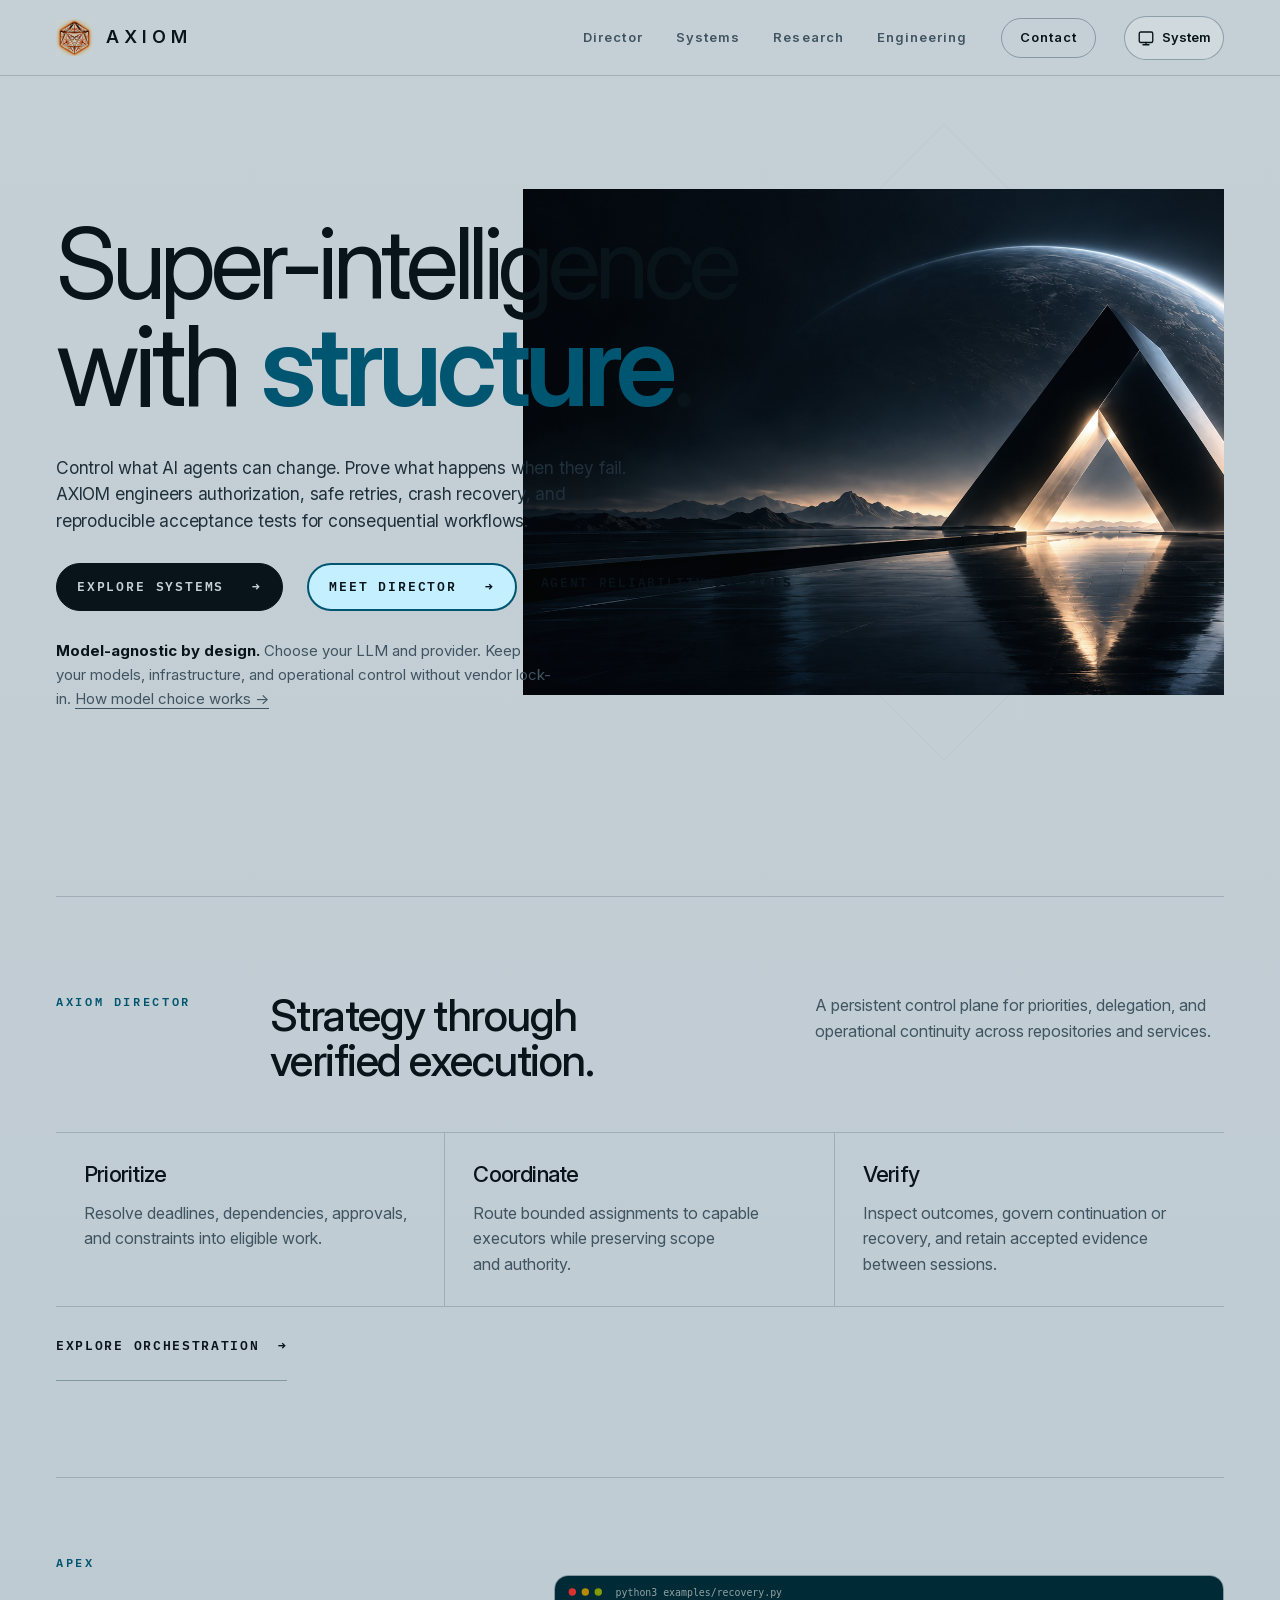
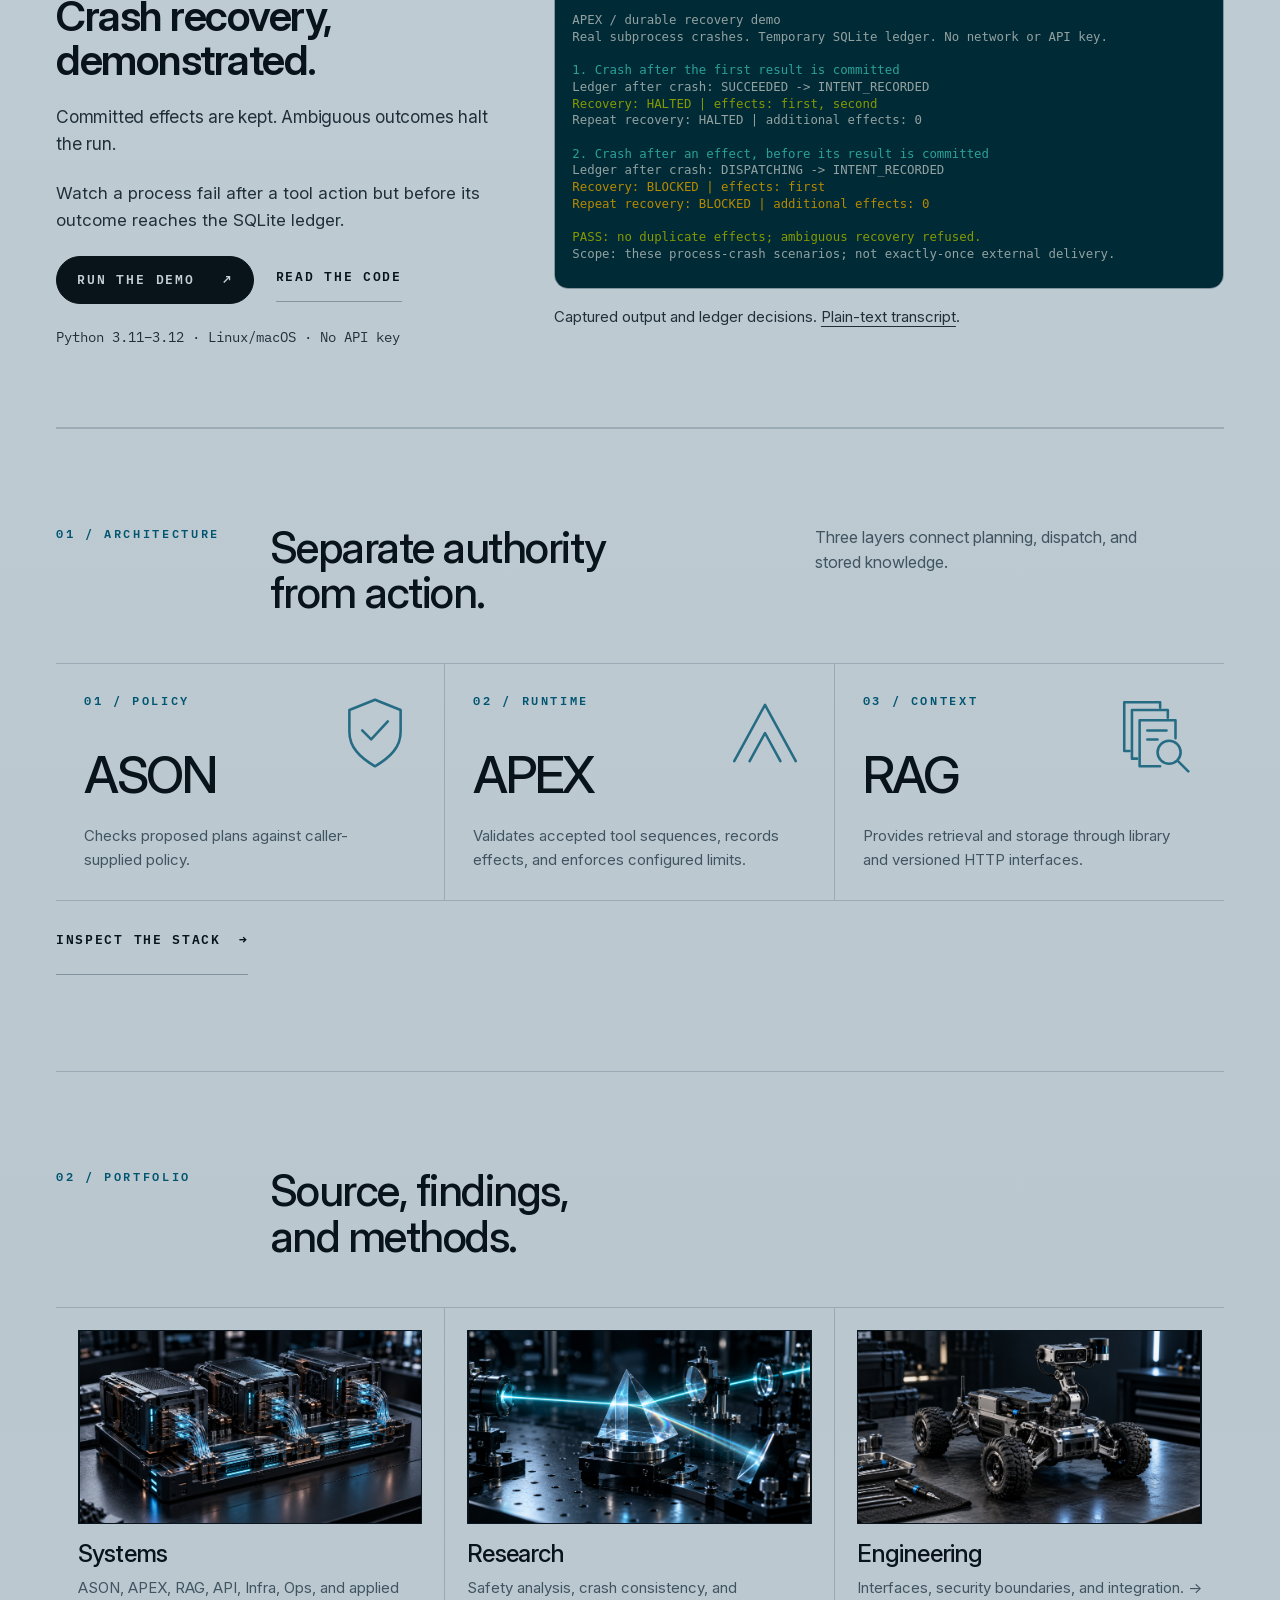
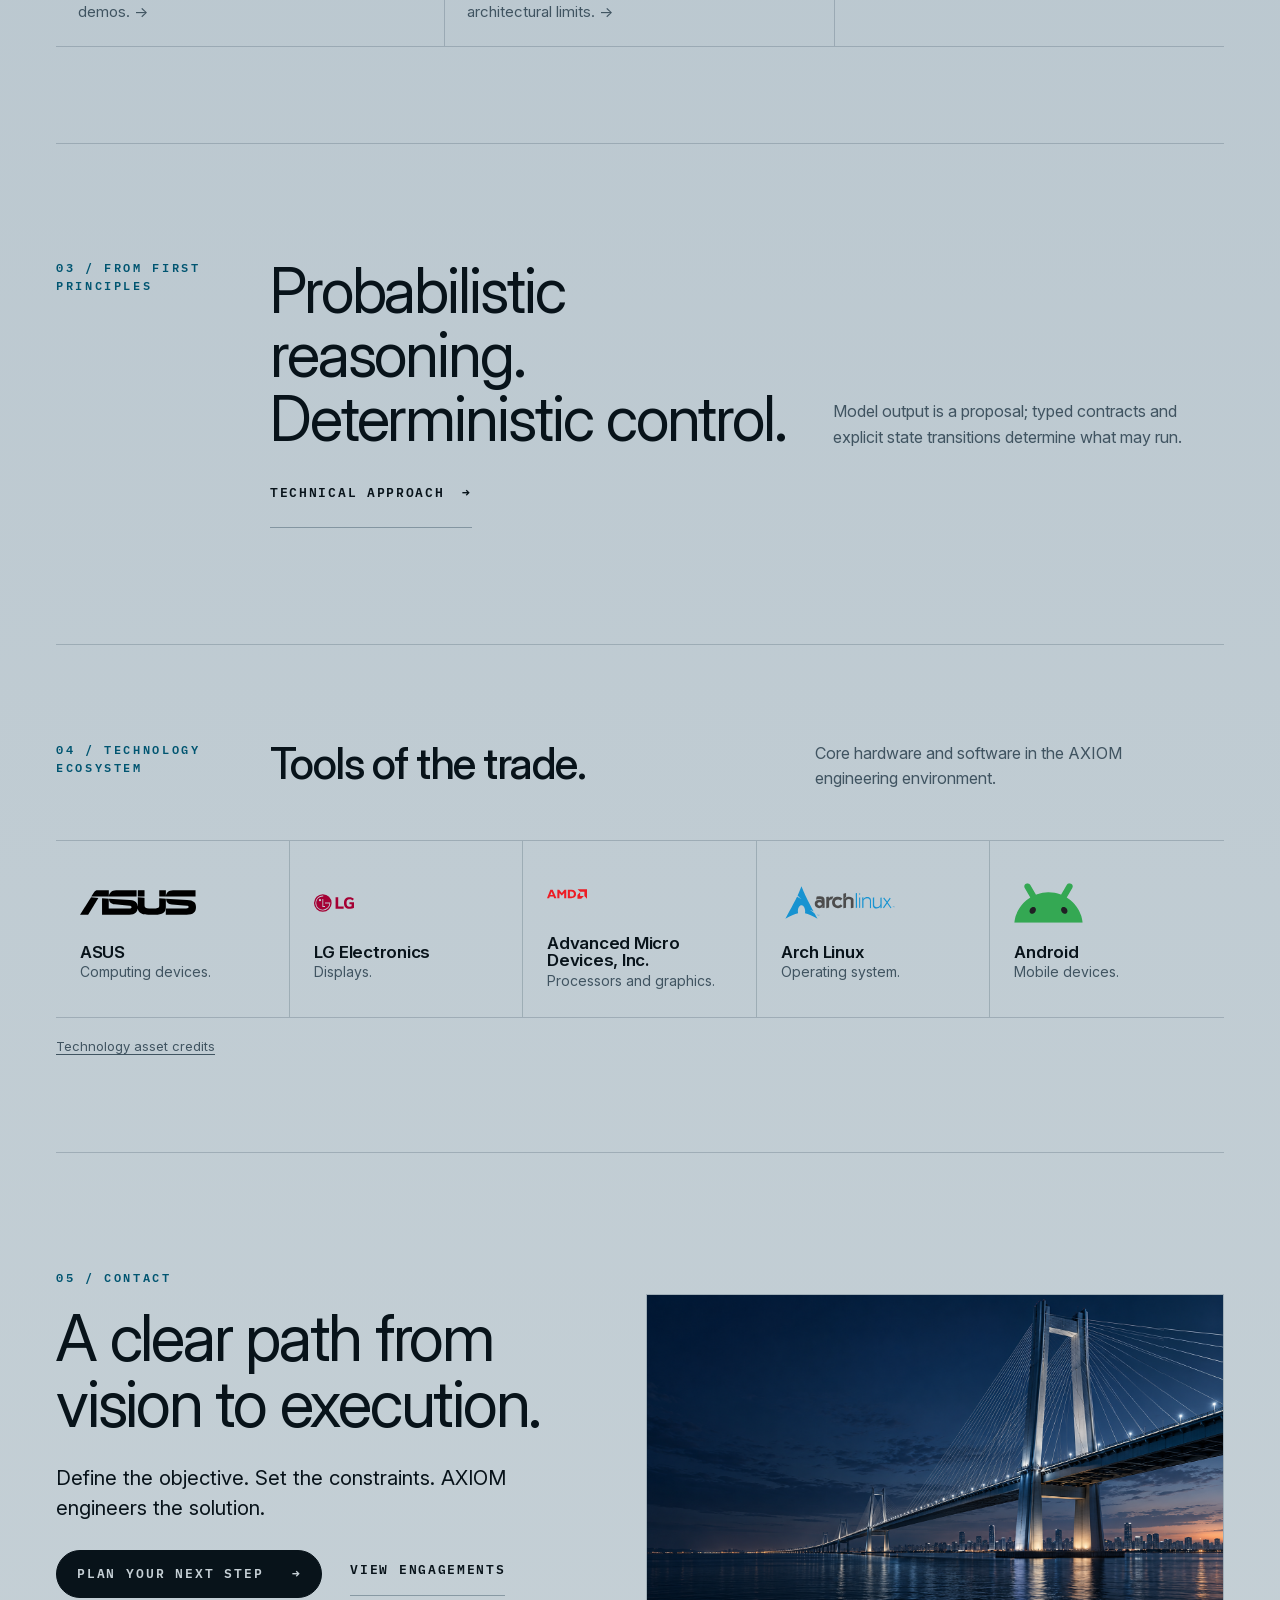
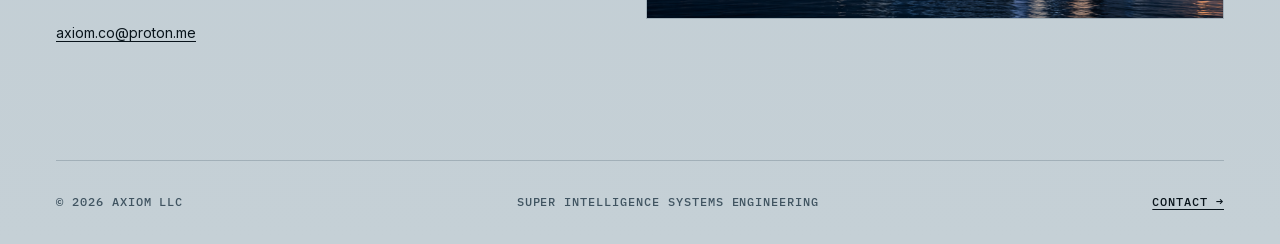
<file: index.html>
<!doctype html>
<html lang="en">
<head>
  <meta charset="utf-8">
  <meta name="viewport" content="width=device-width, initial-scale=1">
  <meta name="color-scheme" content="light dark">
  <meta name="theme-color" content="#c5d0d6">
  <title>SI Systems Engineering &amp; Agent Reliability — AXIOM LLC</title>
  <meta name="description" content="Production AI-agent reliability engineering: authorization, safe retries, crash recovery, and reproducible acceptance tests for consequential workflows. Explore AXIOM systems and engagements.">
  <link rel="icon" type="image/svg+xml" href="favicon.svg"><link rel="icon" type="image/png" sizes="32x32" href="assets/brand/axiom-mark-32.png"><link rel="apple-touch-icon" sizes="180x180" href="assets/brand/axiom-mark-180.png"><link rel="manifest" href="site.webmanifest">
  <script>(()=>{try{const m=localStorage.getItem("axiom-theme");if(m==="light"||m==="dark")document.documentElement.dataset.theme=m;}catch(_){}})();</script>
  <link rel="stylesheet" href="styles.css">
  <link rel="canonical" href="https://axiom-llc.github.io/">
  <meta property="og:type" content="website">
  <meta property="og:site_name" content="AXIOM LLC">
  <meta property="og:title" content="SI Systems Engineering &amp; Agent Reliability — AXIOM LLC">
  <meta property="og:description" content="Production AI-agent reliability engineering: authorization, safe retries, crash recovery, and reproducible acceptance tests for consequential workflows. Explore AXIOM systems and engagements.">
  <meta property="og:url" content="https://axiom-llc.github.io/">
  <meta property="og:image" content="https://axiom-llc.github.io/assets/visual/hero-axiom.png">
  <meta property="og:image:width" content="1672">
  <meta property="og:image:height" content="941">
  <meta property="og:image:alt" content="AXIOM structural artwork">
  <meta name="twitter:card" content="summary_large_image">
  <meta name="twitter:title" content="SI Systems Engineering &amp; Agent Reliability — AXIOM LLC">
  <meta name="twitter:description" content="Production AI-agent reliability engineering: authorization, safe retries, crash recovery, and reproducible acceptance tests for consequential workflows. Explore AXIOM systems and engagements.">
  <meta name="twitter:image" content="https://axiom-llc.github.io/assets/visual/hero-axiom.png">
  <meta name="twitter:image:alt" content="AXIOM structural artwork">
  <script type="application/ld+json">{"@context":"https://schema.org","@graph":[{"@type":"Organization","@id":"https://axiom-llc.github.io/#organization","name":"AXIOM LLC","url":"https://axiom-llc.github.io/","logo":"https://axiom-llc.github.io/assets/brand/axiom-mark-512.png","email":"axiom.co@proton.me","sameAs":["https://github.com/axiom-llc"]},{"@type":"WebSite","@id":"https://axiom-llc.github.io/#website","url":"https://axiom-llc.github.io/","name":"AXIOM LLC","publisher":{"@id":"https://axiom-llc.github.io/#organization"},"inLanguage":"en"},{"@type":"WebPage","@id":"https://axiom-llc.github.io/#webpage","url":"https://axiom-llc.github.io/","name":"SI Systems Engineering & Agent Reliability — AXIOM LLC","description":"Production AI-agent reliability engineering: authorization, safe retries, crash recovery, and reproducible acceptance tests for consequential workflows. Explore AXIOM systems and engagements.","inLanguage":"en","isPartOf":{"@id":"https://axiom-llc.github.io/#website"},"publisher":{"@id":"https://axiom-llc.github.io/#organization"}}]}</script>
</head>
<body>
  <a class="skip-link" href="#main">Skip to content</a>
  <header class="site-header wrap">
    <a class="brand" href="./" aria-label="AXIOM LLC home"><img src="assets/brand/axiom-mark-64.png" width="37" height="37" srcset="assets/brand/axiom-mark-64.png 1x, assets/brand/axiom-mark-128.png 2x" alt=""><span>AXIOM</span></a>
    <button class="nav-toggle" type="button" data-nav-toggle aria-expanded="false" aria-label="Toggle navigation"><span aria-hidden="true"></span><span aria-hidden="true"></span><span aria-hidden="true"></span></button>
    <nav aria-label="Main navigation"><a href="director/">Director</a><a href="systems/">Systems</a><a href="research/">Research</a><a href="engineering/">Engineering</a><a href="contact/">Contact</a></nav>
    <button class="theme-toggle" type="button" data-theme-toggle data-mode="system" aria-label="Theme: System. Activate for Light." title="Theme: System">
      <svg class="theme-icon theme-icon-system" viewBox="0 0 24 24" fill="none" stroke="currentColor" stroke-width="1.8" stroke-linecap="round" stroke-linejoin="round" aria-hidden="true" focusable="false"><rect x="3" y="4" width="18" height="14" rx="2"/><path d="M8 21h8M12 18v3"/></svg>
      <svg class="theme-icon theme-icon-light" viewBox="0 0 24 24" fill="none" stroke="currentColor" stroke-width="1.8" stroke-linecap="round" stroke-linejoin="round" aria-hidden="true" focusable="false"><circle cx="12" cy="12" r="4"/><path d="M12 2v2M12 20v2M4.93 4.93l1.42 1.42m11.3 11.3 1.42 1.42M2 12h2m16 0h2M4.93 19.07l1.42-1.42m11.3-11.3 1.42-1.42"/></svg>
      <svg class="theme-icon theme-icon-dark" viewBox="0 0 24 24" fill="none" stroke="currentColor" stroke-width="1.8" stroke-linecap="round" stroke-linejoin="round" aria-hidden="true" focusable="false"><path d="M20.5 14.5A9 9 0 0 1 9.5 3.5 9 9 0 1 0 20.5 14.5Z"/></svg>
      <span data-theme-label>System</span>
    </button>
  </header>
  <main id="main">
    <section class="home-hero wrap" aria-labelledby="hero-title">
      <div class="hero-copy">
        <h1 id="hero-title"><span class="hero-term">Super-intelligence</span><br> <span class="hero-second">with <span class="hero-accent">structure</span>.</span></h1>
        <div class="hero-bottom">
          <p class="lede">Control what AI agents can change. Prove what happens when they fail. AXIOM engineers authorization, safe retries, crash recovery, and reproducible acceptance tests for consequential workflows.</p>
          <div class="actions"><a class="button" href="systems/">Explore systems <span aria-hidden="true">→</span></a><a class="button director-cta" href="director/">Meet Director <span aria-hidden="true">→</span></a><a class="quiet-link" href="engagements/reliability-control-sprint/">Agent Reliability Packages</a></div>
          <p class="model-choice"><strong>Model-agnostic by design.</strong> Choose your LLM and provider. Keep your models, infrastructure, and operational control without vendor lock-in. <a href="systems/#model-choice">How model choice works →</a></p>
        </div>
      </div>
      <div class="hero-geometry" aria-hidden="true"><img src="assets/visual/hero-axiom.png" width="1672" height="941" alt="" fetchpriority="high" decoding="async"></div>
    </section>

    <section class="section wrap director-feature" aria-labelledby="director-title">
      <div class="section-intro">
        <p class="eyebrow">AXIOM Director</p>
        <h2 id="director-title">Strategy through verified execution.</h2>
        <p>A persistent control plane for priorities, delegation, and operational continuity across repositories and services.</p>
      </div>
      <div class="director-capabilities">
        <article><h3>Prioritize</h3><p>Resolve deadlines, dependencies, approvals, and constraints into eligible work.</p></article>
        <article><h3>Coordinate</h3><p>Route bounded assignments to capable executors while preserving scope and authority.</p></article>
        <article><h3>Verify</h3><p>Inspect outcomes, govern continuation or recovery, and retain accepted evidence between sessions.</p></article>
      </div>
      <a class="section-link" href="director/">Explore orchestration <span aria-hidden="true">→</span></a>
    </section>

    <section class="featured-demo wrap" aria-labelledby="apex-demo-title">
      <div class="featured-demo-copy">
        <p class="eyebrow">APEX</p>
        <h2 id="apex-demo-title">Crash recovery, demonstrated.</h2>
        <p class="lede">Committed effects are kept. Ambiguous outcomes halt the run.</p>
        <p>Watch a process fail after a tool action but before its outcome reaches the SQLite ledger.</p>
        <div class="actions">
          <a class="button" href="https://github.com/axiom-llc/axiom-apex#try-the-recovery-demo">Run the demo <span aria-hidden="true">↗</span></a>
          <a class="quiet-link" href="https://github.com/axiom-llc/axiom-apex/blob/b879681f8e51e7e6fe31c9d6fffa770da00298e8/examples/recovery.py">Read the code</a>
        </div>
        <p class="demo-requirements">Python 3.11–3.12 · Linux/macOS · No API key</p>
      </div>
      <figure class="featured-demo-figure">
        <a href="assets/demos/apex-recovery.svg" aria-label="Open the full-size APEX recovery transcript">
          <img src="assets/demos/apex-recovery.svg" width="1080" height="505" alt="Two failure cases: a committed result allows safe continuation; an ambiguous outcome stops the run. Further attempts add zero effects." loading="lazy">
        </a>
        <figcaption>Captured output and ledger decisions. <a href="https://github.com/axiom-llc/axiom-apex/blob/b879681f8e51e7e6fe31c9d6fffa770da00298e8/docs/assets/recovery.txt">Plain-text transcript</a>.</figcaption>
      </figure>
    </section>

    <section class="section wrap" aria-labelledby="core-title">
      <div class="section-intro"><p class="eyebrow">01 / Architecture</p><h2 id="core-title">Separate authority from action.</h2><p>Three layers connect planning, dispatch, and stored knowledge.</p></div>
      <div class="core-grid">
        <article><p class="index">01 / Policy</p><span class="system-glyph glyph-policy" aria-hidden="true"><svg xmlns="http://www.w3.org/2000/svg" viewBox="0 0 64 64" fill="none" stroke="currentColor" stroke-width="2" stroke-linecap="round" stroke-linejoin="round" focusable="false"><path d="M32 6 52 14v17c0 12-8 20-20 27C20 51 12 43 12 31V14Z"/><path d="m22 30 7 7 13-14"/></svg></span><h3>ASON</h3><p>Checks proposed plans against caller-supplied policy.</p></article>
        <article><p class="index">02 / Runtime</p><span class="system-glyph glyph-runtime" aria-hidden="true"><svg xmlns="http://www.w3.org/2000/svg" viewBox="0 0 64 64" fill="none" stroke="currentColor" stroke-width="2" stroke-linecap="round" stroke-linejoin="round" focusable="false"><path d="M8 54 32 10 56 54"/><path d="M20 54 32 32 44 54"/></svg></span><h3>APEX</h3><p>Validates accepted tool sequences, records effects, and enforces configured limits.</p></article>
        <article><p class="index">03 / Context</p><span class="system-glyph glyph-context" aria-hidden="true"><svg xmlns="http://www.w3.org/2000/svg" viewBox="0 0 64 64" fill="none" stroke="currentColor" stroke-width="2" stroke-linecap="round" stroke-linejoin="round" focusable="false"><path d="M12 46H8V8h28v4M18 52h-4V14h28v6"/><path d="M20 22h28v14M20 22v36h16M26 30h15M26 37h8"/><circle cx="43" cy="47" r="9"/><path d="m50 54 8 8"/></svg></span><h3>RAG</h3><p>Provides retrieval and storage through library and versioned HTTP interfaces.</p></article>
      </div>
      <a class="section-link" href="systems/">Inspect the stack <span aria-hidden="true">→</span></a>
    </section>

    <section class="section wrap" aria-labelledby="evidence-title">
      <div class="section-intro"><p class="eyebrow">02 / Portfolio</p><h2 id="evidence-title">Source, findings, and methods.</h2></div>
      <div class="evidence-panels">
        <a class="evidence-panel" href="systems/"><span class="evidence-visual visual-systems" aria-hidden="true"><img src="assets/visual/systems-earth.png" width="1672" height="941" alt="" loading="lazy"></span><h3>Systems</h3><p>ASON, APEX, RAG, API, Infra, Ops, and applied demos. <span aria-hidden="true">→</span></p></a>
        <a class="evidence-panel" href="research/"><span class="evidence-visual visual-research" aria-hidden="true"><img src="assets/visual/research-wave.png" width="1672" height="941" alt="" loading="lazy"></span><h3>Research</h3><p>Safety analysis, crash consistency, and architectural limits. <span aria-hidden="true">→</span></p></a>
        <a class="evidence-panel" href="engineering/"><span class="evidence-visual visual-engineering" aria-hidden="true"><img src="assets/visual/engineering-hall.png" width="1672" height="941" alt="" loading="lazy"></span><h3>Engineering</h3><p>Interfaces, security boundaries, and integration. <span aria-hidden="true">→</span></p></a>
      </div>
    </section>

    <section class="principle wrap" aria-labelledby="principle-title">
      <p class="eyebrow">03 / From first principles</p><h2 id="principle-title">Probabilistic reasoning.<br>Deterministic control.</h2>
      <p>Model output is a proposal; typed contracts and explicit state transitions determine what may run.</p>
      <a class="section-link" href="engineering/">Technical approach <span aria-hidden="true">→</span></a>
    </section>

    <section class="section wrap" aria-labelledby="ecosystem-title">
      <div class="section-intro"><p class="eyebrow">04 / Technology ecosystem</p><h2 id="ecosystem-title">Tools of the trade.</h2><p>Core hardware and software in the AXIOM engineering environment.</p></div>
      <div class="ecosystem-grid" role="list">
        <article class="ecosystem-card" role="listitem"><div class="ecosystem-logo"><img src="assets/technology/ecosystem/asus.svg" alt="ASUS logo" width="160" height="80" loading="lazy"></div><div><h3>ASUS</h3><p>Computing devices.</p></div></article>
        <article class="ecosystem-card" role="listitem"><div class="ecosystem-logo"><img src="assets/technology/ecosystem/lg.svg" alt="LG logo" width="160" height="80" loading="lazy"></div><div><h3>LG Electronics</h3><p>Displays.</p></div></article>
        <article class="ecosystem-card" role="listitem"><div class="ecosystem-logo"><img src="assets/technology/ecosystem/amd.svg" alt="AMD logo" width="160" height="80" loading="lazy"></div><div><h3>Advanced Micro Devices, Inc.</h3><p>Processors and graphics.</p></div></article>
        <article class="ecosystem-card" role="listitem"><div class="ecosystem-logo"><img src="assets/technology/ecosystem/arch-linux.svg" alt="Arch Linux logo" width="160" height="80" loading="lazy"></div><div><h3>Arch Linux</h3><p>Operating system.</p></div></article>
        <article class="ecosystem-card" role="listitem"><div class="ecosystem-logo"><img src="assets/technology/ecosystem/android.svg" alt="Android robot logo" width="160" height="80" loading="lazy"></div><div><h3>Android</h3><p>Mobile devices.</p></div></article>
      </div>
      <p class="ecosystem-attribution"><a href="assets/technology/ecosystem/SOURCES.md">Technology asset credits</a></p>
    </section>

    <section class="home-contact wrap" aria-labelledby="contact-title">
      <div class="home-contact-main">
        <p class="eyebrow">05 / Contact</p>
        <h2 id="contact-title">A clear path from vision to execution.</h2>
        <p class="home-contact-lede">Define the objective. Set the constraints. AXIOM engineers the solution.</p>
        <div class="actions">
          <a class="button" href="contact/">Plan your next step <span aria-hidden="true">→</span></a>
          <a class="quiet-link" href="engagements/">View engagements</a>
        </div>
        <p class="home-contact-direct"><a href="mailto:axiom.co@proton.me">axiom.co@proton.me</a></p>
      </div>
      <img class="home-contact-visual" src="assets/visual/closing-valley.png" width="1672" height="941" alt="" loading="lazy">
    </section>
  </main>
  <footer class="site-footer wrap"><p>© 2026 AXIOM LLC</p><p>Super intelligence systems engineering</p><a href="contact/">Contact <span aria-hidden="true">→</span></a></footer>
  <script src="theme.js" defer></script>
</body>
</html>
</file>
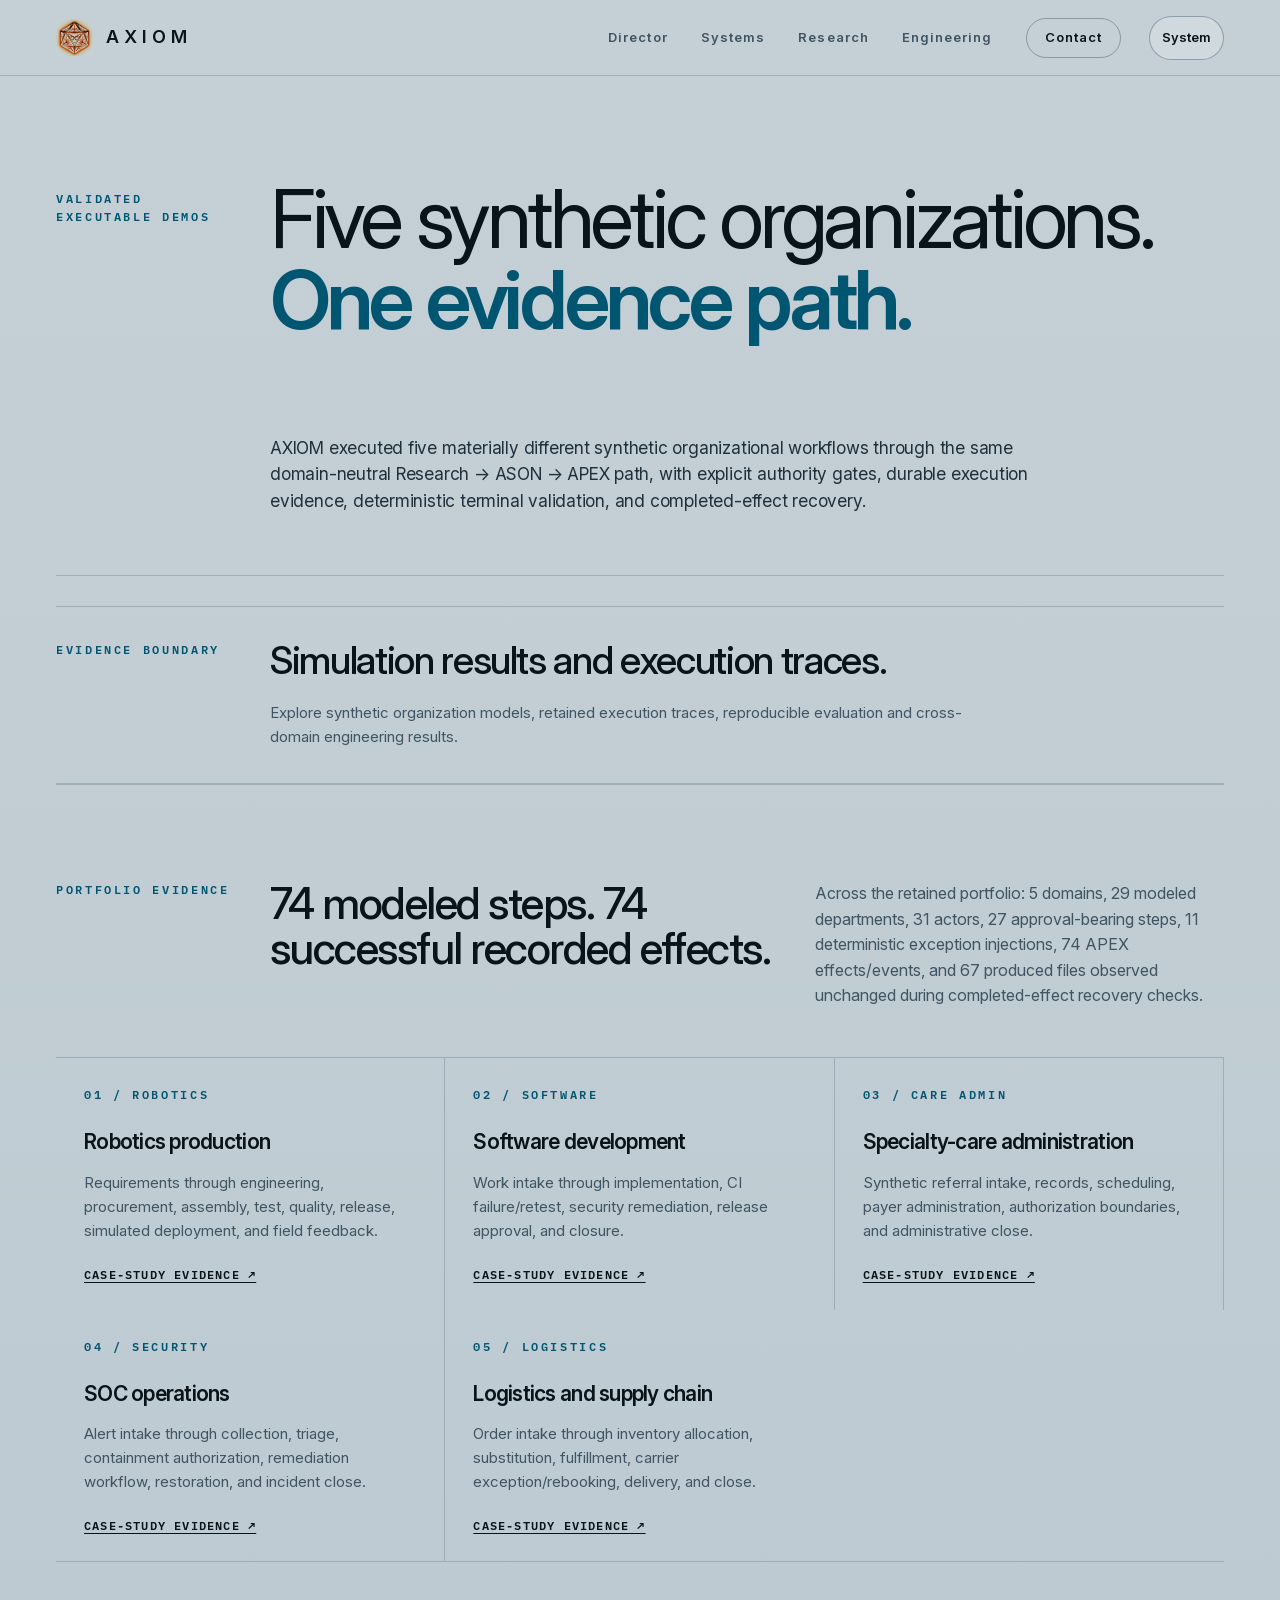
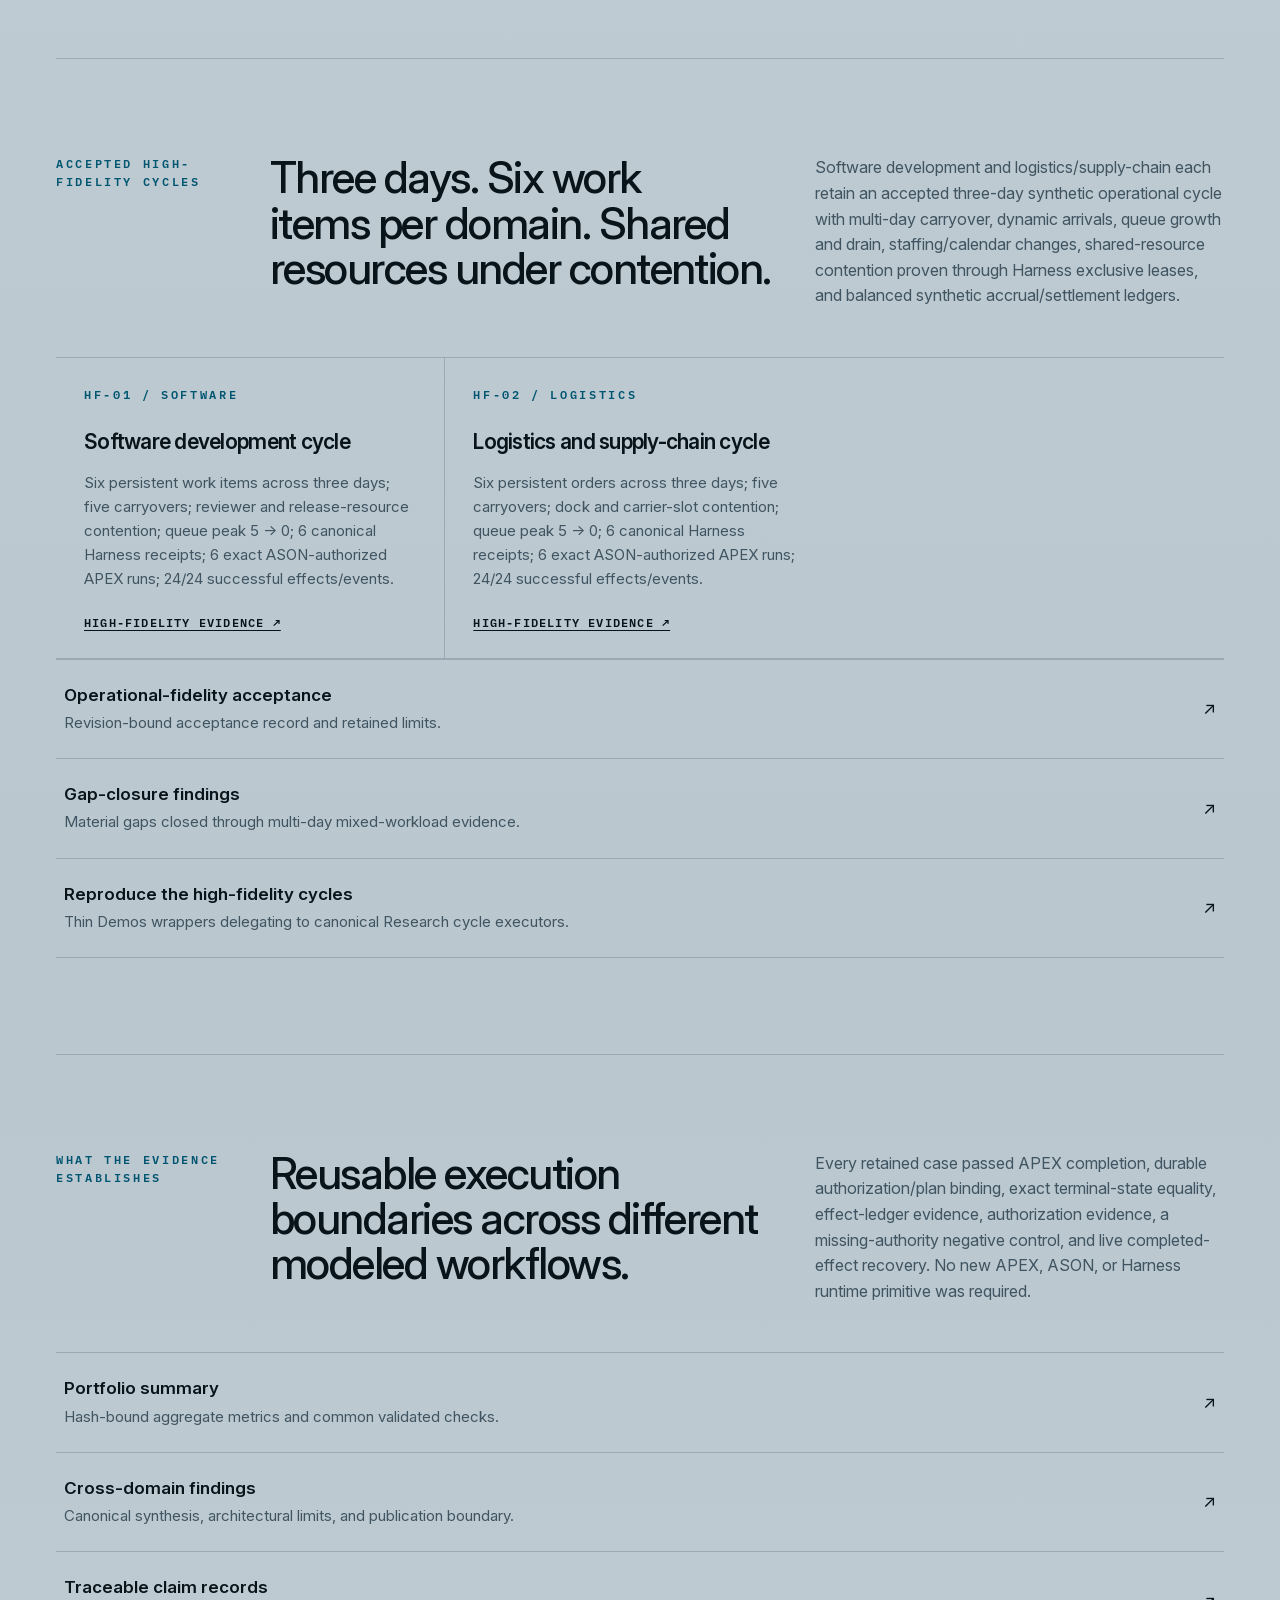
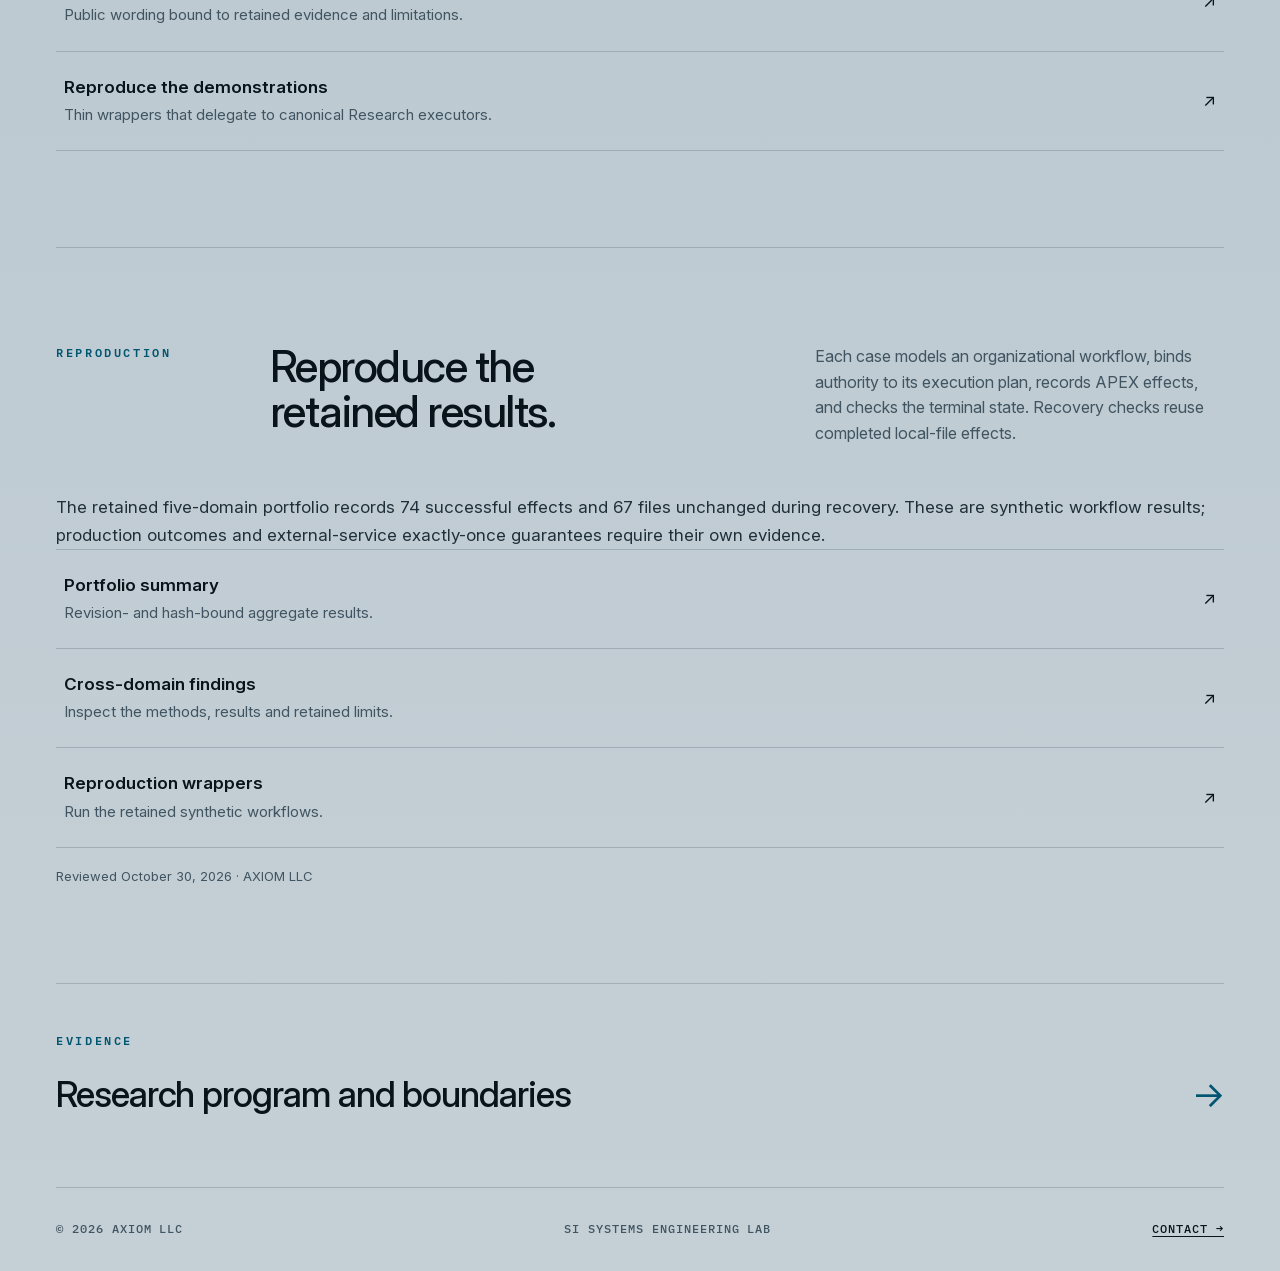
<file: case-studies/index.html>
<!doctype html>
<html lang="en">
<head>
  <meta charset="utf-8"><meta name="viewport" content="width=device-width, initial-scale=1"><meta name="color-scheme" content="light dark"><meta name="theme-color" content="#c5d0d6">
  <title>Agent Orchestration Case Studies — AXIOM LLC</title><meta name="description" content="Explore five synthetic organizational workflows with recorded execution effects, explicit authority gates and reproducible recovery evidence across AXIOM systems.">
  <link rel="icon" type="image/svg+xml" href="../favicon.svg"><link rel="icon" type="image/png" sizes="32x32" href="../assets/brand/axiom-mark-32.png"><link rel="apple-touch-icon" sizes="180x180" href="../assets/brand/axiom-mark-180.png"><link rel="manifest" href="../site.webmanifest"><script>(()=>{try{const m=localStorage.getItem("axiom-theme");if(m==="light"||m==="dark")document.documentElement.dataset.theme=m;}catch(_){}})();</script><link rel="stylesheet" href="../styles.css">
  <link rel="canonical" href="https://axiom-llc.github.io/case-studies/">
  <meta property="og:type" content="website">
  <meta property="og:site_name" content="AXIOM LLC">
  <meta property="og:title" content="Agent Orchestration Case Studies — AXIOM LLC">
  <meta property="og:description" content="Explore five synthetic organizational workflows with recorded execution effects, explicit authority gates and reproducible recovery evidence across AXIOM systems.">
  <meta property="og:url" content="https://axiom-llc.github.io/case-studies/">
  <meta property="og:image" content="https://axiom-llc.github.io/assets/visual/hero-axiom.png">
  <meta property="og:image:width" content="1672">
  <meta property="og:image:height" content="941">
  <meta property="og:image:alt" content="AXIOM structural artwork">
  <meta name="twitter:card" content="summary_large_image">
  <meta name="twitter:title" content="Agent Orchestration Case Studies — AXIOM LLC">
  <meta name="twitter:description" content="Explore five synthetic organizational workflows with recorded execution effects, explicit authority gates and reproducible recovery evidence across AXIOM systems.">
  <meta name="twitter:image" content="https://axiom-llc.github.io/assets/visual/hero-axiom.png">
  <meta name="twitter:image:alt" content="AXIOM structural artwork">
  <script type="application/ld+json">{"@context":"https://schema.org","@graph":[{"@type":"WebPage","@id":"https://axiom-llc.github.io/case-studies/#webpage","url":"https://axiom-llc.github.io/case-studies/","name":"Agent Orchestration Case Studies — AXIOM LLC","description":"Explore five synthetic organizational workflows with recorded execution effects, explicit authority gates and reproducible recovery evidence across AXIOM systems.","inLanguage":"en","isPartOf":{"@id":"https://axiom-llc.github.io/#website"},"publisher":{"@id":"https://axiom-llc.github.io/#organization"},"breadcrumb":{"@id":"https://axiom-llc.github.io/case-studies/#breadcrumbs"}},{"@type":"BreadcrumbList","@id":"https://axiom-llc.github.io/case-studies/#breadcrumbs","itemListElement":[{"@type":"ListItem","position":1,"name":"Home","item":"https://axiom-llc.github.io/"},{"@type":"ListItem","position":2,"name":"Case studies","item":"https://axiom-llc.github.io/case-studies/"}]}]}</script>
</head>
<body>
  <a class="skip-link" href="#main">Skip to content</a>
  <header class="site-header wrap"><a class="brand" href="../" aria-label="AXIOM LLC home"><img src="../assets/brand/axiom-mark-64.png" width="37" height="37" srcset="../assets/brand/axiom-mark-64.png 1x, ../assets/brand/axiom-mark-128.png 2x" alt=""><span>AXIOM</span></a><button class="nav-toggle" type="button" data-nav-toggle aria-expanded="false" aria-label="Toggle navigation"><span aria-hidden="true"></span><span aria-hidden="true"></span><span aria-hidden="true"></span></button><nav aria-label="Main navigation"><a href="../director/">Director</a><a href="../systems/">Systems</a><a href="../research/">Research</a><a href="../engineering/">Engineering</a><a href="../contact/">Contact</a></nav><button class="theme-toggle" type="button" data-theme-toggle aria-label="Theme: system"><span data-theme-label aria-hidden="true">◐</span><span class="sr-only">Change theme</span></button></header>
  <main id="main">
    <header class="page-hero wrap"><p class="eyebrow">Validated executable demos</p><h1>Five synthetic organizations.<br><span class="hero-accent">One evidence path.</span></h1><p class="lede">AXIOM executed five materially different synthetic organizational workflows through the same domain-neutral Research → ASON → APEX path, with explicit authority gates, durable execution evidence, deterministic terminal validation, and completed-effect recovery.</p></header>
    <aside class="evidence-boundary wrap" aria-labelledby="boundary-title"><p class="eyebrow">Evidence boundary</p><div><h2 id="boundary-title">Simulation results and execution traces.</h2><p>Explore synthetic organization models, retained execution traces, reproducible evaluation and cross-domain engineering results.</p></div></aside>
    <section class="section wrap" aria-labelledby="portfolio-title">
      <div class="section-intro"><p class="eyebrow">Portfolio evidence</p><h2 id="portfolio-title">74 modeled steps. 74 successful recorded effects.</h2><p>Across the retained portfolio: 5 domains, 29 modeled departments, 31 actors, 27 approval-bearing steps, 11 deterministic exception injections, 74 APEX effects/events, and 67 produced files observed unchanged during completed-effect recovery checks.</p></div>
      <div class="agenda">
        <article><span class="index">01 / Robotics</span><h3>Robotics production</h3><p>Requirements through engineering, procurement, assembly, test, quality, release, simulated deployment, and field feedback.</p><a href="https://github.com/axiom-llc/axiom-research/blob/main/simulations/case-studies/robotics-production.md">Case-study evidence ↗</a></article>
        <article><span class="index">02 / Software</span><h3>Software development</h3><p>Work intake through implementation, CI failure/retest, security remediation, release approval, and closure.</p><a href="https://github.com/axiom-llc/axiom-research/blob/main/simulations/case-studies/software-development.md">Case-study evidence ↗</a></article>
        <article><span class="index">03 / Care admin</span><h3>Specialty-care administration</h3><p>Synthetic referral intake, records, scheduling, payer administration, authorization boundaries, and administrative close.</p><a href="https://github.com/axiom-llc/axiom-research/blob/main/simulations/case-studies/specialty-care-administration.md">Case-study evidence ↗</a></article>
        <article><span class="index">04 / Security</span><h3>SOC operations</h3><p>Alert intake through collection, triage, containment authorization, remediation workflow, restoration, and incident close.</p><a href="https://github.com/axiom-llc/axiom-research/blob/main/simulations/case-studies/soc-operations.md">Case-study evidence ↗</a></article>
        <article><span class="index">05 / Logistics</span><h3>Logistics and supply chain</h3><p>Order intake through inventory allocation, substitution, fulfillment, carrier exception/rebooking, delivery, and close.</p><a href="https://github.com/axiom-llc/axiom-research/blob/main/simulations/case-studies/logistics-supply-chain.md">Case-study evidence ↗</a></article>
      </div>
    </section>
    <section class="section wrap" aria-labelledby="high-fidelity-title">
      <div class="section-intro"><p class="eyebrow">Accepted high-fidelity cycles</p><h2 id="high-fidelity-title">Three days. Six work items per domain. Shared resources under contention.</h2><p>Software development and logistics/supply-chain each retain an accepted three-day synthetic operational cycle with multi-day carryover, dynamic arrivals, queue growth and drain, staffing/calendar changes, shared-resource contention proven through Harness exclusive leases, and balanced synthetic accrual/settlement ledgers.</p></div>
      <div class="agenda">
        <article><span class="index">HF-01 / Software</span><h3>Software development cycle</h3><p>Six persistent work items across three days; five carryovers; reviewer and release-resource contention; queue peak 5 → 0; 6 canonical Harness receipts; 6 exact ASON-authorized APEX runs; 24/24 successful effects/events.</p><a href="https://github.com/axiom-llc/axiom-research/blob/main/simulations/case-studies/software-development.md">High-fidelity evidence ↗</a></article>
        <article><span class="index">HF-02 / Logistics</span><h3>Logistics and supply-chain cycle</h3><p>Six persistent orders across three days; five carryovers; dock and carrier-slot contention; queue peak 5 → 0; 6 canonical Harness receipts; 6 exact ASON-authorized APEX runs; 24/24 successful effects/events.</p><a href="https://github.com/axiom-llc/axiom-research/blob/main/simulations/case-studies/logistics-supply-chain.md">High-fidelity evidence ↗</a></article>
      </div>
      <div class="artifact-list">
        <a href="https://github.com/axiom-llc/axiom-research/blob/main/simulations/operational-fidelity/portfolio-acceptance.json"><span><strong>Operational-fidelity acceptance</strong><small>Revision-bound acceptance record and retained limits.</small></span><b aria-hidden="true">↗</b></a>
        <a href="https://github.com/axiom-llc/axiom-research/blob/main/simulations/operational-fidelity/gap-closure-findings.md"><span><strong>Gap-closure findings</strong><small>Material gaps closed through multi-day mixed-workload evidence.</small></span><b aria-hidden="true">↗</b></a>
        <a href="https://github.com/axiom-llc/axiom-demos/tree/main/organizational-simulations/high-fidelity"><span><strong>Reproduce the high-fidelity cycles</strong><small>Thin Demos wrappers delegating to canonical Research cycle executors.</small></span><b aria-hidden="true">↗</b></a>
      </div>
    </section>
    <section class="section wrap" aria-labelledby="establish-title">
      <div class="section-intro"><p class="eyebrow">What the evidence establishes</p><h2 id="establish-title">Reusable execution boundaries across different modeled workflows.</h2><p>Every retained case passed APEX completion, durable authorization/plan binding, exact terminal-state equality, effect-ledger evidence, authorization evidence, a missing-authority negative control, and live completed-effect recovery. No new APEX, ASON, or Harness runtime primitive was required.</p></div>
      <div class="artifact-list">
        <a href="https://github.com/axiom-llc/axiom-research/blob/main/simulations/portfolio-summary.json"><span><strong>Portfolio summary</strong><small>Hash-bound aggregate metrics and common validated checks.</small></span><b aria-hidden="true">↗</b></a>
        <a href="https://github.com/axiom-llc/axiom-research/blob/main/simulations/cross-domain-findings.md"><span><strong>Cross-domain findings</strong><small>Canonical synthesis, architectural limits, and publication boundary.</small></span><b aria-hidden="true">↗</b></a>
        <a href="https://github.com/axiom-llc/axiom-research/tree/main/simulations/claims"><span><strong>Traceable claim records</strong><small>Public wording bound to retained evidence and limitations.</small></span><b aria-hidden="true">↗</b></a>
        <a href="https://github.com/axiom-llc/axiom-demos/tree/main/organizational-simulations"><span><strong>Reproduce the demonstrations</strong><small>Thin wrappers that delegate to canonical Research executors.</small></span><b aria-hidden="true">↗</b></a>
      </div>
    </section>
    <section class="section wrap" aria-labelledby="reproduce-title">
      <div class="section-intro"><p class="eyebrow">Reproduction</p><h2 id="reproduce-title">Reproduce the retained results.</h2><p>Each case models an organizational workflow, binds authority to its execution plan, records APEX effects, and checks the terminal state. Recovery checks reuse completed local-file effects.</p></div>
      <p>The retained five-domain portfolio records 74 successful effects and 67 files unchanged during recovery. These are synthetic workflow results; production outcomes and external-service exactly-once guarantees require their own evidence.</p>
      <div class="artifact-list">
        <a href="https://github.com/axiom-llc/axiom-research/blob/main/simulations/portfolio-summary.json"><span><strong>Portfolio summary</strong><small>Revision- and hash-bound aggregate results.</small></span><b aria-hidden="true">↗</b></a>
        <a href="https://github.com/axiom-llc/axiom-research/blob/main/simulations/cross-domain-findings.md"><span><strong>Cross-domain findings</strong><small>Inspect the methods, results and retained limits.</small></span><b aria-hidden="true">↗</b></a>
        <a href="https://github.com/axiom-llc/axiom-demos/tree/main/organizational-simulations"><span><strong>Reproduction wrappers</strong><small>Run the retained synthetic workflows.</small></span><b aria-hidden="true">↗</b></a>
      </div>
      <p class="ecosystem-attribution">Reviewed October 30, 2026 · AXIOM LLC</p>
    </section>
    <section class="next-page wrap"><p class="eyebrow">Evidence</p><a href="../research/"><span>Research program and boundaries</span><b aria-hidden="true">→</b></a></section>
  </main>
  <footer class="site-footer wrap"><p>© 2026 AXIOM LLC</p><p>SI systems engineering lab</p><a href="../contact/">Contact <span aria-hidden="true">→</span></a></footer>
  <script src="../theme.js" defer></script>
</body>
</html>
</file>
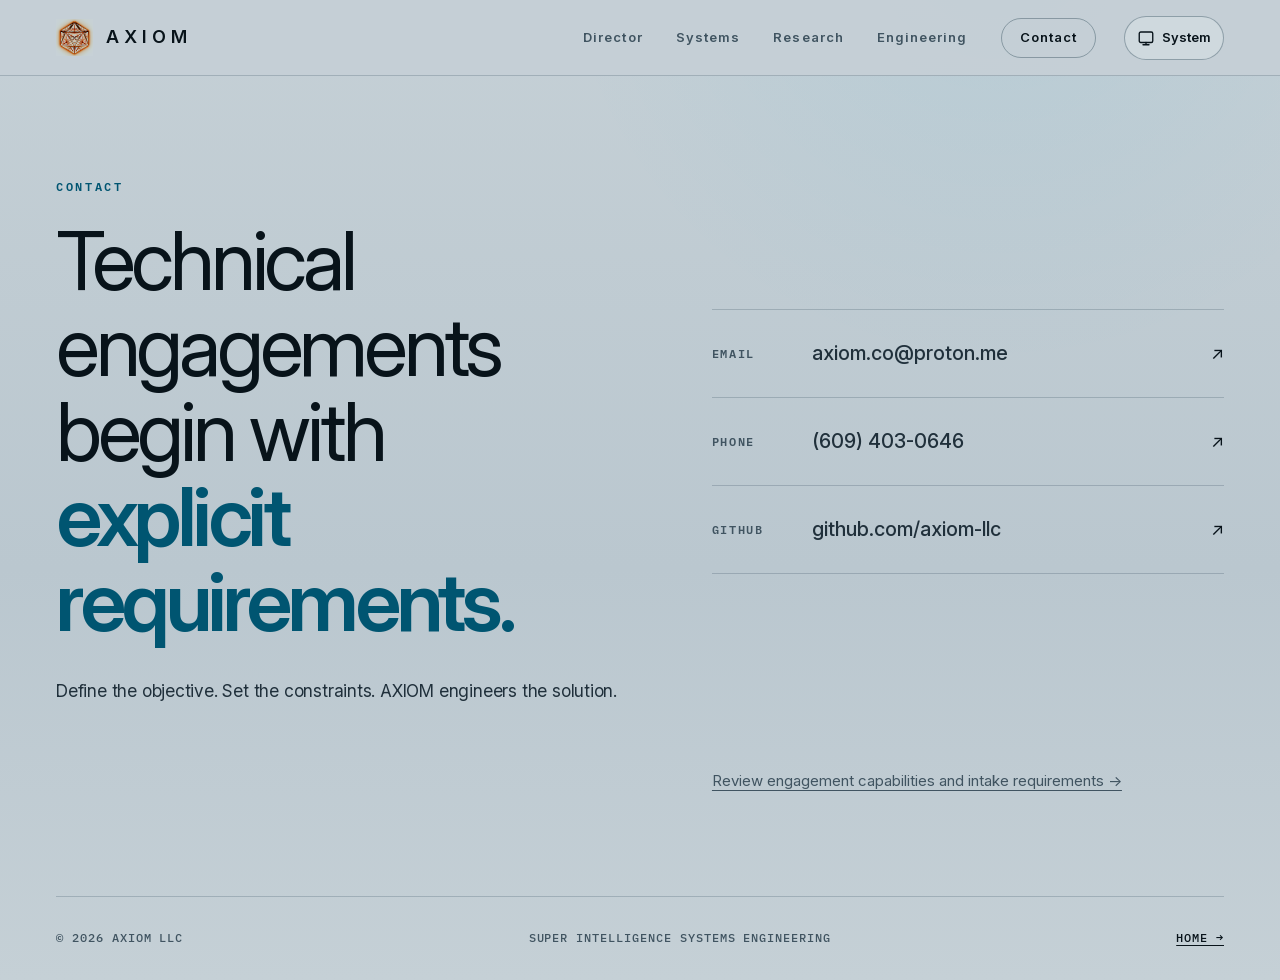
<file: contact/index.html>
<!doctype html>
<html lang="en">
<head>
  <meta charset="utf-8"><meta name="viewport" content="width=device-width, initial-scale=1"><meta name="color-scheme" content="light dark"><meta name="theme-color" content="#c5d0d6">
  <title>Discuss Your SI Engineering Project — AXIOM LLC</title><meta name="description" content="Discuss SI architecture, agent reliability, retrieval or workflow integration with AXIOM LLC. Share your system, desired outcome and engineering constraints.">
  <link rel="icon" type="image/svg+xml" href="../favicon.svg"><link rel="icon" type="image/png" sizes="32x32" href="../assets/brand/axiom-mark-32.png"><link rel="apple-touch-icon" sizes="180x180" href="../assets/brand/axiom-mark-180.png"><link rel="manifest" href="../site.webmanifest"><script>(()=>{try{const m=localStorage.getItem("axiom-theme");if(m==="light"||m==="dark")document.documentElement.dataset.theme=m;}catch(_){}})();</script><link rel="stylesheet" href="../styles.css">
  <link rel="canonical" href="https://axiom-llc.github.io/contact/">
  <meta property="og:type" content="website">
  <meta property="og:site_name" content="AXIOM LLC">
  <meta property="og:title" content="Discuss Your SI Engineering Project — AXIOM LLC">
  <meta property="og:description" content="Discuss SI architecture, agent reliability, retrieval or workflow integration with AXIOM LLC. Share your system, desired outcome and engineering constraints.">
  <meta property="og:url" content="https://axiom-llc.github.io/contact/">
  <meta property="og:image" content="https://axiom-llc.github.io/assets/visual/hero-axiom.png">
  <meta property="og:image:width" content="1672">
  <meta property="og:image:height" content="941">
  <meta property="og:image:alt" content="AXIOM structural artwork">
  <meta name="twitter:card" content="summary_large_image">
  <meta name="twitter:title" content="Discuss Your SI Engineering Project — AXIOM LLC">
  <meta name="twitter:description" content="Discuss SI architecture, agent reliability, retrieval or workflow integration with AXIOM LLC. Share your system, desired outcome and engineering constraints.">
  <meta name="twitter:image" content="https://axiom-llc.github.io/assets/visual/hero-axiom.png">
  <meta name="twitter:image:alt" content="AXIOM structural artwork">
  <script type="application/ld+json">{"@context":"https://schema.org","@graph":[{"@type":"WebPage","@id":"https://axiom-llc.github.io/contact/#webpage","url":"https://axiom-llc.github.io/contact/","name":"Discuss Your SI Engineering Project — AXIOM LLC","description":"Discuss SI architecture, agent reliability, retrieval or workflow integration with AXIOM LLC. Share your system, desired outcome and engineering constraints.","inLanguage":"en","isPartOf":{"@id":"https://axiom-llc.github.io/#website"},"publisher":{"@id":"https://axiom-llc.github.io/#organization"},"breadcrumb":{"@id":"https://axiom-llc.github.io/contact/#breadcrumbs"}},{"@type":"BreadcrumbList","@id":"https://axiom-llc.github.io/contact/#breadcrumbs","itemListElement":[{"@type":"ListItem","position":1,"name":"Home","item":"https://axiom-llc.github.io/"},{"@type":"ListItem","position":2,"name":"Contact","item":"https://axiom-llc.github.io/contact/"}]}]}</script>
</head>
<body>
  <a class="skip-link" href="#main">Skip to content</a>
  <header class="site-header wrap"><a class="brand" href="../" aria-label="AXIOM LLC home"><img src="../assets/brand/axiom-mark-64.png" width="37" height="37" srcset="../assets/brand/axiom-mark-64.png 1x, ../assets/brand/axiom-mark-128.png 2x" alt=""><span>AXIOM</span></a><button class="nav-toggle" type="button" data-nav-toggle aria-expanded="false" aria-label="Toggle navigation"><span aria-hidden="true"></span><span aria-hidden="true"></span><span aria-hidden="true"></span></button><nav aria-label="Main navigation"><a href="../director/">Director</a><a href="../systems/">Systems</a><a href="../research/">Research</a><a href="../engineering/">Engineering</a><a href="./" aria-current="page">Contact</a></nav><button class="theme-toggle" type="button" data-theme-toggle data-mode="system" aria-label="Theme: System. Activate for Light." title="Theme: System">
      <svg class="theme-icon theme-icon-system" viewBox="0 0 24 24" fill="none" stroke="currentColor" stroke-width="1.8" stroke-linecap="round" stroke-linejoin="round" aria-hidden="true" focusable="false"><rect x="3" y="4" width="18" height="14" rx="2"/><path d="M8 21h8M12 18v3"/></svg>
      <svg class="theme-icon theme-icon-light" viewBox="0 0 24 24" fill="none" stroke="currentColor" stroke-width="1.8" stroke-linecap="round" stroke-linejoin="round" aria-hidden="true" focusable="false"><circle cx="12" cy="12" r="4"/><path d="M12 2v2M12 20v2M4.93 4.93l1.42 1.42m11.3 11.3 1.42 1.42M2 12h2m16 0h2M4.93 19.07l1.42-1.42m11.3-11.3 1.42-1.42"/></svg>
      <svg class="theme-icon theme-icon-dark" viewBox="0 0 24 24" fill="none" stroke="currentColor" stroke-width="1.8" stroke-linecap="round" stroke-linejoin="round" aria-hidden="true" focusable="false"><path d="M20.5 14.5A9 9 0 0 1 9.5 3.5 9 9 0 1 0 20.5 14.5Z"/></svg>
      <span data-theme-label>System</span>
    </button></header>
  <main id="main">
    <section class="contact-page wrap" aria-labelledby="contact-title">
      <div class="contact-statement"><p class="eyebrow">Contact</p><h1 id="contact-title">Technical engagements begin with<br><span class="hero-accent">explicit requirements.</span></h1><p class="lede">Define the objective. Set the constraints. AXIOM engineers the solution.</p></div>
      <address class="contact-details">
        <a href="mailto:axiom.co@proton.me"><span>Email</span><strong>axiom.co@proton.me</strong><b aria-hidden="true">↗</b></a>
        <a href="tel:+16094030646"><span>Phone</span><strong>(609) 403-0646</strong><b aria-hidden="true">↗</b></a>
        <a href="https://github.com/axiom-llc"><span>GitHub</span><strong>github.com/axiom-llc</strong><b aria-hidden="true">↗</b></a>
      </address>
      <p class="contact-note"><a href="../engagements/">Review engagement capabilities and intake requirements →</a></p>
    </section>
  </main>
  <footer class="site-footer wrap"><p>© 2026 AXIOM LLC</p><p>Super intelligence systems engineering</p><a href="../">Home <span aria-hidden="true">→</span></a></footer>
  <script src="../theme.js" defer></script>
</body>
</html>
</file>
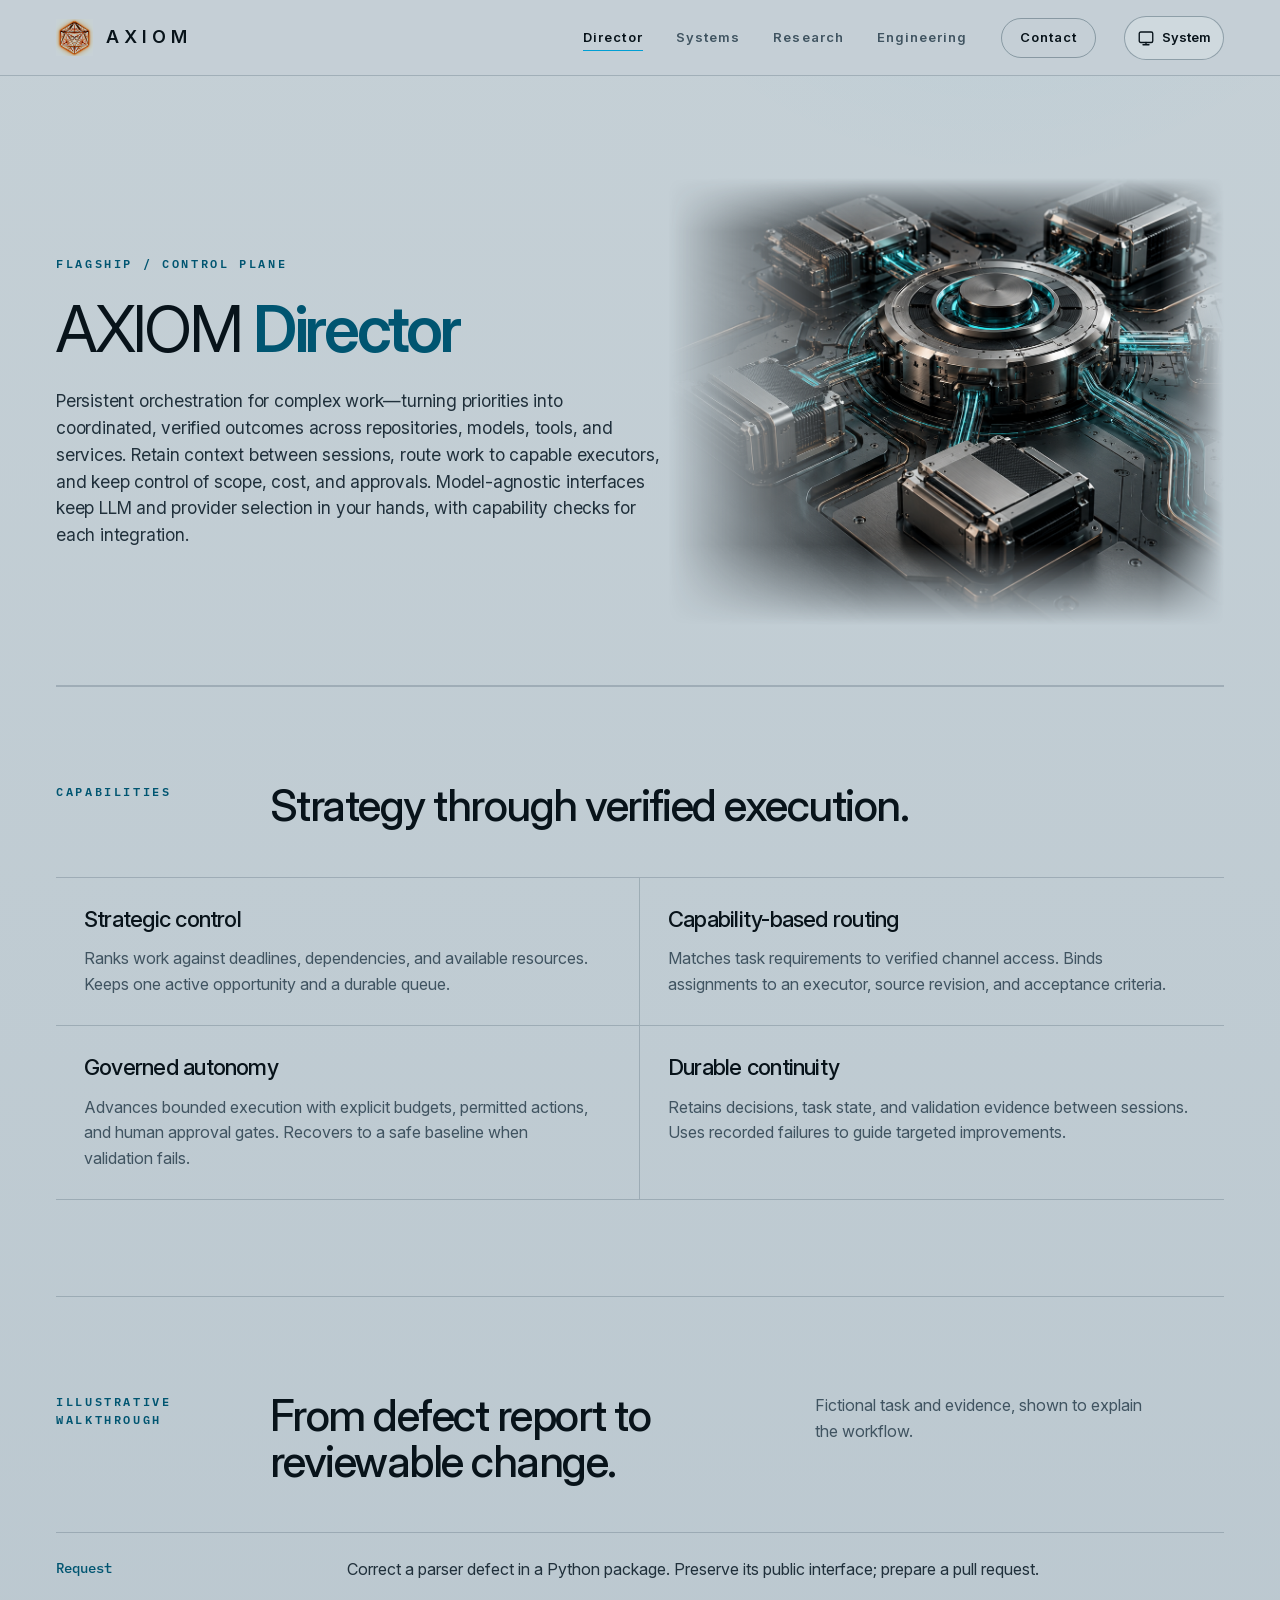
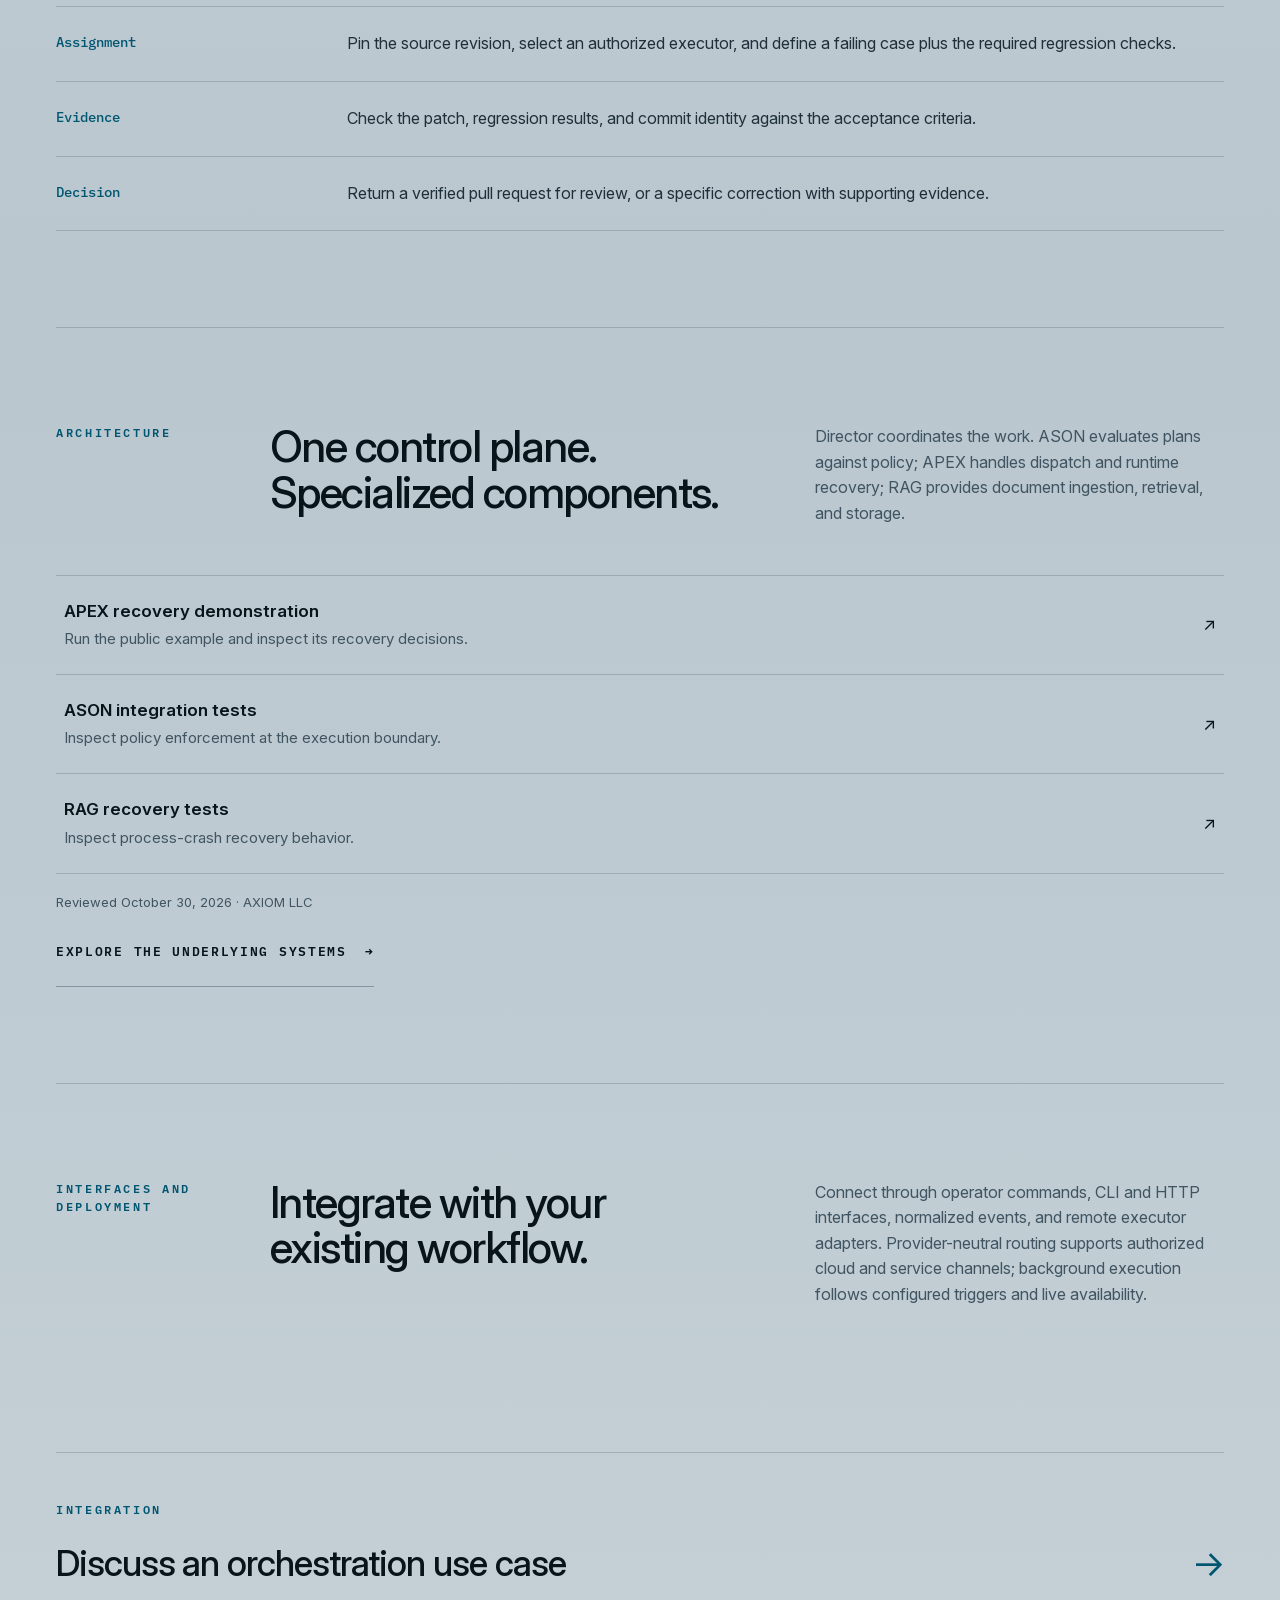
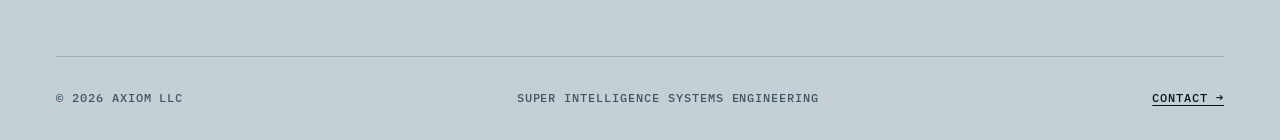
<file: director/index.html>
<!doctype html>
<html lang="en">
<head>
  <meta charset="utf-8"><meta name="viewport" content="width=device-width, initial-scale=1"><meta name="color-scheme" content="light dark"><meta name="theme-color" content="#c5d0d6">
  <title>AXIOM Director — Persistent Agent Orchestration</title><meta name="description" content="Coordinate priorities, repositories, models and services with persistent context, capability-based routing, governed autonomy and verified outcomes.">
  <link rel="icon" type="image/svg+xml" href="../favicon.svg"><link rel="icon" type="image/png" sizes="32x32" href="../assets/brand/axiom-mark-32.png"><link rel="apple-touch-icon" sizes="180x180" href="../assets/brand/axiom-mark-180.png"><link rel="manifest" href="../site.webmanifest"><script>(()=>{try{const m=localStorage.getItem("axiom-theme");if(m==="light"||m==="dark")document.documentElement.dataset.theme=m;}catch(_){}})();</script><link rel="stylesheet" href="../styles.css">
  <link rel="canonical" href="https://axiom-llc.github.io/director/">
  <meta property="og:type" content="website">
  <meta property="og:site_name" content="AXIOM LLC">
  <meta property="og:title" content="AXIOM Director — Persistent Agent Orchestration">
  <meta property="og:description" content="Coordinate priorities, repositories, models and services with persistent context, capability-based routing, governed autonomy and verified outcomes.">
  <meta property="og:url" content="https://axiom-llc.github.io/director/">
  <meta property="og:image" content="https://axiom-llc.github.io/assets/visual/hero-axiom.png">
  <meta property="og:image:width" content="1672">
  <meta property="og:image:height" content="941">
  <meta property="og:image:alt" content="AXIOM structural artwork">
  <meta name="twitter:card" content="summary_large_image">
  <meta name="twitter:title" content="AXIOM Director — Persistent Agent Orchestration">
  <meta name="twitter:description" content="Coordinate priorities, repositories, models and services with persistent context, capability-based routing, governed autonomy and verified outcomes.">
  <meta name="twitter:image" content="https://axiom-llc.github.io/assets/visual/hero-axiom.png">
  <meta name="twitter:image:alt" content="AXIOM structural artwork">
  <script type="application/ld+json">{"@context":"https://schema.org","@graph":[{"@type":"WebPage","@id":"https://axiom-llc.github.io/director/#webpage","url":"https://axiom-llc.github.io/director/","name":"AXIOM Director — Persistent Agent Orchestration","description":"Coordinate priorities, repositories, models and services with persistent context, capability-based routing, governed autonomy and verified outcomes.","inLanguage":"en","isPartOf":{"@id":"https://axiom-llc.github.io/#website"},"publisher":{"@id":"https://axiom-llc.github.io/#organization"},"breadcrumb":{"@id":"https://axiom-llc.github.io/director/#breadcrumbs"}},{"@type":"BreadcrumbList","@id":"https://axiom-llc.github.io/director/#breadcrumbs","itemListElement":[{"@type":"ListItem","position":1,"name":"Home","item":"https://axiom-llc.github.io/"},{"@type":"ListItem","position":2,"name":"Director","item":"https://axiom-llc.github.io/director/"}]}]}</script>
</head>
<body>
  <a class="skip-link" href="#main">Skip to content</a>
  <header class="site-header wrap"><a class="brand" href="../" aria-label="AXIOM LLC home"><img src="../assets/brand/axiom-mark-64.png" width="37" height="37" srcset="../assets/brand/axiom-mark-64.png 1x, ../assets/brand/axiom-mark-128.png 2x" alt=""><span>AXIOM</span></a><button class="nav-toggle" type="button" data-nav-toggle aria-expanded="false" aria-label="Toggle navigation"><span aria-hidden="true"></span><span aria-hidden="true"></span><span aria-hidden="true"></span></button><nav aria-label="Main navigation"><a href="../director/" aria-current="page">Director</a><a href="../systems/">Systems</a><a href="../research/">Research</a><a href="../engineering/">Engineering</a><a href="../contact/">Contact</a></nav><button class="theme-toggle" type="button" data-theme-toggle data-mode="system" aria-label="Theme: System. Activate for Light." title="Theme: System">
      <svg class="theme-icon theme-icon-system" viewBox="0 0 24 24" fill="none" stroke="currentColor" stroke-width="1.8" stroke-linecap="round" stroke-linejoin="round" aria-hidden="true" focusable="false"><rect x="3" y="4" width="18" height="14" rx="2"/><path d="M8 21h8M12 18v3"/></svg>
      <svg class="theme-icon theme-icon-light" viewBox="0 0 24 24" fill="none" stroke="currentColor" stroke-width="1.8" stroke-linecap="round" stroke-linejoin="round" aria-hidden="true" focusable="false"><circle cx="12" cy="12" r="4"/><path d="M12 2v2M12 20v2M4.93 4.93l1.42 1.42m11.3 11.3 1.42 1.42M2 12h2m16 0h2M4.93 19.07l1.42-1.42m11.3-11.3 1.42-1.42"/></svg>
      <svg class="theme-icon theme-icon-dark" viewBox="0 0 24 24" fill="none" stroke="currentColor" stroke-width="1.8" stroke-linecap="round" stroke-linejoin="round" aria-hidden="true" focusable="false"><path d="M20.5 14.5A9 9 0 0 1 9.5 3.5 9 9 0 1 0 20.5 14.5Z"/></svg>
      <span data-theme-label>System</span>
    </button></header>
  <main id="main">
    <header class="page-hero wrap director-hero">
      <div class="director-hero-copy">
        <p class="eyebrow">Flagship / Control plane</p>
        <h1>AXIOM <span class="hero-accent">Director</span></h1>
        <p class="lede">Persistent orchestration for complex work—turning priorities into coordinated, verified outcomes across repositories, models, tools, and services. Retain context between sessions, route work to capable executors, and keep control of scope, cost, and approvals. Model-agnostic interfaces keep LLM and provider selection in your hands, with capability checks for each integration.</p>
      </div>
      <div class="director-hero-art">
        <img src="../assets/director-orchestration-core.png" width="1672" height="941" alt="Precision metal orchestration core connected to compute modules by cyan optical paths." fetchpriority="high" decoding="async">
      </div>
    </header>
    <section id="director" class="section wrap director-feature" aria-labelledby="director-capability-title">
      <div class="section-intro compact">
        <p class="eyebrow">Capabilities</p>
        <h2 id="director-capability-title">Strategy through verified execution.</h2>
      </div>
      <div class="director-capabilities director-capabilities-wide">
        <article><h3>Strategic control</h3><p>Ranks work against deadlines, dependencies, and available resources. Keeps one active opportunity and a durable queue.</p></article>
        <article><h3>Capability-based routing</h3><p>Matches task requirements to verified channel access. Binds assignments to an executor, source revision, and acceptance criteria.</p></article>
        <article><h3>Governed autonomy</h3><p>Advances bounded execution with explicit budgets, permitted actions, and human approval gates. Recovers to a safe baseline when validation fails.</p></article>
        <article><h3>Durable continuity</h3><p>Retains decisions, task state, and validation evidence between sessions. Uses recorded failures to guide targeted improvements.</p></article>
      </div>
    </section>
    <section class="section wrap" aria-labelledby="director-example-title">
      <div class="section-intro">
        <p class="eyebrow">Illustrative walkthrough</p>
        <h2 id="director-example-title">From defect report to reviewable change.</h2>
        <p>Fictional task and evidence, shown to explain the workflow.</p>
      </div>
      <ol class="director-example">
        <li><b>Request</b><p>Correct a parser defect in a Python package. Preserve its public interface; prepare a pull request.</p></li>
        <li><b>Assignment</b><p>Pin the source revision, select an authorized executor, and define a failing case plus the required regression checks.</p></li>
        <li><b>Evidence</b><p>Check the patch, regression results, and commit identity against the acceptance criteria.</p></li>
        <li><b>Decision</b><p>Return a verified pull request for review, or a specific correction with supporting evidence.</p></li>
      </ol>
    </section>
    <section class="section wrap" aria-labelledby="director-architecture-title">
      <div class="section-intro">
        <p class="eyebrow">Architecture</p>
        <h2 id="director-architecture-title">One control plane. Specialized components.</h2>
        <p>Director coordinates the work. ASON evaluates plans against policy; APEX handles dispatch and runtime recovery; RAG provides document ingestion, retrieval, and storage.</p>
      </div>
      <div class="artifact-list">
        <a href="https://github.com/axiom-llc/axiom-apex#try-the-recovery-demo"><span><strong>APEX recovery demonstration</strong><small>Run the public example and inspect its recovery decisions.</small></span><b aria-hidden="true">↗</b></a>
        <a href="https://github.com/axiom-llc/axiom-ason/blob/main/ason/tests/test_apex_integration.py"><span><strong>ASON integration tests</strong><small>Inspect policy enforcement at the execution boundary.</small></span><b aria-hidden="true">↗</b></a>
        <a href="https://github.com/axiom-llc/axiom-rag/blob/main/tests/test_recovery.py"><span><strong>RAG recovery tests</strong><small>Inspect process-crash recovery behavior.</small></span><b aria-hidden="true">↗</b></a>
      </div>
      <p class="ecosystem-attribution">Reviewed October 30, 2026 · AXIOM LLC</p>
      <a class="section-link" href="../systems/">Explore the underlying systems <span aria-hidden="true">→</span></a>
    </section>
    <section class="section wrap" aria-labelledby="director-interface-title">
      <div class="section-intro">
        <p class="eyebrow">Interfaces and deployment</p>
        <h2 id="director-interface-title">Integrate with your existing workflow.</h2>
        <p>Connect through operator commands, CLI and HTTP interfaces, normalized events, and remote executor adapters. Provider-neutral routing supports authorized cloud and service channels; background execution follows configured triggers and live availability.</p>
      </div>
    </section>
    <section class="next-page wrap">
      <p class="eyebrow">Integration</p>
      <a href="../contact/"><span>Discuss an orchestration use case</span><b aria-hidden="true">→</b></a>
    </section>
  </main>
  <footer class="site-footer wrap"><p>© 2026 AXIOM LLC</p><p>Super intelligence systems engineering</p><a href="../contact/">Contact <span aria-hidden="true">→</span></a></footer>
  <script src="../theme.js" defer></script>
</body>
</html>
</file>
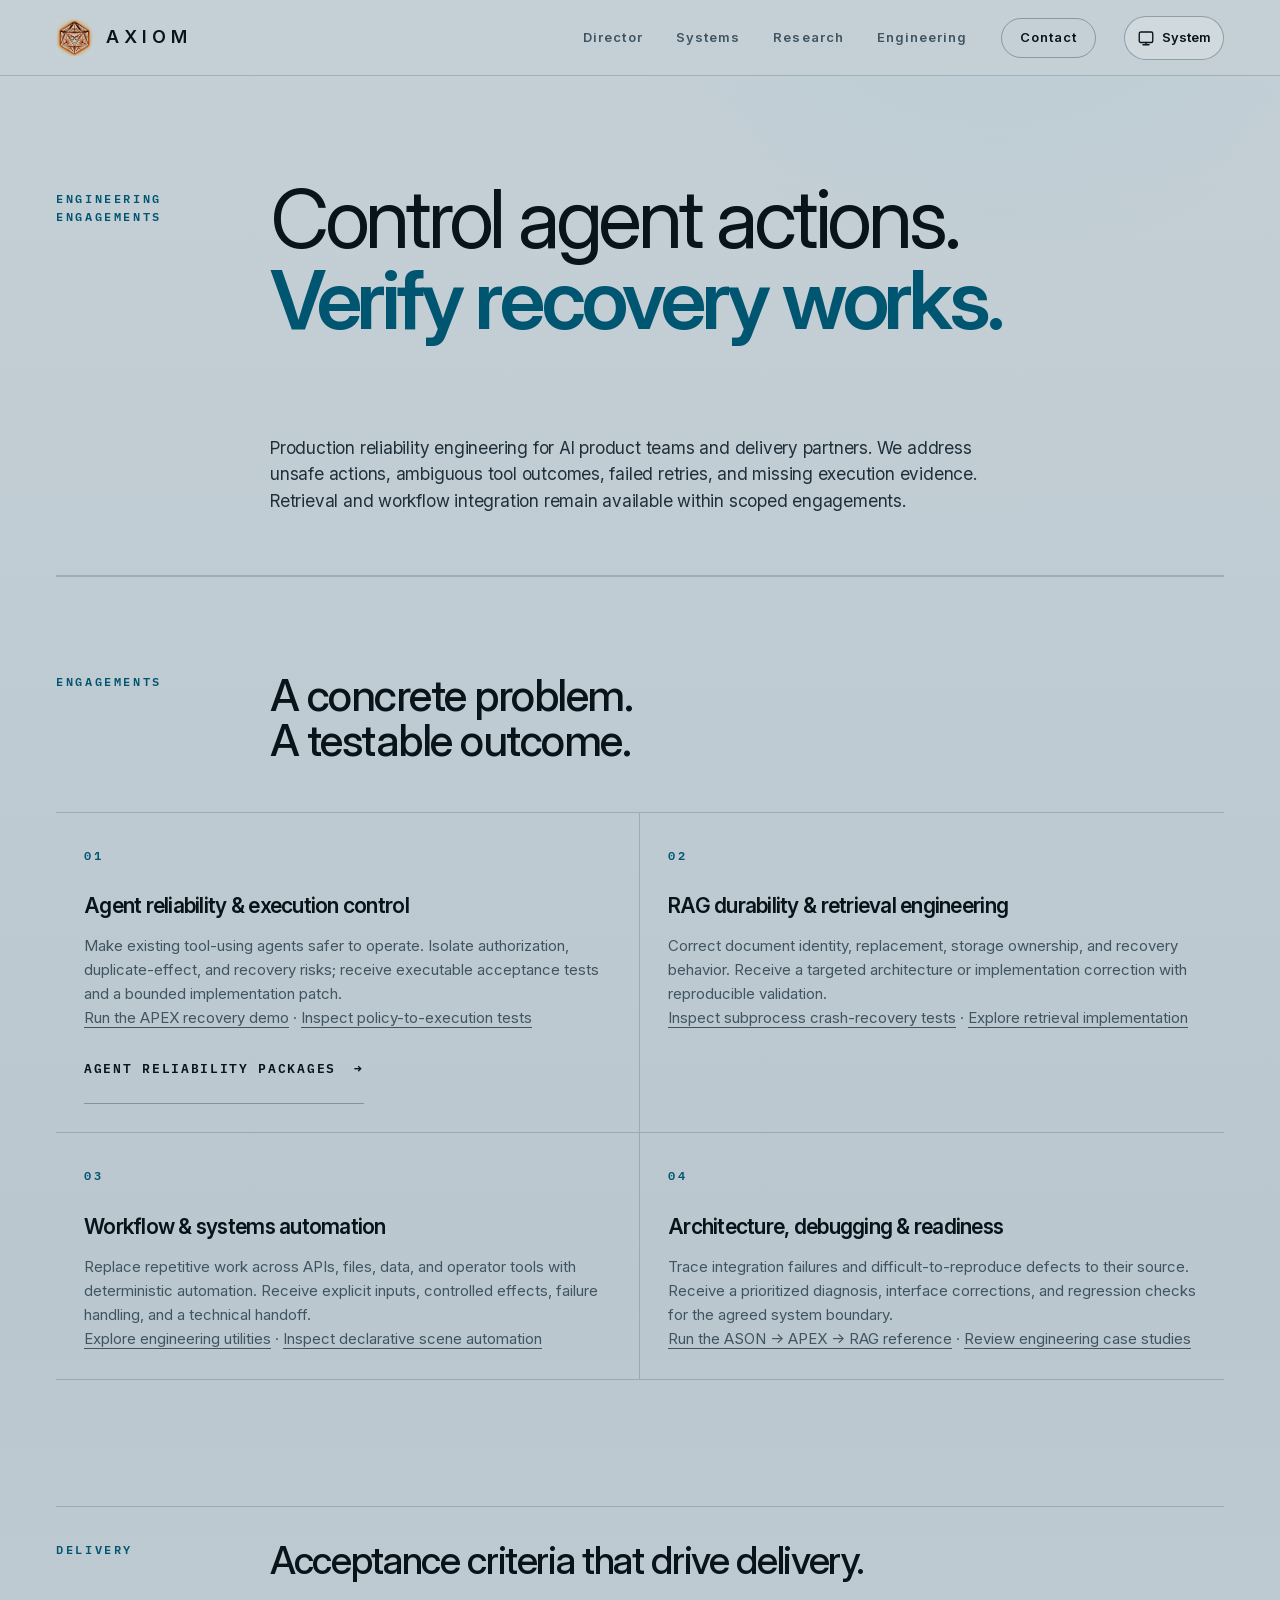
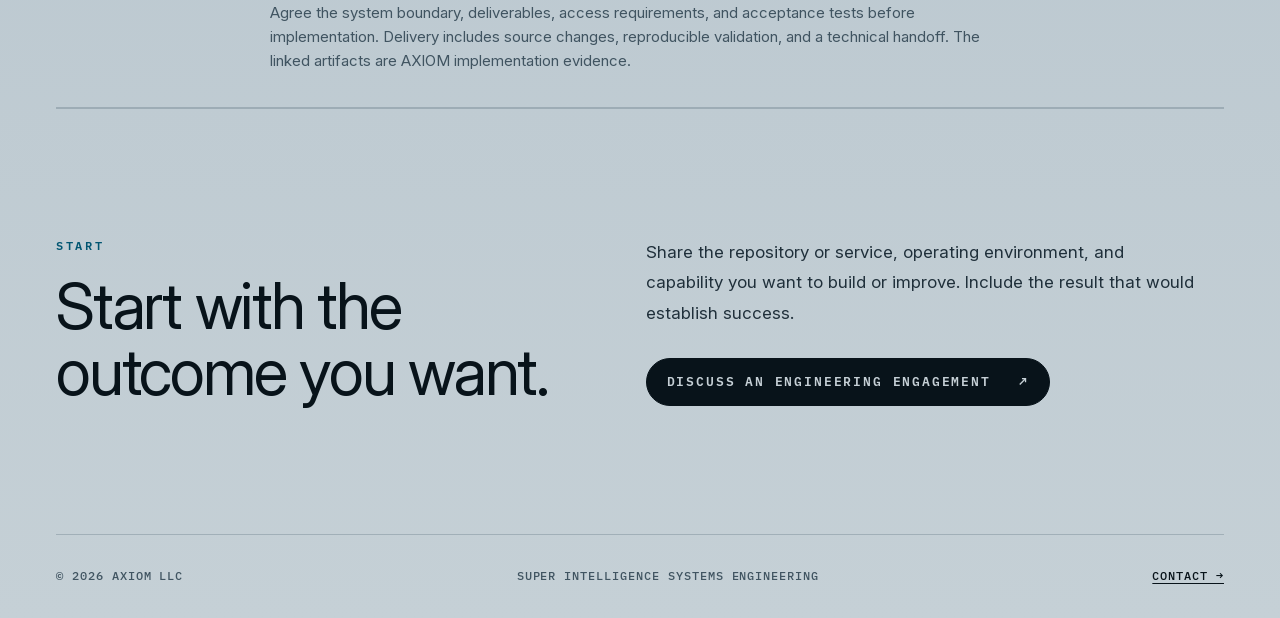
<file: engagements/index.html>
<!doctype html>
<html lang="en"><head><meta charset="utf-8"><meta name="viewport" content="width=device-width, initial-scale=1"><meta name="color-scheme" content="light dark"><meta name="theme-color" content="#c5d0d6">
<title>SI Engineering Services &amp; Reliability Engagements — AXIOM LLC</title><meta name="description" content="Production AI-agent reliability and execution-control engineering: authorization, safe retries, crash recovery, and verifiable technical handoff."><link rel="icon" type="image/svg+xml" href="../favicon.svg"><link rel="icon" type="image/png" sizes="32x32" href="../assets/brand/axiom-mark-32.png"><link rel="apple-touch-icon" sizes="180x180" href="../assets/brand/axiom-mark-180.png"><link rel="manifest" href="../site.webmanifest"><script>(()=>{try{const m=localStorage.getItem("axiom-theme");if(m==="light"||m==="dark")document.documentElement.dataset.theme=m;}catch(_){}})();</script><link rel="stylesheet" href="../styles.css">  <link rel="canonical" href="https://axiom-llc.github.io/engagements/">
  <meta property="og:type" content="website">
  <meta property="og:site_name" content="AXIOM LLC">
  <meta property="og:title" content="SI Engineering Services &amp; Reliability Engagements — AXIOM LLC">
  <meta property="og:description" content="Production AI-agent reliability and execution-control engineering: authorization, safe retries, crash recovery, and verifiable technical handoff.">
  <meta property="og:url" content="https://axiom-llc.github.io/engagements/">
  <meta property="og:image" content="https://axiom-llc.github.io/assets/visual/hero-axiom.png">
  <meta property="og:image:width" content="1672">
  <meta property="og:image:height" content="941">
  <meta property="og:image:alt" content="AXIOM structural artwork">
  <meta name="twitter:card" content="summary_large_image">
  <meta name="twitter:title" content="SI Engineering Services &amp; Reliability Engagements — AXIOM LLC">
  <meta name="twitter:description" content="Production AI-agent reliability and execution-control engineering: authorization, safe retries, crash recovery, and verifiable technical handoff.">
  <meta name="twitter:image" content="https://axiom-llc.github.io/assets/visual/hero-axiom.png">
  <meta name="twitter:image:alt" content="AXIOM structural artwork">
  <script type="application/ld+json">{"@context":"https://schema.org","@graph":[{"@type":"WebPage","@id":"https://axiom-llc.github.io/engagements/#webpage","url":"https://axiom-llc.github.io/engagements/","name":"SI Engineering Services & Reliability Engagements — AXIOM LLC","description":"Production AI-agent reliability and execution-control engineering: authorization, safe retries, crash recovery, and verifiable technical handoff.","inLanguage":"en","isPartOf":{"@id":"https://axiom-llc.github.io/#website"},"publisher":{"@id":"https://axiom-llc.github.io/#organization"},"breadcrumb":{"@id":"https://axiom-llc.github.io/engagements/#breadcrumbs"}},{"@type":"BreadcrumbList","@id":"https://axiom-llc.github.io/engagements/#breadcrumbs","itemListElement":[{"@type":"ListItem","position":1,"name":"Home","item":"https://axiom-llc.github.io/"},{"@type":"ListItem","position":2,"name":"Engagements","item":"https://axiom-llc.github.io/engagements/"}]}]}</script>
</head>
<body><a class="skip-link" href="#main">Skip to content</a><header class="site-header wrap"><a class="brand" href="../" aria-label="AXIOM LLC home"><img src="../assets/brand/axiom-mark-64.png" width="37" height="37" srcset="../assets/brand/axiom-mark-64.png 1x, ../assets/brand/axiom-mark-128.png 2x" alt=""><span>AXIOM</span></a><button class="nav-toggle" type="button" data-nav-toggle aria-expanded="false" aria-label="Toggle navigation"><span aria-hidden="true"></span><span aria-hidden="true"></span><span aria-hidden="true"></span></button><nav aria-label="Main navigation"><a href="../director/">Director</a><a href="../systems/">Systems</a><a href="../research/">Research</a><a href="../engineering/">Engineering</a><a href="../contact/">Contact</a></nav><button class="theme-toggle" type="button" data-theme-toggle data-mode="system" aria-label="Theme: System. Activate for Light." title="Theme: System">
      <svg class="theme-icon theme-icon-system" viewBox="0 0 24 24" fill="none" stroke="currentColor" stroke-width="1.8" stroke-linecap="round" stroke-linejoin="round" aria-hidden="true" focusable="false"><rect x="3" y="4" width="18" height="14" rx="2"/><path d="M8 21h8M12 18v3"/></svg>
      <svg class="theme-icon theme-icon-light" viewBox="0 0 24 24" fill="none" stroke="currentColor" stroke-width="1.8" stroke-linecap="round" stroke-linejoin="round" aria-hidden="true" focusable="false"><circle cx="12" cy="12" r="4"/><path d="M12 2v2M12 20v2M4.93 4.93l1.42 1.42m11.3 11.3 1.42 1.42M2 12h2m16 0h2M4.93 19.07l1.42-1.42m11.3-11.3 1.42-1.42"/></svg>
      <svg class="theme-icon theme-icon-dark" viewBox="0 0 24 24" fill="none" stroke="currentColor" stroke-width="1.8" stroke-linecap="round" stroke-linejoin="round" aria-hidden="true" focusable="false"><path d="M20.5 14.5A9 9 0 0 1 9.5 3.5 9 9 0 1 0 20.5 14.5Z"/></svg>
      <span data-theme-label>System</span>
    </button></header>
<main id="main">
<header class="page-hero wrap"><p class="eyebrow">Engineering engagements</p><h1>Control agent actions.<br><span class="hero-accent">Verify recovery works.</span></h1><p class="lede">Production reliability engineering for AI product teams and delivery partners. We address unsafe actions, ambiguous tool outcomes, failed retries, and missing execution evidence. Retrieval and workflow integration remain available within scoped engagements.</p></header>
<section class="section wrap" aria-labelledby="offers"><div class="section-intro compact"><p class="eyebrow">Engagements</p><h2 id="offers">A concrete problem. A testable outcome.</h2></div><div class="principles">
<article><span class="index">01</span><h3>Agent reliability & execution control</h3><p>Make existing tool-using agents safer to operate. Isolate authorization, duplicate-effect, and recovery risks; receive executable acceptance tests and a bounded implementation patch.</p><p><a href="https://github.com/axiom-llc/axiom-apex#try-the-recovery-demo">Run the APEX recovery demo</a> · <a href="https://github.com/axiom-llc/axiom-ason/blob/main/ason/tests/test_apex_integration.py">Inspect policy-to-execution tests</a></p><a class="section-link" href="reliability-control-sprint/">Agent Reliability Packages <span aria-hidden="true">→</span></a></article>
<article><span class="index">02</span><h3>RAG durability & retrieval engineering</h3><p>Correct document identity, replacement, storage ownership, and recovery behavior. Receive a targeted architecture or implementation correction with reproducible validation.</p><p><a href="https://github.com/axiom-llc/axiom-rag/blob/main/tests/test_recovery.py">Inspect subprocess crash-recovery tests</a> · <a href="https://github.com/axiom-llc/axiom-rag">Explore retrieval implementation</a></p></article>
<article><span class="index">03</span><h3>Workflow & systems automation</h3><p>Replace repetitive work across APIs, files, data, and operator tools with deterministic automation. Receive explicit inputs, controlled effects, failure handling, and a technical handoff.</p><p><a href="https://github.com/axiom-llc/axiom-demos/tree/main/ops">Explore engineering utilities</a> · <a href="https://github.com/axiom-llc/axiom-demos/tree/main/blender">Inspect declarative scene automation</a></p></article>
<article><span class="index">04</span><h3>Architecture, debugging & readiness</h3><p>Trace integration failures and difficult-to-reproduce defects to their source. Receive a prioritized diagnosis, interface corrections, and regression checks for the agreed system boundary.</p><p><a href="https://github.com/axiom-llc/axiom-demos/tree/main/core-stack">Run the ASON → APEX → RAG reference</a> · <a href="../case-studies/">Review engineering case studies</a></p></article>
</div></section>
<section class="evidence-boundary wrap"><p class="eyebrow">Delivery</p><div><h2>Acceptance criteria that drive delivery.</h2><p>Agree the system boundary, deliverables, access requirements, and acceptance tests before implementation. Delivery includes source changes, reproducible validation, and a technical handoff. The linked artifacts are AXIOM implementation evidence.</p></div></section>
<section class="home-contact wrap" aria-labelledby="start"><div><p class="eyebrow">Start</p><h2 id="start">Start with the outcome you want.</h2></div><div class="engagement-contact-details"><p>Share the repository or service, operating environment, and capability you want to build or improve. Include the result that would establish success.</p><a class="button" href="mailto:axiom.co@proton.me?subject=Engineering%20Engagement">Discuss an engineering engagement <span aria-hidden="true">↗</span></a></div></section>
</main><footer class="site-footer wrap"><p>© 2026 AXIOM LLC</p><p>Super intelligence systems engineering</p><a href="../contact/">Contact <span aria-hidden="true">→</span></a></footer>  <script src="../theme.js" defer></script>
</body></html>
</file>
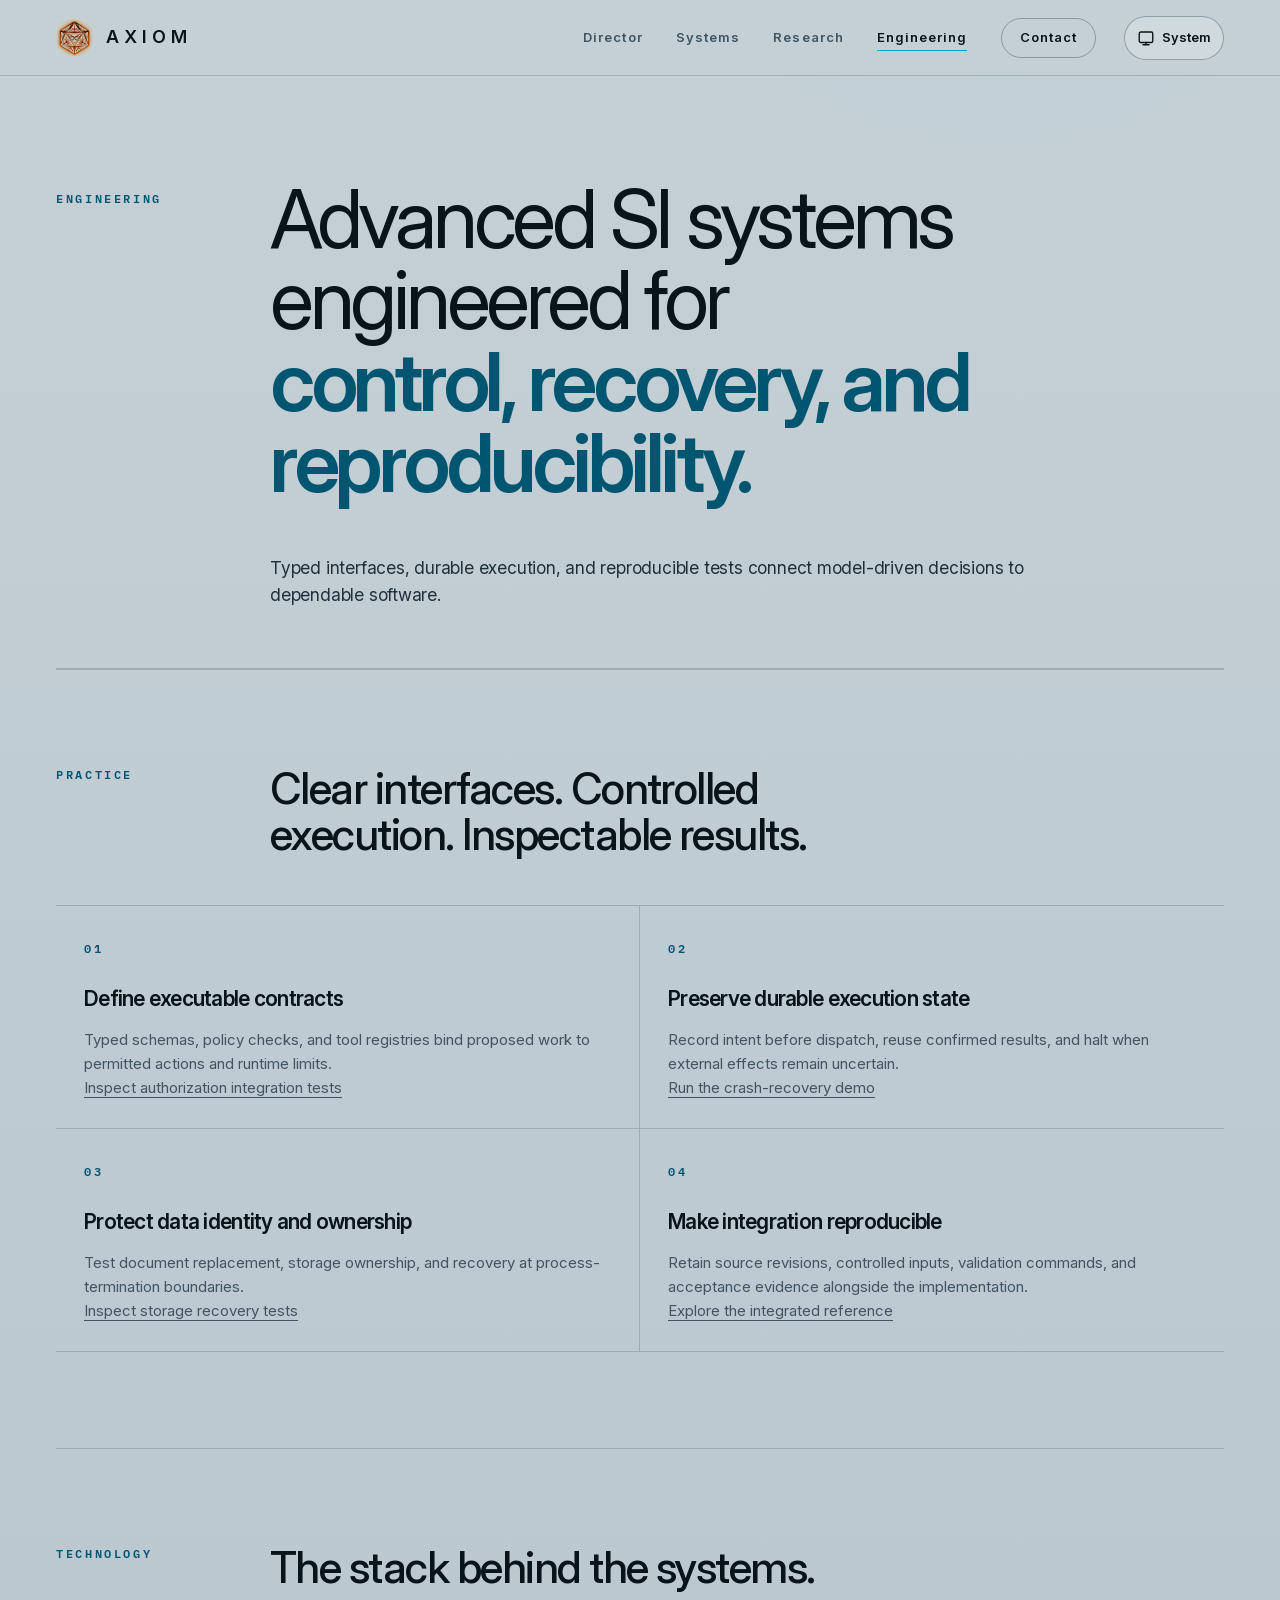
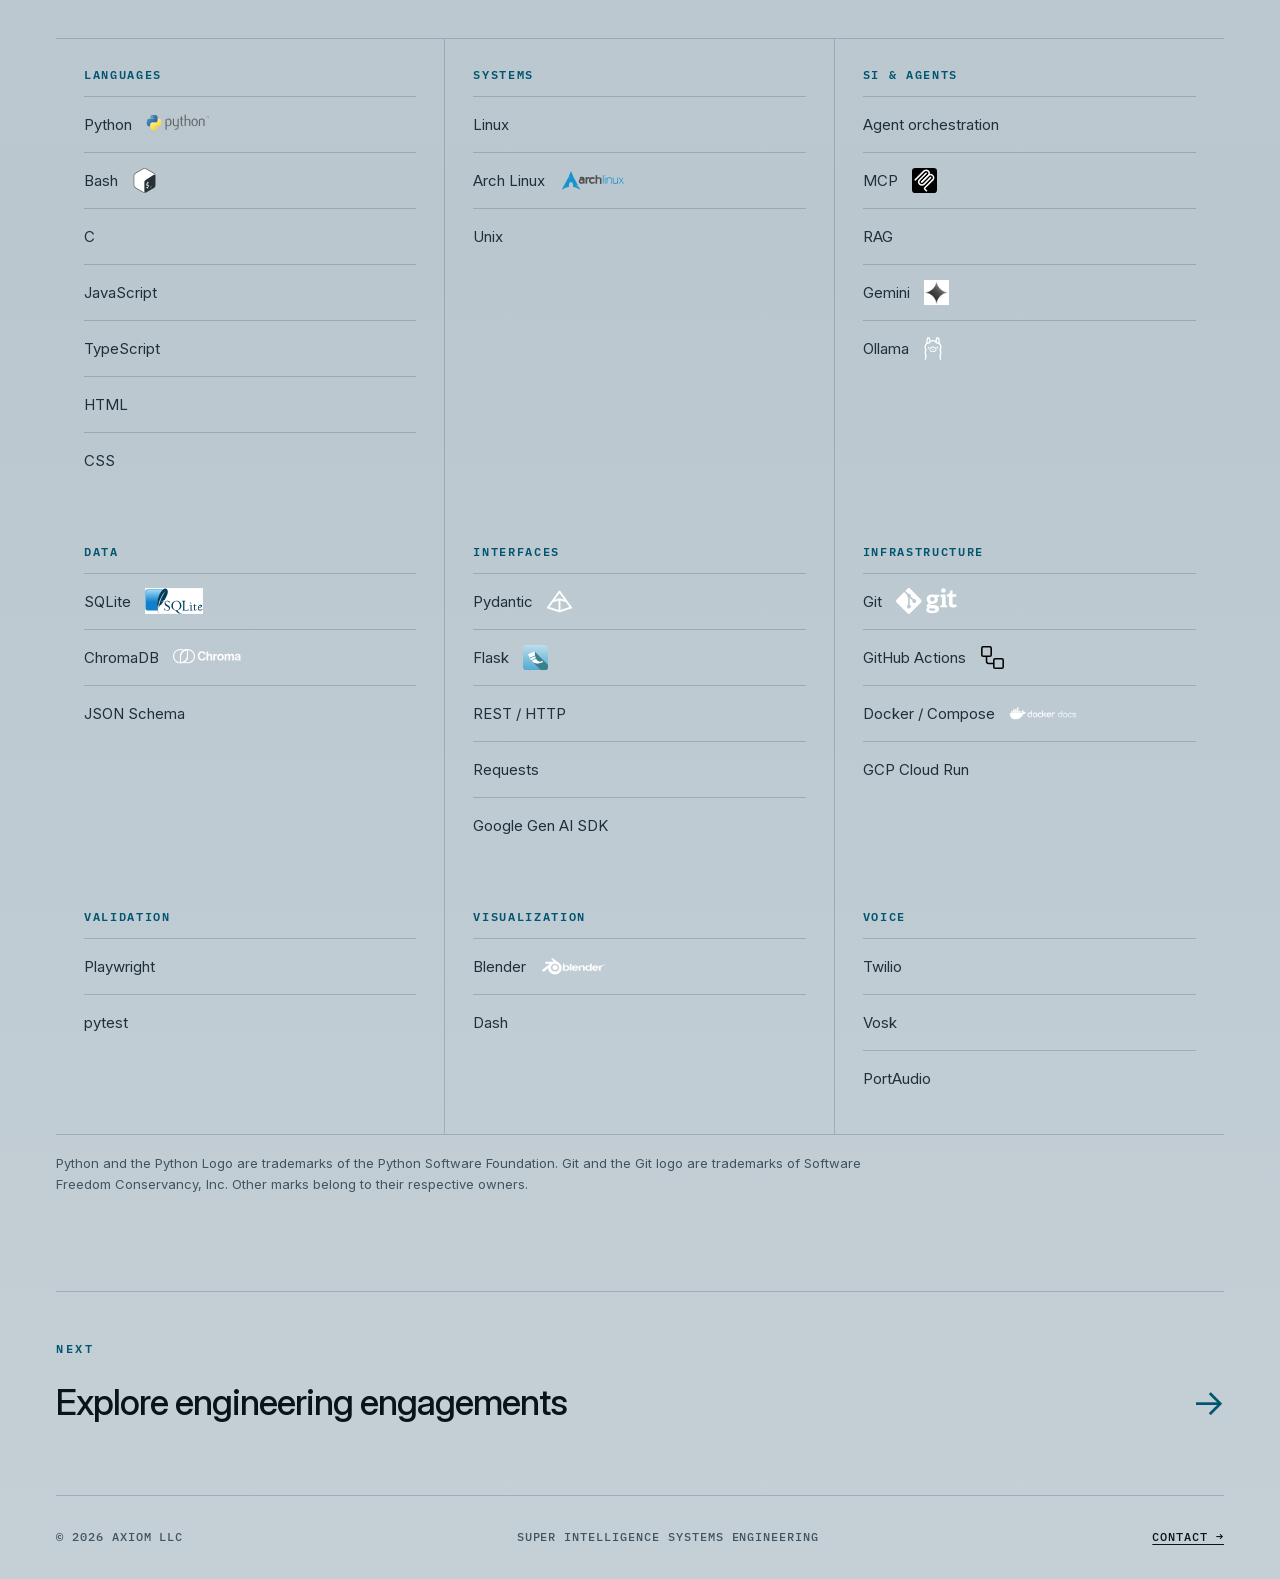
<file: engineering/index.html>
<!doctype html>
<html lang="en">
<head>
  <meta charset="utf-8"><meta name="viewport" content="width=device-width, initial-scale=1"><meta name="color-scheme" content="light dark"><meta name="theme-color" content="#c5d0d6">
  <title>SI Systems Engineering &amp; Integration — AXIOM LLC</title><meta name="description" content="Architecture, implementation, integration and validation for SI systems. Inspect AXIOM engineering principles, technical stack and supporting source evidence.">
  <link rel="icon" type="image/svg+xml" href="../favicon.svg"><link rel="icon" type="image/png" sizes="32x32" href="../assets/brand/axiom-mark-32.png"><link rel="apple-touch-icon" sizes="180x180" href="../assets/brand/axiom-mark-180.png"><link rel="manifest" href="../site.webmanifest"><script>(()=>{try{const m=localStorage.getItem("axiom-theme");if(m==="light"||m==="dark")document.documentElement.dataset.theme=m;}catch(_){}})();</script><link rel="stylesheet" href="../styles.css">
  <link rel="canonical" href="https://axiom-llc.github.io/engineering/">
  <meta property="og:type" content="website">
  <meta property="og:site_name" content="AXIOM LLC">
  <meta property="og:title" content="SI Systems Engineering &amp; Integration — AXIOM LLC">
  <meta property="og:description" content="Architecture, implementation, integration and validation for SI systems. Inspect AXIOM engineering principles, technical stack and supporting source evidence.">
  <meta property="og:url" content="https://axiom-llc.github.io/engineering/">
  <meta property="og:image" content="https://axiom-llc.github.io/assets/visual/hero-axiom.png">
  <meta property="og:image:width" content="1672">
  <meta property="og:image:height" content="941">
  <meta property="og:image:alt" content="AXIOM structural artwork">
  <meta name="twitter:card" content="summary_large_image">
  <meta name="twitter:title" content="SI Systems Engineering &amp; Integration — AXIOM LLC">
  <meta name="twitter:description" content="Architecture, implementation, integration and validation for SI systems. Inspect AXIOM engineering principles, technical stack and supporting source evidence.">
  <meta name="twitter:image" content="https://axiom-llc.github.io/assets/visual/hero-axiom.png">
  <meta name="twitter:image:alt" content="AXIOM structural artwork">
  <script type="application/ld+json">{"@context":"https://schema.org","@graph":[{"@type":"WebPage","@id":"https://axiom-llc.github.io/engineering/#webpage","url":"https://axiom-llc.github.io/engineering/","name":"SI Systems Engineering & Integration — AXIOM LLC","description":"Architecture, implementation, integration and validation for SI systems. Inspect AXIOM engineering principles, technical stack and supporting source evidence.","inLanguage":"en","isPartOf":{"@id":"https://axiom-llc.github.io/#website"},"publisher":{"@id":"https://axiom-llc.github.io/#organization"},"breadcrumb":{"@id":"https://axiom-llc.github.io/engineering/#breadcrumbs"}},{"@type":"BreadcrumbList","@id":"https://axiom-llc.github.io/engineering/#breadcrumbs","itemListElement":[{"@type":"ListItem","position":1,"name":"Home","item":"https://axiom-llc.github.io/"},{"@type":"ListItem","position":2,"name":"Engineering","item":"https://axiom-llc.github.io/engineering/"}]}]}</script>
</head>
<body>
  <a class="skip-link" href="#main">Skip to content</a>
  <header class="site-header wrap"><a class="brand" href="../" aria-label="AXIOM LLC home"><img src="../assets/brand/axiom-mark-64.png" width="37" height="37" srcset="../assets/brand/axiom-mark-64.png 1x, ../assets/brand/axiom-mark-128.png 2x" alt=""><span>AXIOM</span></a><button class="nav-toggle" type="button" data-nav-toggle aria-expanded="false" aria-label="Toggle navigation"><span aria-hidden="true"></span><span aria-hidden="true"></span><span aria-hidden="true"></span></button><nav aria-label="Main navigation"><a href="../director/">Director</a><a href="../systems/">Systems</a><a href="../research/">Research</a><a href="./" aria-current="page">Engineering</a><a href="../contact/">Contact</a></nav><button class="theme-toggle" type="button" data-theme-toggle data-mode="system" aria-label="Theme: System. Activate for Light." title="Theme: System">
      <svg class="theme-icon theme-icon-system" viewBox="0 0 24 24" fill="none" stroke="currentColor" stroke-width="1.8" stroke-linecap="round" stroke-linejoin="round" aria-hidden="true" focusable="false"><rect x="3" y="4" width="18" height="14" rx="2"/><path d="M8 21h8M12 18v3"/></svg>
      <svg class="theme-icon theme-icon-light" viewBox="0 0 24 24" fill="none" stroke="currentColor" stroke-width="1.8" stroke-linecap="round" stroke-linejoin="round" aria-hidden="true" focusable="false"><circle cx="12" cy="12" r="4"/><path d="M12 2v2M12 20v2M4.93 4.93l1.42 1.42m11.3 11.3 1.42 1.42M2 12h2m16 0h2M4.93 19.07l1.42-1.42m11.3-11.3 1.42-1.42"/></svg>
      <svg class="theme-icon theme-icon-dark" viewBox="0 0 24 24" fill="none" stroke="currentColor" stroke-width="1.8" stroke-linecap="round" stroke-linejoin="round" aria-hidden="true" focusable="false"><path d="M20.5 14.5A9 9 0 0 1 9.5 3.5 9 9 0 1 0 20.5 14.5Z"/></svg>
      <span data-theme-label>System</span>
    </button></header>
  <main id="main">
    <header class="page-hero wrap"><p class="eyebrow">Engineering</p><h1>Advanced SI systems engineered for<br><span class="hero-accent">control, recovery, and reproducibility.</span></h1><p class="lede">Typed interfaces, durable execution, and reproducible tests connect model-driven decisions to dependable software.</p></header>
    <section class="section wrap" aria-labelledby="practice-title">
      <div class="section-intro compact"><p class="eyebrow">Practice</p><h2 id="practice-title">Clear interfaces. Controlled execution. Inspectable results.</h2></div>
      <div class="principles">
        <article><span class="index">01</span><h3>Define executable contracts</h3><p>Typed schemas, policy checks, and tool registries bind proposed work to permitted actions and runtime limits.</p><p><a href="https://github.com/axiom-llc/axiom-ason/blob/main/ason/tests/test_apex_integration.py">Inspect authorization integration tests</a></p></article>
        <article><span class="index">02</span><h3>Preserve durable execution state</h3><p>Record intent before dispatch, reuse confirmed results, and halt when external effects remain uncertain.</p><p><a href="https://github.com/axiom-llc/axiom-apex#try-the-recovery-demo">Run the crash-recovery demo</a></p></article>
        <article><span class="index">03</span><h3>Protect data identity and ownership</h3><p>Test document replacement, storage ownership, and recovery at process-termination boundaries.</p><p><a href="https://github.com/axiom-llc/axiom-rag/blob/main/tests/test_recovery.py">Inspect storage recovery tests</a></p></article>
        <article><span class="index">04</span><h3>Make integration reproducible</h3><p>Retain source revisions, controlled inputs, validation commands, and acceptance evidence alongside the implementation.</p><p><a href="https://github.com/axiom-llc/axiom-demos/tree/main/core-stack">Explore the integrated reference</a></p></article>
      </div>
    </section>
    <section class="section stack-section wrap" aria-labelledby="stack-title">
      <div class="section-intro compact"><p class="eyebrow">Technology</p><h2 id="stack-title">The stack behind the systems.</h2></div>
      <div class="stack" aria-label="Complete engineering technology stack">
        <section class="stack-group"><h3>Languages</h3><ul><li class="technology wordmark"><span>Python</span><img src="../assets/technology/python.svg" width="74" height="30" alt=""></li><li class="technology icon-only"><span>Bash</span><img src="../assets/technology/bash.svg" width="29" height="29" alt=""></li><li class="text-technology">C</li><li class="text-technology">JavaScript</li><li class="text-technology">TypeScript</li><li class="text-technology">HTML</li><li class="text-technology">CSS</li></ul></section>
        <section class="stack-group"><h3>Systems</h3><ul><li class="text-technology">Linux</li><li class="technology wordmark"><span>Arch Linux</span><img src="../assets/technology/ecosystem/arch-linux.svg" width="74" height="30" alt=""></li><li class="text-technology">Unix</li></ul></section>
        <section class="stack-group"><h3>SI &amp; agents</h3><ul><li class="text-technology">Agent orchestration</li><li class="technology icon-only"><span>MCP</span><img src="../assets/technology/mcp.svg" width="29" height="29" alt=""></li><li class="text-technology">RAG</li><li class="technology icon-only"><span>Gemini</span><img src="../assets/technology/gemini.png" width="29" height="29" alt=""></li><li class="technology icon-only"><span>Ollama</span><img src="../assets/technology/ollama.svg" width="29" height="29" alt=""></li></ul></section>
        <section class="stack-group"><h3>Data</h3><ul><li class="technology wordmark"><span>SQLite</span><img src="../assets/technology/sqlite.svg" width="74" height="30" alt=""></li><li class="technology wordmark"><span>ChromaDB</span><img src="../assets/technology/chroma.svg" width="74" height="30" alt=""></li><li class="text-technology">JSON Schema</li></ul></section>
        <section class="stack-group"><h3>Interfaces</h3><ul><li class="technology icon-only"><span>Pydantic</span><img src="../assets/technology/pydantic.svg" width="29" height="29" alt=""></li><li class="technology icon-only"><span>Flask</span><img src="../assets/technology/flask.svg" width="29" height="29" alt=""></li><li class="text-technology">REST / HTTP</li><li class="text-technology">Requests</li><li class="text-technology">Google Gen AI SDK</li></ul></section>
        <section class="stack-group"><h3>Infrastructure</h3><ul><li class="technology wordmark"><span>Git</span><img src="../assets/technology/git.svg" width="74" height="30" alt=""></li><li class="technology icon-only mono-mark"><span>GitHub Actions</span><img src="../assets/technology/github-actions.svg" width="29" height="29" alt=""></li><li class="technology wordmark"><span>Docker / Compose</span><img src="../assets/technology/docker.png" width="74" height="30" alt=""></li><li class="text-technology">GCP Cloud Run</li></ul></section>
        <section class="stack-group"><h3>Validation</h3><ul><li class="text-technology">Playwright</li><li class="text-technology">pytest</li></ul></section>
        <section class="stack-group"><h3>Visualization</h3><ul><li class="technology wordmark"><span>Blender</span><img src="../assets/technology/blender.svg" width="74" height="30" alt=""></li><li class="text-technology">Dash</li></ul></section>
        <section class="stack-group"><h3>Voice</h3><ul><li class="text-technology">Twilio</li><li class="text-technology">Vosk</li><li class="text-technology">PortAudio</li></ul></section>
      </div>
      <p class="trademark-note">Python and the Python Logo are trademarks of the Python Software Foundation. Git and the Git logo are trademarks of Software Freedom Conservancy, Inc. Other marks belong to their respective owners.</p>
    </section>
    <section class="next-page wrap"><p class="eyebrow">Next</p><a href="../engagements/"><span>Explore engineering engagements</span><b aria-hidden="true">→</b></a></section>
  </main>
  <footer class="site-footer wrap"><p>© 2026 AXIOM LLC</p><p>Super intelligence systems engineering</p><a href="../contact/">Contact <span aria-hidden="true">→</span></a></footer>
  <script src="../theme.js" defer></script>
</body>
</html>
</file>
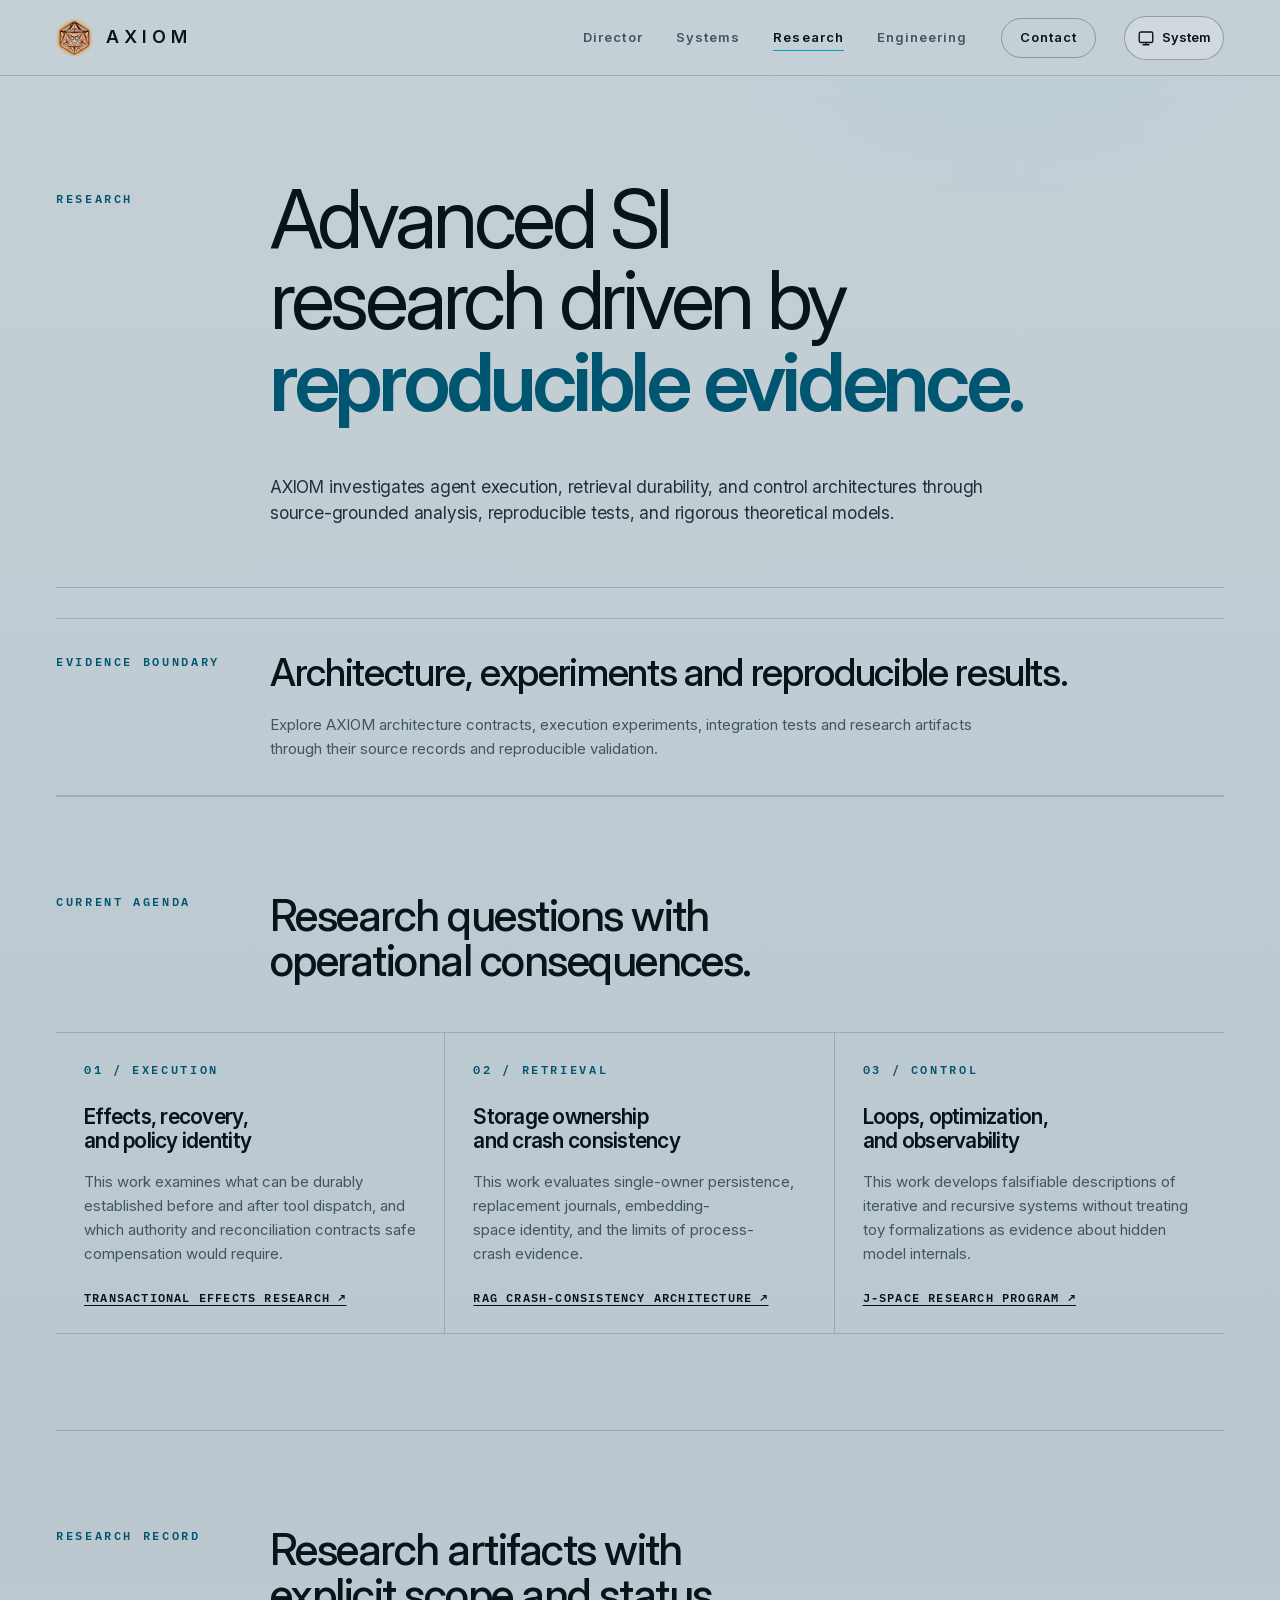
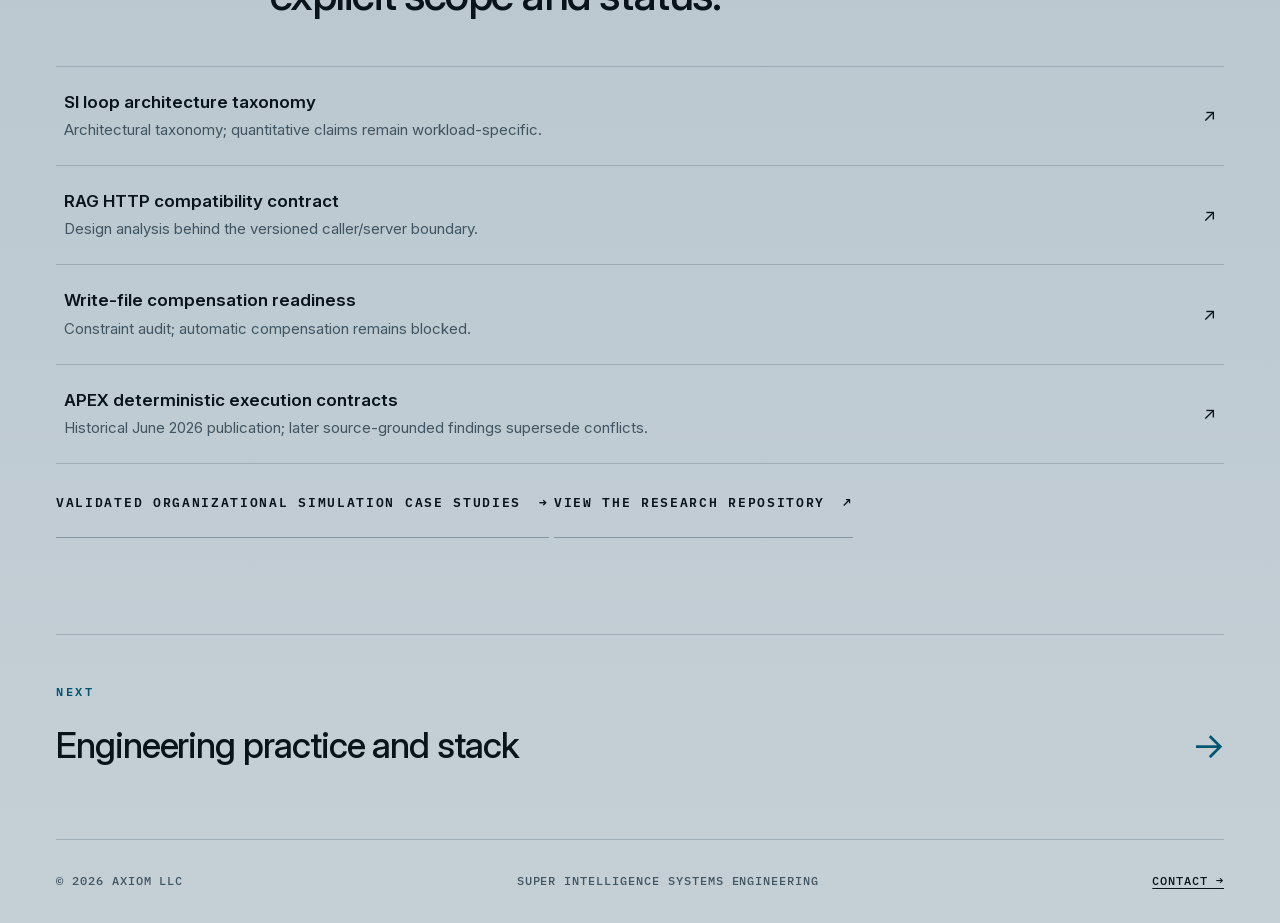
<file: research/index.html>
<!doctype html>
<html lang="en">
<head>
  <meta charset="utf-8"><meta name="viewport" content="width=device-width, initial-scale=1"><meta name="color-scheme" content="light dark"><meta name="theme-color" content="#c5d0d6">
  <title>SI Reliability &amp; Control Research — AXIOM LLC</title><meta name="description" content="Inspect AXIOM research on agent reliability, authorization, crash consistency and organizational simulations, with source-linked findings and reproducible evidence.">
  <link rel="icon" type="image/svg+xml" href="../favicon.svg"><link rel="icon" type="image/png" sizes="32x32" href="../assets/brand/axiom-mark-32.png"><link rel="apple-touch-icon" sizes="180x180" href="../assets/brand/axiom-mark-180.png"><link rel="manifest" href="../site.webmanifest"><script>(()=>{try{const m=localStorage.getItem("axiom-theme");if(m==="light"||m==="dark")document.documentElement.dataset.theme=m;}catch(_){}})();</script><link rel="stylesheet" href="../styles.css">
  <link rel="canonical" href="https://axiom-llc.github.io/research/">
  <meta property="og:type" content="website">
  <meta property="og:site_name" content="AXIOM LLC">
  <meta property="og:title" content="SI Reliability &amp; Control Research — AXIOM LLC">
  <meta property="og:description" content="Inspect AXIOM research on agent reliability, authorization, crash consistency and organizational simulations, with source-linked findings and reproducible evidence.">
  <meta property="og:url" content="https://axiom-llc.github.io/research/">
  <meta property="og:image" content="https://axiom-llc.github.io/assets/visual/hero-axiom.png">
  <meta property="og:image:width" content="1672">
  <meta property="og:image:height" content="941">
  <meta property="og:image:alt" content="AXIOM structural artwork">
  <meta name="twitter:card" content="summary_large_image">
  <meta name="twitter:title" content="SI Reliability &amp; Control Research — AXIOM LLC">
  <meta name="twitter:description" content="Inspect AXIOM research on agent reliability, authorization, crash consistency and organizational simulations, with source-linked findings and reproducible evidence.">
  <meta name="twitter:image" content="https://axiom-llc.github.io/assets/visual/hero-axiom.png">
  <meta name="twitter:image:alt" content="AXIOM structural artwork">
  <script type="application/ld+json">{"@context":"https://schema.org","@graph":[{"@type":"WebPage","@id":"https://axiom-llc.github.io/research/#webpage","url":"https://axiom-llc.github.io/research/","name":"SI Reliability & Control Research — AXIOM LLC","description":"Inspect AXIOM research on agent reliability, authorization, crash consistency and organizational simulations, with source-linked findings and reproducible evidence.","inLanguage":"en","isPartOf":{"@id":"https://axiom-llc.github.io/#website"},"publisher":{"@id":"https://axiom-llc.github.io/#organization"},"breadcrumb":{"@id":"https://axiom-llc.github.io/research/#breadcrumbs"}},{"@type":"BreadcrumbList","@id":"https://axiom-llc.github.io/research/#breadcrumbs","itemListElement":[{"@type":"ListItem","position":1,"name":"Home","item":"https://axiom-llc.github.io/"},{"@type":"ListItem","position":2,"name":"Research","item":"https://axiom-llc.github.io/research/"}]}]}</script>
</head>
<body>
  <a class="skip-link" href="#main">Skip to content</a>
  <header class="site-header wrap"><a class="brand" href="../" aria-label="AXIOM LLC home"><img src="../assets/brand/axiom-mark-64.png" width="37" height="37" srcset="../assets/brand/axiom-mark-64.png 1x, ../assets/brand/axiom-mark-128.png 2x" alt=""><span>AXIOM</span></a><button class="nav-toggle" type="button" data-nav-toggle aria-expanded="false" aria-label="Toggle navigation"><span aria-hidden="true"></span><span aria-hidden="true"></span><span aria-hidden="true"></span></button><nav aria-label="Main navigation"><a href="../director/">Director</a><a href="../systems/">Systems</a><a href="./" aria-current="page">Research</a><a href="../engineering/">Engineering</a><a href="../contact/">Contact</a></nav><button class="theme-toggle" type="button" data-theme-toggle data-mode="system" aria-label="Theme: System. Activate for Light." title="Theme: System">
      <svg class="theme-icon theme-icon-system" viewBox="0 0 24 24" fill="none" stroke="currentColor" stroke-width="1.8" stroke-linecap="round" stroke-linejoin="round" aria-hidden="true" focusable="false"><rect x="3" y="4" width="18" height="14" rx="2"/><path d="M8 21h8M12 18v3"/></svg>
      <svg class="theme-icon theme-icon-light" viewBox="0 0 24 24" fill="none" stroke="currentColor" stroke-width="1.8" stroke-linecap="round" stroke-linejoin="round" aria-hidden="true" focusable="false"><circle cx="12" cy="12" r="4"/><path d="M12 2v2M12 20v2M4.93 4.93l1.42 1.42m11.3 11.3 1.42 1.42M2 12h2m16 0h2M4.93 19.07l1.42-1.42m11.3-11.3 1.42-1.42"/></svg>
      <svg class="theme-icon theme-icon-dark" viewBox="0 0 24 24" fill="none" stroke="currentColor" stroke-width="1.8" stroke-linecap="round" stroke-linejoin="round" aria-hidden="true" focusable="false"><path d="M20.5 14.5A9 9 0 0 1 9.5 3.5 9 9 0 1 0 20.5 14.5Z"/></svg>
      <span data-theme-label>System</span>
    </button></header>
  <main id="main">
    <header class="page-hero wrap"><p class="eyebrow">Research</p><h1>Advanced SI research driven by<br><span class="hero-accent">reproducible evidence.</span></h1><p class="lede">AXIOM investigates agent execution, retrieval durability, and control architectures through source-grounded analysis, reproducible tests, and rigorous theoretical models.</p></header>
    <aside class="evidence-boundary wrap" aria-labelledby="boundary-title"><p class="eyebrow">Evidence boundary</p><div><h2 id="boundary-title">Architecture, experiments and reproducible results.</h2><p>Explore AXIOM architecture contracts, execution experiments, integration tests and research artifacts through their source records and reproducible validation.</p></div></aside>
    <section class="section wrap" aria-labelledby="agenda-title">
      <div class="section-intro"><p class="eyebrow">Current agenda</p><h2 id="agenda-title">Research questions with operational consequences.</h2></div>
      <div class="agenda">
        <article><span class="index">01 / Execution</span><h3>Effects, recovery, and policy identity</h3><p>This work examines what can be durably established before and after tool dispatch, and which authority and reconciliation contracts safe compensation would require.</p><a href="https://github.com/axiom-llc/axiom-apex/blob/main/research/apex-transactional-effects-research.md">Transactional effects research ↗</a></article>
        <article><span class="index">02 / Retrieval</span><h3>Storage ownership and crash consistency</h3><p>This work evaluates single-owner persistence, replacement journals, embedding-space identity, and the limits of process-crash evidence.</p><a href="https://github.com/axiom-llc/axiom-rag/blob/main/research/rag-crash-consistency-architecture.md">RAG crash-consistency architecture ↗</a></article>
        <article><span class="index">03 / Control</span><h3>Loops, optimization, and observability</h3><p>This work develops falsifiable descriptions of iterative and recursive systems without treating toy formalizations as evidence about hidden model internals.</p><a href="https://github.com/axiom-llc/axiom-research/blob/main/j-space-research.md">J-space research program ↗</a></article>
      </div>
    </section>
    <section class="section wrap" aria-labelledby="record-title">
      <div class="section-intro compact"><p class="eyebrow">Research record</p><h2 id="record-title">Research artifacts with explicit scope and status.</h2></div>
      <div class="artifact-list">
        <a href="https://github.com/axiom-llc/axiom-research/blob/main/ai-loop-architecture-taxonomy.md"><span><strong>SI loop architecture taxonomy</strong><small>Architectural taxonomy; quantitative claims remain workload-specific.</small></span><b aria-hidden="true">↗</b></a>
        <a href="https://github.com/axiom-llc/axiom-rag/blob/main/research/rag-http-compatibility-contract.md"><span><strong>RAG HTTP compatibility contract</strong><small>Design analysis behind the versioned caller/server boundary.</small></span><b aria-hidden="true">↗</b></a>
        <a href="https://github.com/axiom-llc/axiom-apex/blob/main/research/write-file-compensation-readiness.md"><span><strong>Write-file compensation readiness</strong><small>Constraint audit; automatic compensation remains blocked.</small></span><b aria-hidden="true">↗</b></a>
        <a href="https://github.com/axiom-llc/axiom-apex/blob/main/research/tacon2026-apex-deterministic-execution-contracts.md"><span><strong>APEX deterministic execution contracts</strong><small>Historical June 2026 publication; later source-grounded findings supersede conflicts.</small></span><b aria-hidden="true">↗</b></a>
      </div>
      <a class="section-link" href="../case-studies/">Validated organizational simulation case studies <span aria-hidden="true">→</span></a>
      <a class="section-link" href="https://github.com/axiom-llc/axiom-research">View the research repository <span aria-hidden="true">↗</span></a>
    </section>
    <section class="next-page wrap"><p class="eyebrow">Next</p><a href="../engineering/"><span>Engineering practice and stack</span><b aria-hidden="true">→</b></a></section>
  </main>
  <footer class="site-footer wrap"><p>© 2026 AXIOM LLC</p><p>Super intelligence systems engineering</p><a href="../contact/">Contact <span aria-hidden="true">→</span></a></footer>
  <script src="../theme.js" defer></script>
</body>
</html>
</file>
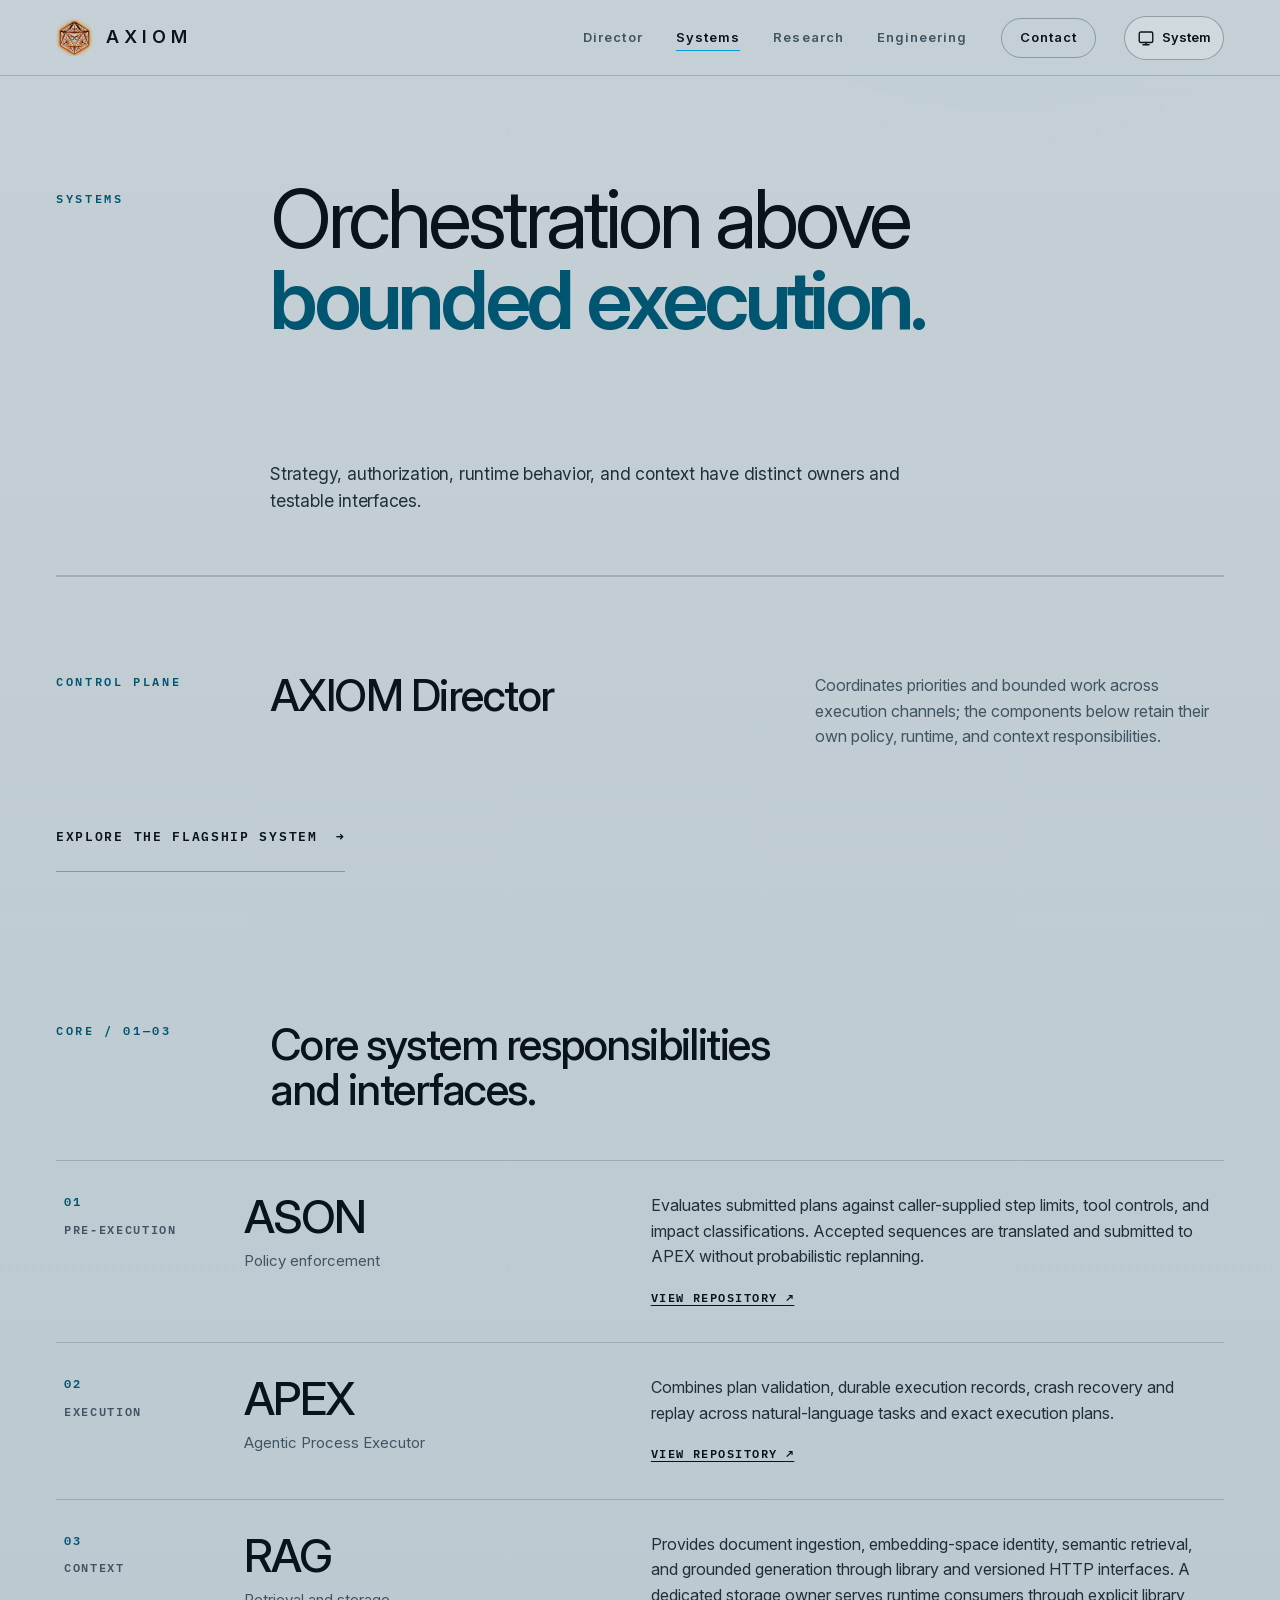
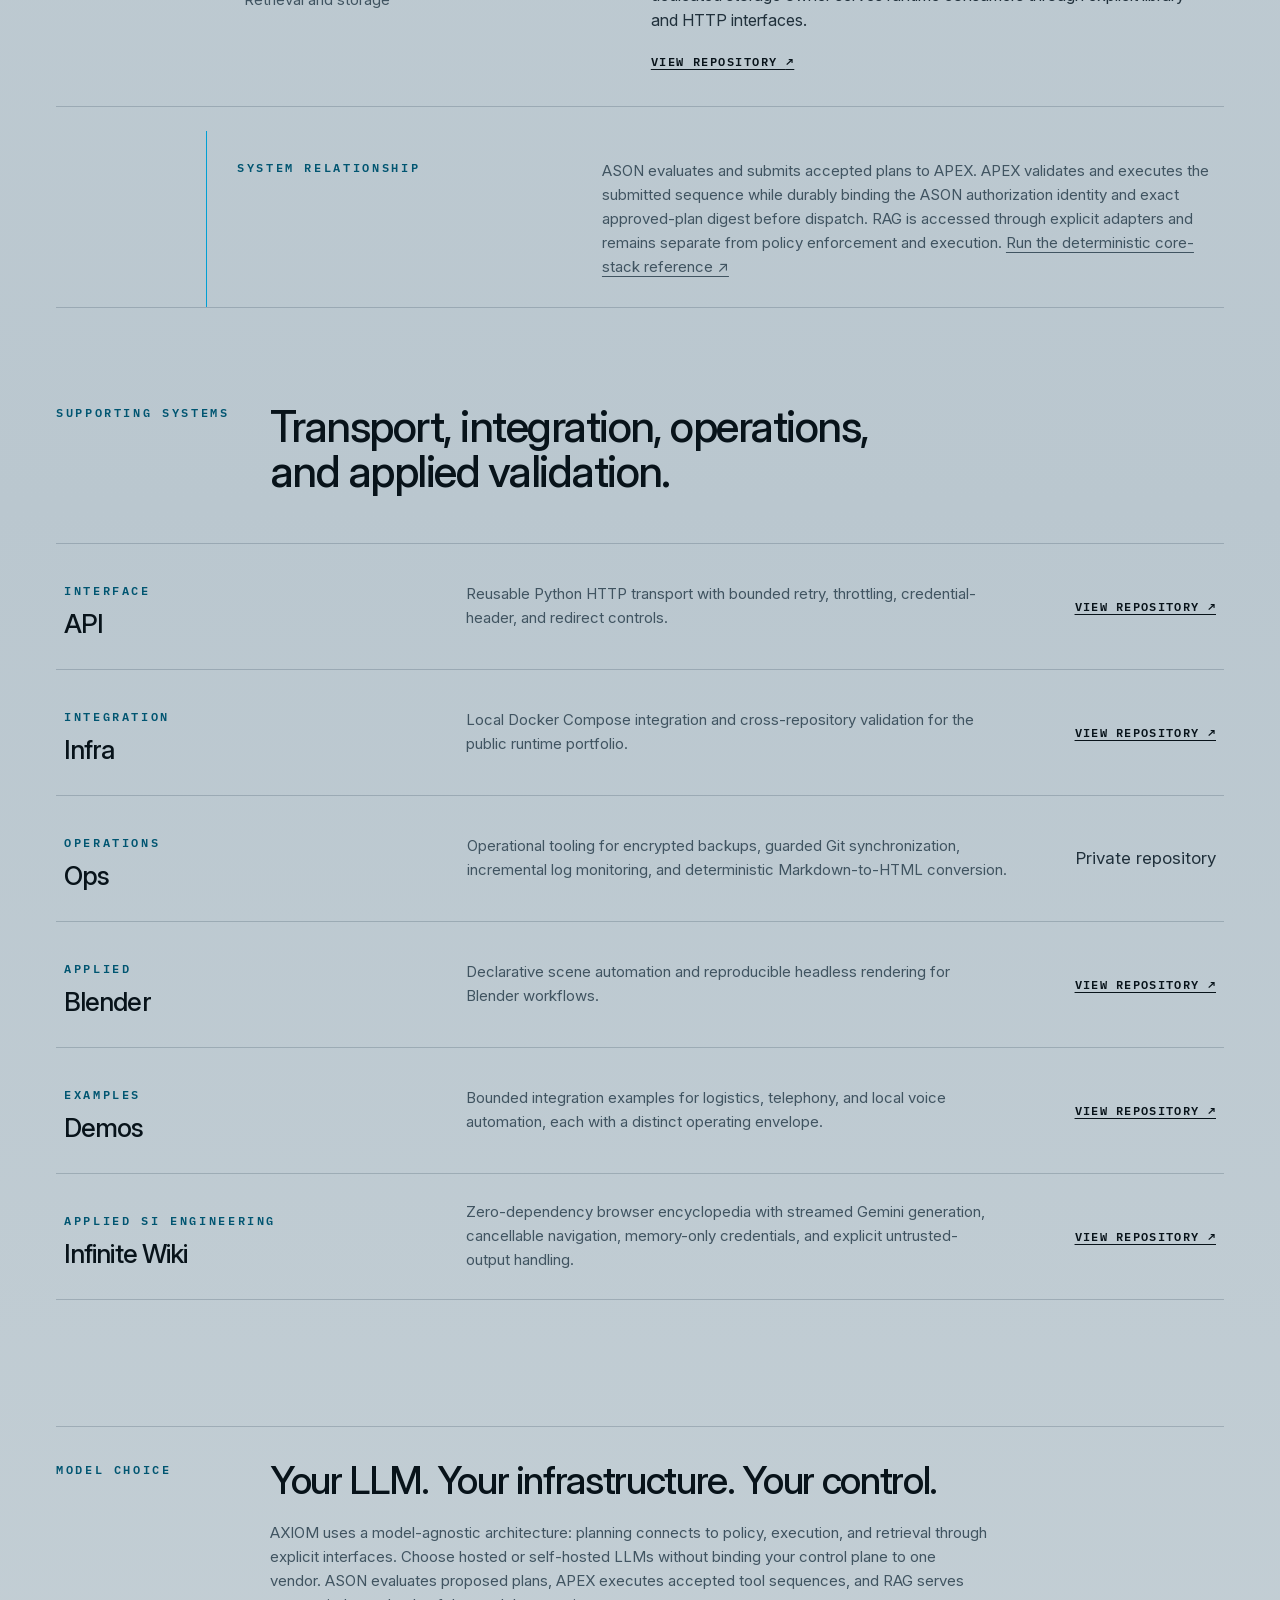
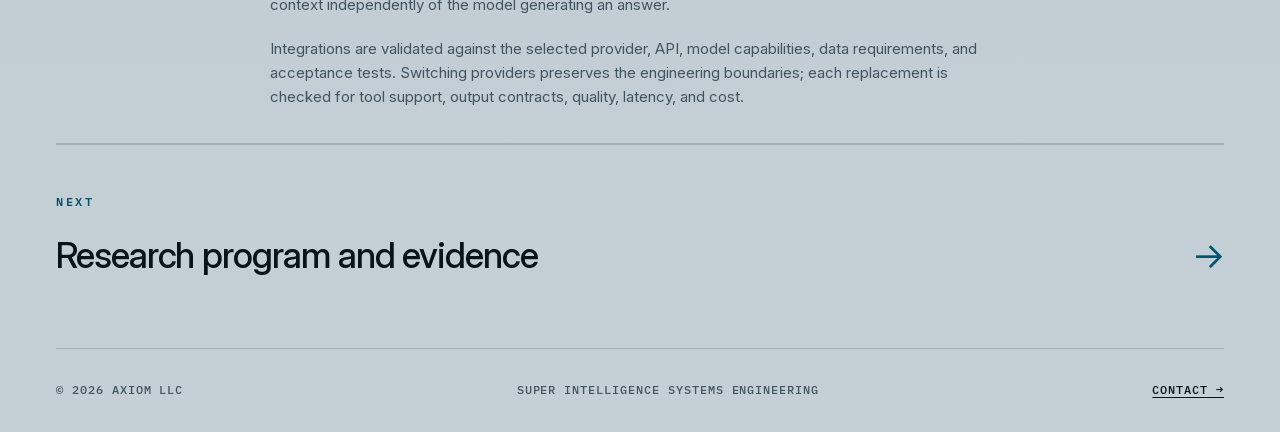
<file: systems/index.html>
<!doctype html>
<html lang="en">
<head>
  <meta charset="utf-8"><meta name="viewport" content="width=device-width, initial-scale=1"><meta name="color-scheme" content="light dark"><meta name="theme-color" content="#c5d0d6">
  <title>SI Control, Execution &amp; Retrieval Systems — AXIOM LLC</title><meta name="description" content="Explore AXIOM systems for policy enforcement, tool execution, crash recovery and retrieval, with public source code and reproducible validation.">
  <link rel="icon" type="image/svg+xml" href="../favicon.svg"><link rel="icon" type="image/png" sizes="32x32" href="../assets/brand/axiom-mark-32.png"><link rel="apple-touch-icon" sizes="180x180" href="../assets/brand/axiom-mark-180.png"><link rel="manifest" href="../site.webmanifest"><script>(()=>{try{const m=localStorage.getItem("axiom-theme");if(m==="light"||m==="dark")document.documentElement.dataset.theme=m;}catch(_){}})();</script><link rel="stylesheet" href="../styles.css">
  <link rel="canonical" href="https://axiom-llc.github.io/systems/">
  <meta property="og:type" content="website">
  <meta property="og:site_name" content="AXIOM LLC">
  <meta property="og:title" content="SI Control, Execution &amp; Retrieval Systems — AXIOM LLC">
  <meta property="og:description" content="Explore AXIOM systems for policy enforcement, tool execution, crash recovery and retrieval, with public source code and reproducible validation.">
  <meta property="og:url" content="https://axiom-llc.github.io/systems/">
  <meta property="og:image" content="https://axiom-llc.github.io/assets/visual/hero-axiom.png">
  <meta property="og:image:width" content="1672">
  <meta property="og:image:height" content="941">
  <meta property="og:image:alt" content="AXIOM structural artwork">
  <meta name="twitter:card" content="summary_large_image">
  <meta name="twitter:title" content="SI Control, Execution &amp; Retrieval Systems — AXIOM LLC">
  <meta name="twitter:description" content="Explore AXIOM systems for policy enforcement, tool execution, crash recovery and retrieval, with public source code and reproducible validation.">
  <meta name="twitter:image" content="https://axiom-llc.github.io/assets/visual/hero-axiom.png">
  <meta name="twitter:image:alt" content="AXIOM structural artwork">
  <script type="application/ld+json">{"@context":"https://schema.org","@graph":[{"@type":"WebPage","@id":"https://axiom-llc.github.io/systems/#webpage","url":"https://axiom-llc.github.io/systems/","name":"SI Control, Execution & Retrieval Systems — AXIOM LLC","description":"Explore AXIOM systems for policy enforcement, tool execution, crash recovery and retrieval, with public source code and reproducible validation.","inLanguage":"en","isPartOf":{"@id":"https://axiom-llc.github.io/#website"},"publisher":{"@id":"https://axiom-llc.github.io/#organization"},"breadcrumb":{"@id":"https://axiom-llc.github.io/systems/#breadcrumbs"}},{"@type":"BreadcrumbList","@id":"https://axiom-llc.github.io/systems/#breadcrumbs","itemListElement":[{"@type":"ListItem","position":1,"name":"Home","item":"https://axiom-llc.github.io/"},{"@type":"ListItem","position":2,"name":"Systems","item":"https://axiom-llc.github.io/systems/"}]}]}</script>
</head>
<body>
  <a class="skip-link" href="#main">Skip to content</a>
  <header class="site-header wrap"><a class="brand" href="../" aria-label="AXIOM LLC home"><img src="../assets/brand/axiom-mark-64.png" width="37" height="37" srcset="../assets/brand/axiom-mark-64.png 1x, ../assets/brand/axiom-mark-128.png 2x" alt=""><span>AXIOM</span></a><button class="nav-toggle" type="button" data-nav-toggle aria-expanded="false" aria-label="Toggle navigation"><span aria-hidden="true"></span><span aria-hidden="true"></span><span aria-hidden="true"></span></button><nav aria-label="Main navigation"><a href="../director/">Director</a><a href="./" aria-current="page">Systems</a><a href="../research/">Research</a><a href="../engineering/">Engineering</a><a href="../contact/">Contact</a></nav><button class="theme-toggle" type="button" data-theme-toggle data-mode="system" aria-label="Theme: System. Activate for Light." title="Theme: System">
      <svg class="theme-icon theme-icon-system" viewBox="0 0 24 24" fill="none" stroke="currentColor" stroke-width="1.8" stroke-linecap="round" stroke-linejoin="round" aria-hidden="true" focusable="false"><rect x="3" y="4" width="18" height="14" rx="2"/><path d="M8 21h8M12 18v3"/></svg>
      <svg class="theme-icon theme-icon-light" viewBox="0 0 24 24" fill="none" stroke="currentColor" stroke-width="1.8" stroke-linecap="round" stroke-linejoin="round" aria-hidden="true" focusable="false"><circle cx="12" cy="12" r="4"/><path d="M12 2v2M12 20v2M4.93 4.93l1.42 1.42m11.3 11.3 1.42 1.42M2 12h2m16 0h2M4.93 19.07l1.42-1.42m11.3-11.3 1.42-1.42"/></svg>
      <svg class="theme-icon theme-icon-dark" viewBox="0 0 24 24" fill="none" stroke="currentColor" stroke-width="1.8" stroke-linecap="round" stroke-linejoin="round" aria-hidden="true" focusable="false"><path d="M20.5 14.5A9 9 0 0 1 9.5 3.5 9 9 0 1 0 20.5 14.5Z"/></svg>
      <span data-theme-label>System</span>
    </button></header>
  <main id="main">
    <header class="page-hero wrap"><p class="eyebrow">Systems</p><h1>Orchestration above<br><span class="hero-accent">bounded execution.</span></h1><p class="lede">Strategy, authorization, runtime behavior, and context have distinct owners and testable interfaces.</p></header>
    <section id="director" class="section wrap" aria-labelledby="director-system-title">
      <div class="section-intro">
        <p class="eyebrow">Control plane</p>
        <h2 id="director-system-title">AXIOM Director</h2>
        <p>Coordinates priorities and bounded work across execution channels; the components below retain their own policy, runtime, and context responsibilities.</p>
      </div>
      <a class="section-link" href="../director/">Explore the flagship system <span aria-hidden="true">→</span></a>
    </section>
    <section class="architecture wrap" aria-labelledby="architecture-title">
      <div class="section-intro compact"><p class="eyebrow">Core / 01—03</p><h2 id="architecture-title">Core system responsibilities and interfaces.</h2></div>
      <ol class="architecture-flow">
        <li><div class="arch-meta"><span>01</span><span>Pre-execution</span></div><div class="arch-name"><h3>ASON</h3><p>Policy enforcement</p></div><div class="arch-copy"><p>Evaluates submitted plans against caller-supplied step limits, tool controls, and impact classifications. Accepted sequences are translated and submitted to APEX without probabilistic replanning.</p><a href="https://github.com/axiom-llc/axiom-ason">View repository <span aria-hidden="true">↗</span></a></div></li>
        <li><div class="arch-meta"><span>02</span><span>Execution</span></div><div class="arch-name"><h3>APEX</h3><p>Agentic Process Executor</p></div><div class="arch-copy"><p>Combines plan validation, durable execution records, crash recovery and replay across natural-language tasks and exact execution plans.</p><a href="https://github.com/axiom-llc/axiom-apex">View repository <span aria-hidden="true">↗</span></a></div></li>
        <li><div class="arch-meta"><span>03</span><span>Context</span></div><div class="arch-name"><h3>RAG</h3><p>Retrieval and storage</p></div><div class="arch-copy"><p>Provides document ingestion, embedding-space identity, semantic retrieval, and grounded generation through library and versioned HTTP interfaces. A dedicated storage owner serves runtime consumers through explicit library and HTTP interfaces.</p><a href="https://github.com/axiom-llc/axiom-rag">View repository <span aria-hidden="true">↗</span></a></div></li>
      </ol>
      <div class="relationship-note"><span class="eyebrow">System relationship</span><p>ASON evaluates and submits accepted plans to APEX. APEX validates and executes the submitted sequence while durably binding the ASON authorization identity and exact approved-plan digest before dispatch. RAG is accessed through explicit adapters and remains separate from policy enforcement and execution. <a href="https://github.com/axiom-llc/axiom-demos/tree/main/core-stack">Run the deterministic core-stack reference ↗</a></p></div>
    </section>
    <section class="section wrap" aria-labelledby="support-title">
      <div class="section-intro compact"><p class="eyebrow">Supporting systems</p><h2 id="support-title">Transport, integration, operations, and applied validation.</h2></div>
      <div class="system-rows">
        <article><div><span class="index">Interface</span><h3>API</h3></div><p>Reusable Python HTTP transport with bounded retry, throttling, credential-header, and redirect controls.</p><a href="https://github.com/axiom-llc/axiom-api" aria-label="View AXIOM API repository">View repository ↗</a></article>
        <article><div><span class="index">Integration</span><h3>Infra</h3></div><p>Local Docker Compose integration and cross-repository validation for the public runtime portfolio.</p><a href="https://github.com/axiom-llc/axiom-infra" aria-label="View AXIOM Infra repository">View repository ↗</a></article>
        <article><div><span class="index">Operations</span><h3>Ops</h3></div><p>Operational tooling for encrypted backups, guarded Git synchronization, incremental log monitoring, and deterministic Markdown-to-HTML conversion.</p><span>Private repository</span></article>
        <article><div><span class="index">Applied</span><h3>Blender</h3></div><p>Declarative scene automation and reproducible headless rendering for Blender workflows.</p><a href="https://github.com/axiom-llc/axiom-blender" aria-label="View AXIOM Blender repository">View repository ↗</a></article>
        <article><div><span class="index">Examples</span><h3>Demos</h3></div><p>Bounded integration examples for logistics, telephony, and local voice automation, each with a distinct operating envelope.</p><a href="https://github.com/axiom-llc/axiom-demos" aria-label="View AXIOM Demos repository">View repository ↗</a></article>
        <article><div><span class="index">Applied SI engineering</span><h3>Infinite Wiki</h3></div><p>Zero-dependency browser encyclopedia with streamed Gemini generation, cancellable navigation, memory-only credentials, and explicit untrusted-output handling.</p><a href="https://github.com/axiom-llc/axiom-wiki-infinite" aria-label="View AXIOM Infinite Wiki repository">View repository ↗</a></article>
      </div>
    </section>
    <section class="evidence-boundary wrap" id="model-choice" aria-labelledby="model-choice-title">
      <p class="eyebrow">Model choice</p><div><h2 id="model-choice-title">Your LLM. Your infrastructure. Your control.</h2><p>AXIOM uses a model-agnostic architecture: planning connects to policy, execution, and retrieval through explicit interfaces. Choose hosted or self-hosted LLMs without binding your control plane to one vendor. ASON evaluates proposed plans, APEX executes accepted tool sequences, and RAG serves context independently of the model generating an answer.</p><p>Integrations are validated against the selected provider, API, model capabilities, data requirements, and acceptance tests. Switching providers preserves the engineering boundaries; each replacement is checked for tool support, output contracts, quality, latency, and cost.</p></div>
    </section>
    <section class="next-page wrap"><p class="eyebrow">Next</p><a href="../research/"><span>Research program and evidence</span><b aria-hidden="true">→</b></a></section>
  </main>
  <footer class="site-footer wrap"><p>© 2026 AXIOM LLC</p><p>Super intelligence systems engineering</p><a href="../contact/">Contact <span aria-hidden="true">→</span></a></footer>
  <script src="../theme.js" defer></script>
</body>
</html>
</file>
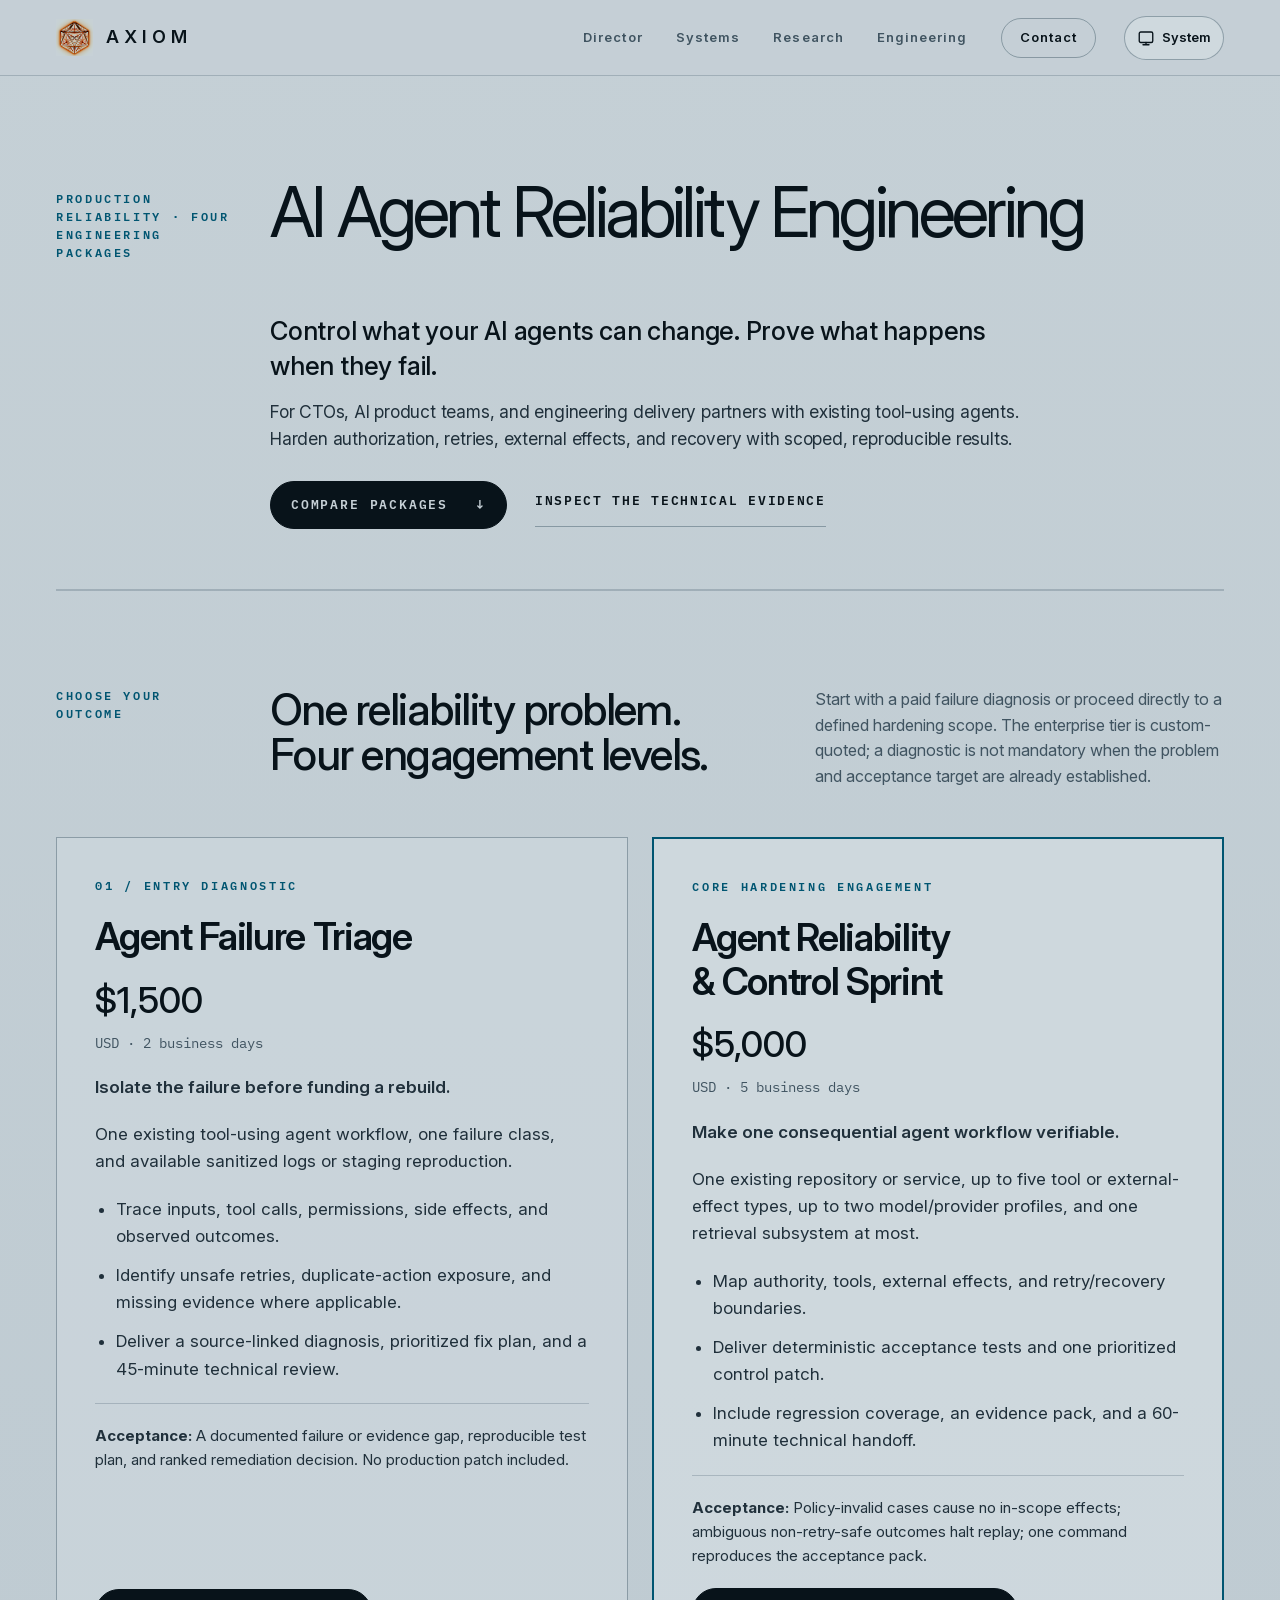
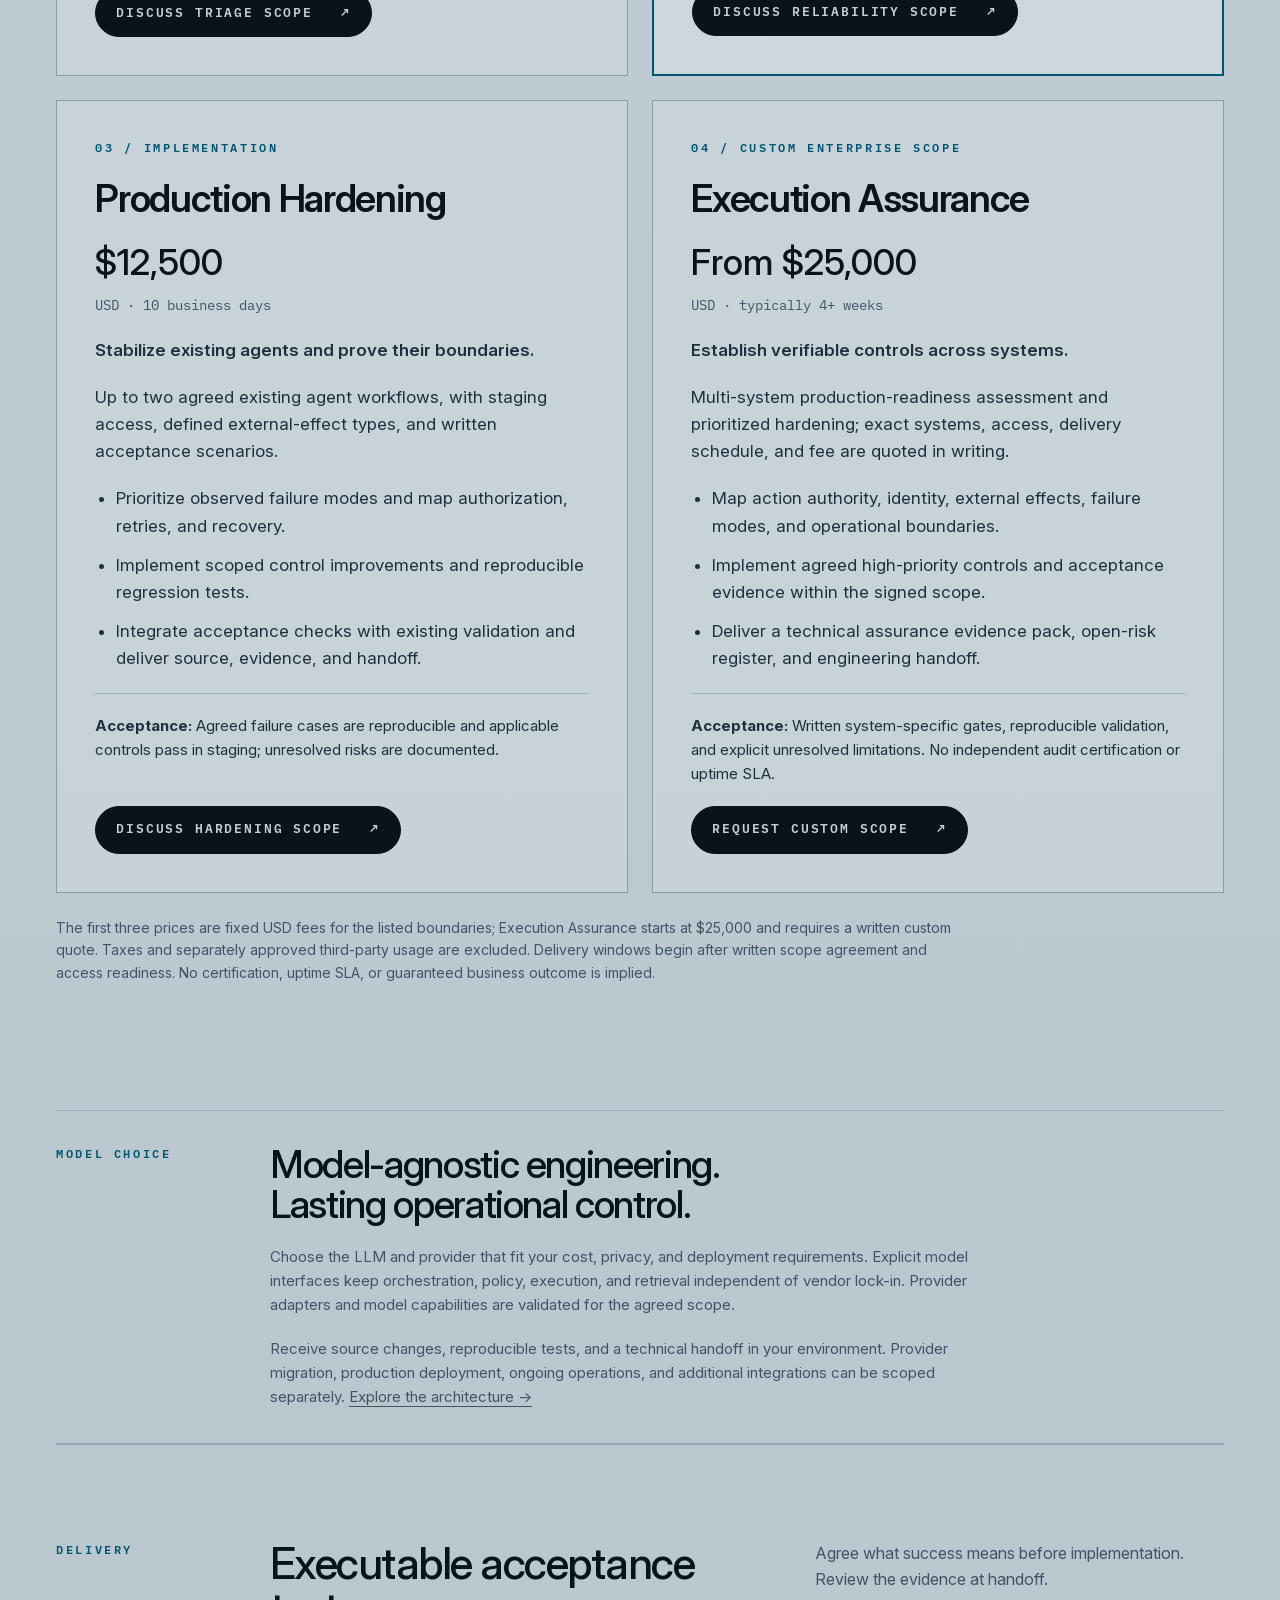
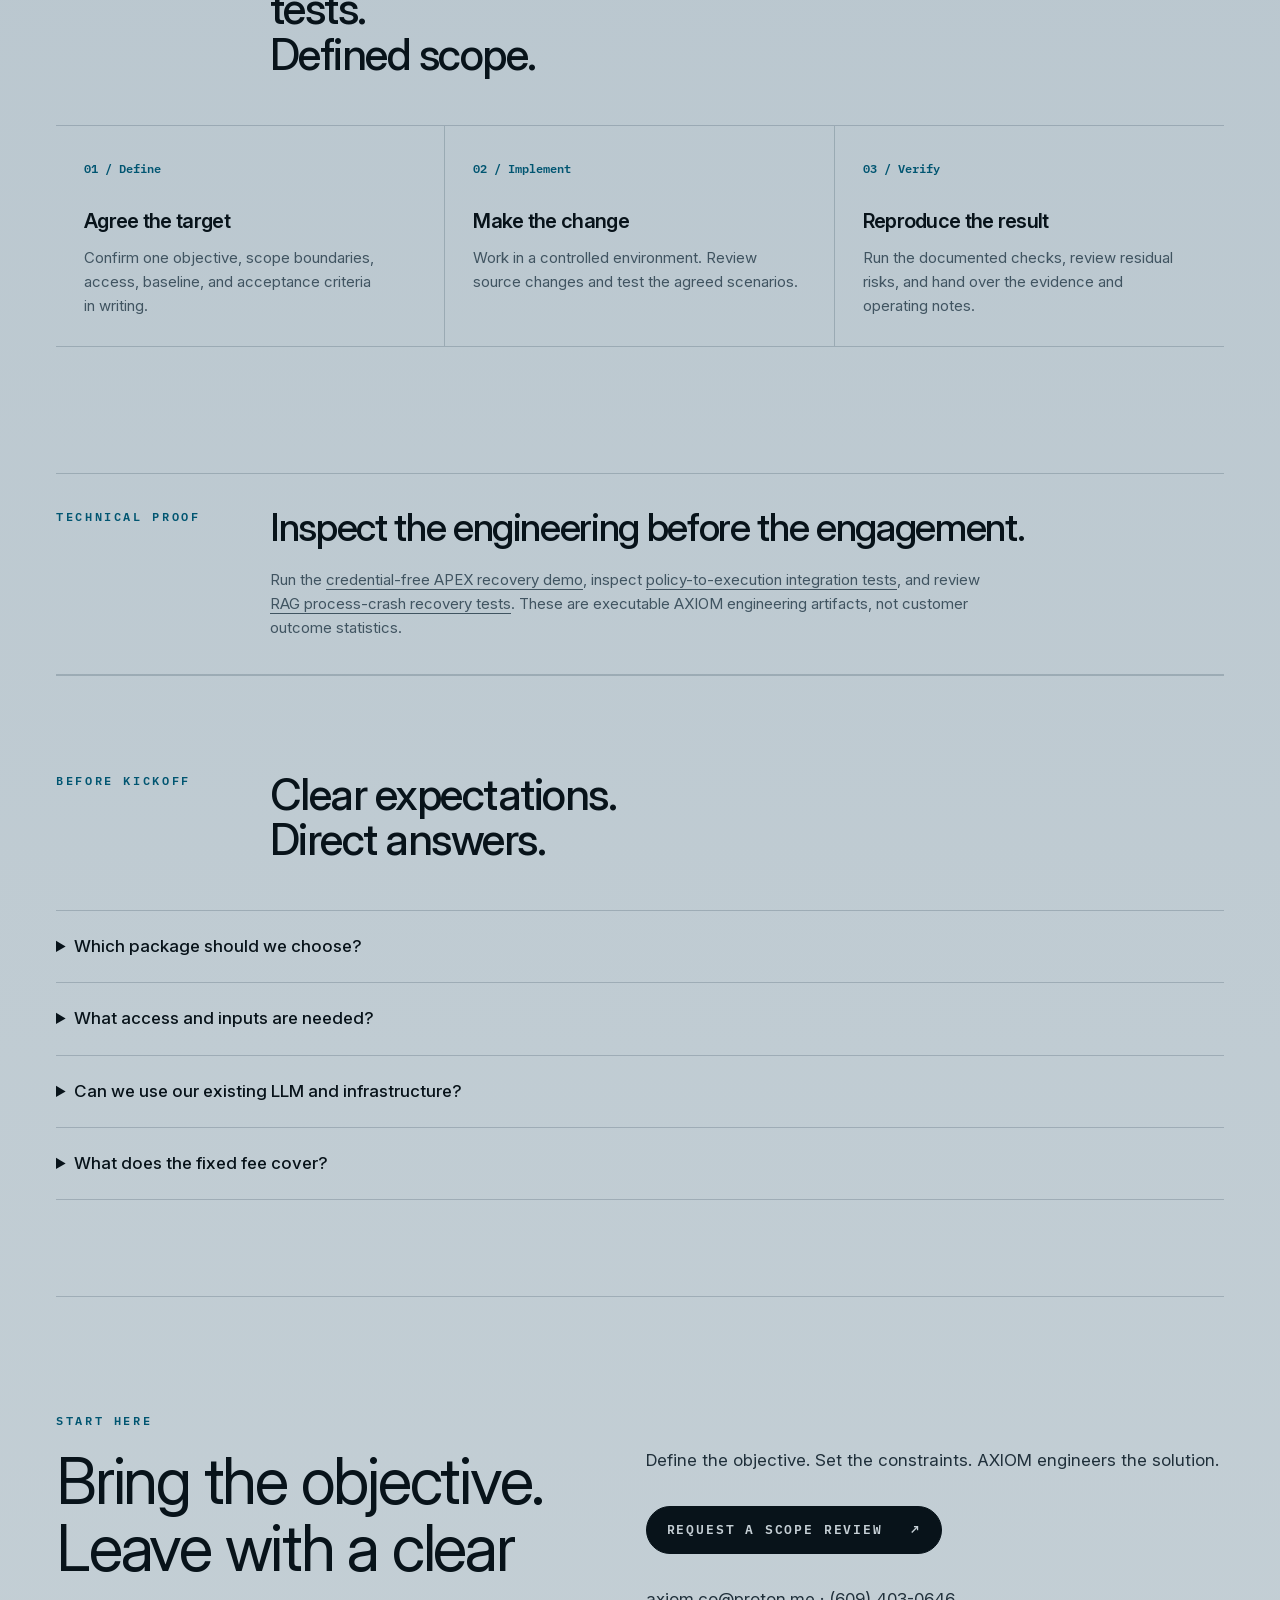
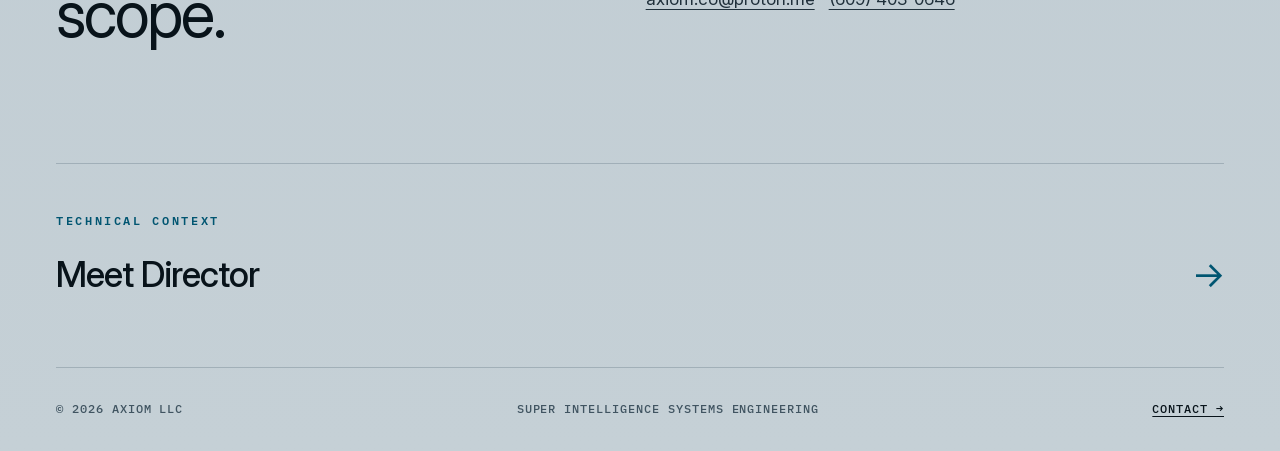
<file: engagements/reliability-control-sprint/index.html>
<!doctype html>
<html lang="en">
<head>
  <meta charset="utf-8"><meta name="viewport" content="width=device-width, initial-scale=1"><meta name="color-scheme" content="light dark"><meta name="theme-color" content="#c5d0d6">
  <title>AI Agent Reliability Engineering — AXIOM LLC</title>
  <meta name="description" content="Production AI-agent reliability engineering from $1,500: failure triage, execution control, recovery hardening, and custom enterprise assurance.">
  <link rel="icon" type="image/svg+xml" href="../../favicon.svg"><link rel="icon" type="image/png" sizes="32x32" href="../../assets/brand/axiom-mark-32.png"><link rel="apple-touch-icon" sizes="180x180" href="../../assets/brand/axiom-mark-180.png"><link rel="manifest" href="../../site.webmanifest"><script>(()=>{try{const m=localStorage.getItem("axiom-theme");if(m==="light"||m==="dark")document.documentElement.dataset.theme=m;}catch(_){}})();</script><link rel="stylesheet" href="../../styles.css">
  <link rel="canonical" href="https://axiom-llc.github.io/engagements/reliability-control-sprint/">
  <meta property="og:type" content="website">
  <meta property="og:site_name" content="AXIOM LLC">
  <meta property="og:title" content="AI Agent Reliability Engineering — AXIOM LLC">
  <meta property="og:description" content="Production AI-agent reliability engineering from $1,500: failure triage, execution control, recovery hardening, and custom enterprise assurance.">
  <meta property="og:url" content="https://axiom-llc.github.io/engagements/reliability-control-sprint/">
  <meta property="og:image" content="https://axiom-llc.github.io/assets/visual/hero-axiom.png">
  <meta property="og:image:width" content="1672">
  <meta property="og:image:height" content="941">
  <meta property="og:image:alt" content="AXIOM structural artwork">
  <meta name="twitter:card" content="summary_large_image">
  <meta name="twitter:title" content="AI Agent Reliability Engineering — AXIOM LLC">
  <meta name="twitter:description" content="Production AI-agent reliability engineering from $1,500: failure triage, execution control, recovery hardening, and custom enterprise assurance.">
  <meta name="twitter:image" content="https://axiom-llc.github.io/assets/visual/hero-axiom.png">
  <meta name="twitter:image:alt" content="AXIOM structural artwork">
  <script type="application/ld+json">{"@context":"https://schema.org","@graph":[{"@type":"WebPage","@id":"https://axiom-llc.github.io/engagements/reliability-control-sprint/#webpage","url":"https://axiom-llc.github.io/engagements/reliability-control-sprint/","name":"AI Agent Reliability Engineering — AXIOM LLC","description":"Production AI-agent reliability engineering from $1,500: failure triage, execution control, recovery hardening, and custom enterprise assurance.","inLanguage":"en","isPartOf":{"@id":"https://axiom-llc.github.io/#website"},"publisher":{"@id":"https://axiom-llc.github.io/#organization"},"breadcrumb":{"@id":"https://axiom-llc.github.io/engagements/reliability-control-sprint/#breadcrumbs"}},{"@type":"BreadcrumbList","@id":"https://axiom-llc.github.io/engagements/reliability-control-sprint/#breadcrumbs","itemListElement":[{"@type":"ListItem","position":1,"name":"Home","item":"https://axiom-llc.github.io/"},{"@type":"ListItem","position":2,"name":"Engagements","item":"https://axiom-llc.github.io/engagements/"},{"@type":"ListItem","position":3,"name":"Agent Reliability Packages","item":"https://axiom-llc.github.io/engagements/reliability-control-sprint/"}]},{"@type":"Service","@id":"https://axiom-llc.github.io/engagements/reliability-control-sprint/#service","name":"AI Agent Reliability Engineering","serviceType":"Production AI-agent reliability and execution-control engineering","description":"Production AI-agent reliability engineering from $1,500: failure triage, execution control, recovery hardening, and custom enterprise assurance.","url":"https://axiom-llc.github.io/engagements/reliability-control-sprint/","provider":{"@id":"https://axiom-llc.github.io/#organization"},"hasOfferCatalog":{"@type":"OfferCatalog","name":"Agent execution-control engineering engagements","itemListElement":[{"@type":"Offer","name":"Agent Failure Triage","price":"1500","priceCurrency":"USD","url":"https://axiom-llc.github.io/engagements/reliability-control-sprint/#triage","itemOffered":{"@type":"Service","name":"Agent Failure Triage"}},{"@type":"Offer","name":"Agent Reliability & Control Sprint","price":"5000","priceCurrency":"USD","url":"https://axiom-llc.github.io/engagements/reliability-control-sprint/#reliability","itemOffered":{"@type":"Service","name":"Agent Reliability & Control Sprint"}},{"@type":"Offer","name":"Production Hardening","price":"12500","priceCurrency":"USD","url":"https://axiom-llc.github.io/engagements/reliability-control-sprint/#hardening","itemOffered":{"@type":"Service","name":"Production Hardening"}},{"@type":"Offer","name":"Execution Assurance","price":"25000","priceCurrency":"USD","url":"https://axiom-llc.github.io/engagements/reliability-control-sprint/#assurance","description":"Starting at $25,000; final fee and scope require a written custom quote.","itemOffered":{"@type":"Service","name":"Execution Assurance"}}]}}]}</script>
</head>
<body>
  <a class="skip-link" href="#main">Skip to content</a>
  <header class="site-header wrap"><a class="brand" href="../../" aria-label="AXIOM LLC home"><img src="../../assets/brand/axiom-mark-64.png" width="37" height="37" srcset="../../assets/brand/axiom-mark-64.png 1x, ../../assets/brand/axiom-mark-128.png 2x" alt=""><span>AXIOM</span></a><button class="nav-toggle" type="button" data-nav-toggle aria-expanded="false" aria-label="Toggle navigation"><span aria-hidden="true"></span><span aria-hidden="true"></span><span aria-hidden="true"></span></button><nav aria-label="Main navigation"><a href="../../director/">Director</a><a href="../../systems/">Systems</a><a href="../../research/">Research</a><a href="../../engineering/">Engineering</a><a href="../../contact/">Contact</a></nav><button class="theme-toggle" type="button" data-theme-toggle data-mode="system" aria-label="Theme: System. Activate for Light." title="Theme: System">
      <svg class="theme-icon theme-icon-system" viewBox="0 0 24 24" fill="none" stroke="currentColor" stroke-width="1.8" stroke-linecap="round" stroke-linejoin="round" aria-hidden="true" focusable="false"><rect x="3" y="4" width="18" height="14" rx="2"/><path d="M8 21h8M12 18v3"/></svg>
      <svg class="theme-icon theme-icon-light" viewBox="0 0 24 24" fill="none" stroke="currentColor" stroke-width="1.8" stroke-linecap="round" stroke-linejoin="round" aria-hidden="true" focusable="false"><circle cx="12" cy="12" r="4"/><path d="M12 2v2M12 20v2M4.93 4.93l1.42 1.42m11.3 11.3 1.42 1.42M2 12h2m16 0h2M4.93 19.07l1.42-1.42m11.3-11.3 1.42-1.42"/></svg>
      <svg class="theme-icon theme-icon-dark" viewBox="0 0 24 24" fill="none" stroke="currentColor" stroke-width="1.8" stroke-linecap="round" stroke-linejoin="round" aria-hidden="true" focusable="false"><path d="M20.5 14.5A9 9 0 0 1 9.5 3.5 9 9 0 1 0 20.5 14.5Z"/></svg>
      <span data-theme-label>System</span>
    </button></header>
  <main id="main">
    <section class="page-hero package-hero wrap" aria-labelledby="packages-title">
      <p class="eyebrow">Production reliability · Four engineering packages</p><h1 id="packages-title">AI Agent Reliability Engineering</h1>
      <div class="lede"><p class="package-hero-promise">Control what your AI agents can change. Prove what happens when they fail.</p><p>For CTOs, AI product teams, and engineering delivery partners with existing tool-using agents. Harden authorization, retries, external effects, and recovery with scoped, reproducible results.</p><div class="actions"><a class="button" href="#packages">Compare packages <span aria-hidden="true">↓</span></a><a class="quiet-link" href="#proof">Inspect the technical evidence</a></div></div>
    </section>
    <section class="section wrap" id="packages" aria-labelledby="packages-heading">
      <div class="section-intro"><p class="eyebrow">Choose your outcome</p><h2 id="packages-heading">One reliability problem.<br>Four engagement levels.</h2><p>Start with a paid failure diagnosis or proceed directly to a defined hardening scope. The enterprise tier is custom-quoted; a diagnostic is not mandatory when the problem and acceptance target are already established.</p></div>
      <div class="package-grid">
        <article class="package-card" id="triage" aria-labelledby="triage-title">
          <p class="eyebrow">01 / Entry diagnostic</p><h3 id="triage-title">Agent Failure Triage</h3>
          <p class="package-price">$1,500<span>USD · 2 business days</span></p><p class="package-fit">Isolate the failure before funding a rebuild.</p>
          <p>One existing tool-using agent workflow, one failure class, and available sanitized logs or staging reproduction.</p><ul><li>Trace inputs, tool calls, permissions, side effects, and observed outcomes.</li><li>Identify unsafe retries, duplicate-action exposure, and missing evidence where applicable.</li><li>Deliver a source-linked diagnosis, prioritized fix plan, and a 45-minute technical review.</li></ul>
          <p class="package-acceptance"><strong>Acceptance:</strong> A documented failure or evidence gap, reproducible test plan, and ranked remediation decision. No production patch included.</p>
          <a class="button" href="mailto:axiom.co@proton.me?subject=Agent%20Failure%20Triage">Discuss triage scope <span aria-hidden="true">↗</span></a>
        </article>
        <article class="package-card package-featured" id="reliability" aria-labelledby="reliability-title">
          <p class="eyebrow">Core hardening engagement</p><h3 id="reliability-title">Agent Reliability &amp; Control Sprint</h3>
          <p class="package-price">$5,000<span>USD · 5 business days</span></p><p class="package-fit">Make one consequential agent workflow verifiable.</p>
          <p>One existing repository or service, up to five tool or external-effect types, up to two model/provider profiles, and one retrieval subsystem at most.</p><ul><li>Map authority, tools, external effects, and retry/recovery boundaries.</li><li>Deliver deterministic acceptance tests and one prioritized control patch.</li><li>Include regression coverage, an evidence pack, and a 60-minute technical handoff.</li></ul>
          <p class="package-acceptance"><strong>Acceptance:</strong> Policy-invalid cases cause no in-scope effects; ambiguous non-retry-safe outcomes halt replay; one command reproduces the acceptance pack.</p>
          <a class="button" href="mailto:axiom.co@proton.me?subject=Agent%20Reliability%20%26%20Control%20Sprint">Discuss reliability scope <span aria-hidden="true">↗</span></a>
        </article>
        <article class="package-card" id="hardening" aria-labelledby="hardening-title">
          <p class="eyebrow">03 / Implementation</p><h3 id="hardening-title">Production Hardening</h3>
          <p class="package-price">$12,500<span>USD · 10 business days</span></p><p class="package-fit">Stabilize existing agents and prove their boundaries.</p>
          <p>Up to two agreed existing agent workflows, with staging access, defined external-effect types, and written acceptance scenarios.</p><ul><li>Prioritize observed failure modes and map authorization, retries, and recovery.</li><li>Implement scoped control improvements and reproducible regression tests.</li><li>Integrate acceptance checks with existing validation and deliver source, evidence, and handoff.</li></ul>
          <p class="package-acceptance"><strong>Acceptance:</strong> Agreed failure cases are reproducible and applicable controls pass in staging; unresolved risks are documented.</p>
          <a class="button" href="mailto:axiom.co@proton.me?subject=Production%20Hardening">Discuss hardening scope <span aria-hidden="true">↗</span></a>
        </article>
        <article class="package-card" id="assurance" aria-labelledby="assurance-title">
          <p class="eyebrow">04 / Custom enterprise scope</p><h3 id="assurance-title">Execution Assurance</h3>
          <p class="package-price">From $25,000<span>USD · typically 4+ weeks</span></p><p class="package-fit">Establish verifiable controls across systems.</p>
          <p>Multi-system production-readiness assessment and prioritized hardening; exact systems, access, delivery schedule, and fee are quoted in writing.</p><ul><li>Map action authority, identity, external effects, failure modes, and operational boundaries.</li><li>Implement agreed high-priority controls and acceptance evidence within the signed scope.</li><li>Deliver a technical assurance evidence pack, open-risk register, and engineering handoff.</li></ul>
          <p class="package-acceptance"><strong>Acceptance:</strong> Written system-specific gates, reproducible validation, and explicit unresolved limitations. No independent audit certification or uptime SLA.</p>
          <a class="button" href="mailto:axiom.co@proton.me?subject=Execution%20Assurance">Request custom scope <span aria-hidden="true">↗</span></a>
        </article>
      </div>
      <p class="package-terms">The first three prices are fixed USD fees for the listed boundaries; Execution Assurance starts at $25,000 and requires a written custom quote. Taxes and separately approved third-party usage are excluded. Delivery windows begin after written scope agreement and access readiness. No certification, uptime SLA, or guaranteed business outcome is implied.</p>
    </section>
    <section class="evidence-boundary wrap" aria-labelledby="ownership-title"><p class="eyebrow">Model choice</p><div><h2 id="ownership-title">Model-agnostic engineering. Lasting operational control.</h2><p>Choose the LLM and provider that fit your cost, privacy, and deployment requirements. Explicit model interfaces keep orchestration, policy, execution, and retrieval independent of vendor lock-in. Provider adapters and model capabilities are validated for the agreed scope.</p><p>Receive source changes, reproducible tests, and a technical handoff in your environment. Provider migration, production deployment, ongoing operations, and additional integrations can be scoped separately. <a href="../../systems/#model-choice">Explore the architecture →</a></p></div></section>
    <section class="section wrap" id="acceptance" aria-labelledby="acceptance-title">
      <div class="section-intro"><p class="eyebrow">Delivery</p><h2 id="acceptance-title">Executable acceptance tests.<br>Defined scope.</h2><p>Agree what success means before implementation. Review the evidence at handoff.</p></div>
      <ol class="validation-flow"><li><span>01 / Define</span><h3>Agree the target</h3><p>Confirm one objective, scope boundaries, access, baseline, and acceptance criteria in writing.</p></li><li><span>02 / Implement</span><h3>Make the change</h3><p>Work in a controlled environment. Review source changes and test the agreed scenarios.</p></li><li><span>03 / Verify</span><h3>Reproduce the result</h3><p>Run the documented checks, review residual risks, and hand over the evidence and operating notes.</p></li></ol>
    </section>
    <section class="evidence-boundary wrap" id="proof" aria-labelledby="proof-title"><p class="eyebrow">Technical proof</p><div><h2 id="proof-title">Inspect the engineering before the engagement.</h2><p>Run the <a href="https://github.com/axiom-llc/axiom-apex#try-the-recovery-demo">credential-free APEX recovery demo</a>, inspect <a href="https://github.com/axiom-llc/axiom-ason/blob/main/ason/tests/test_apex_integration.py">policy-to-execution integration tests</a>, and review <a href="https://github.com/axiom-llc/axiom-rag/blob/main/tests/test_recovery.py">RAG process-crash recovery tests</a>. These are executable AXIOM engineering artifacts, not customer outcome statistics.</p></div></section>
    <section class="section wrap" aria-labelledby="questions-title"><div class="section-intro"><p class="eyebrow">Before kickoff</p><h2 id="questions-title">Clear expectations.<br>Direct answers.</h2></div><div class="package-faq">
      <details><summary>Which package should we choose?</summary><p>Choose Triage to isolate one failure, Reliability to test and patch one workflow, Hardening for up to two existing workflows, or custom-scoped Assurance for multi-system control work. RAG and integration issues remain eligible technical capabilities when included in an agreed scope.</p></details>
      <details><summary>What access and inputs are needed?</summary><p>Provide the scoped repository or service, a working test environment, representative sanitized inputs, and a technical owner. Keep credentials in your approved secret store. Confirm data handling and access requirements before sharing sensitive material.</p></details>
      <details><summary>Can we use our existing LLM and infrastructure?</summary><p>Yes. Model and deployment choices are yours. We verify the selected provider's interfaces and capabilities against the scope and acceptance criteria before commitment.</p></details>
      <details><summary>What does the fixed fee cover?</summary><p>The listed deliverables and limits. Triage is diagnostic only; Reliability and Hardening include bounded changes and tests. Assurance is quoted separately. Additional scope, production deployment, usage charges, and ongoing support require a separate agreement.</p></details>
    </div></section>
    <section class="home-contact wrap" aria-labelledby="fit-title"><div><p class="eyebrow">Start here</p><h2 id="fit-title">Bring the objective.<br>Leave with a clear scope.</h2></div><div class="engagement-contact-details"><p>Define the objective. Set the constraints. AXIOM engineers the solution.</p><a class="button" href="mailto:axiom.co@proton.me?subject=Engineering%20package%20fit%20review">Request a scope review <span aria-hidden="true">↗</span></a><p><a href="mailto:axiom.co@proton.me?subject=Engineering%20package%20inquiry">axiom.co@proton.me</a> · <a href="tel:+16094030646">(609) 403-0646</a></p></div></section>
    <section class="next-page wrap"><p class="eyebrow">Technical context</p><a href="../../director/">Meet Director <b aria-hidden="true">→</b></a></section>
  </main>
  <footer class="site-footer wrap"><p>© 2026 AXIOM LLC</p><p>Super intelligence systems engineering</p><a href="../../contact/">Contact <span aria-hidden="true">→</span></a></footer>
  <script src="../../theme.js" defer></script>
</body>
</html>
</file>
<file: styles.css>
@font-face {
  font-family: "Inter";
  src: url("assets/fonts/InterVariable.woff2") format("woff2");
  font-style: normal;
  font-weight: 100 900;
  font-display: swap;
}
@font-face {
  font-family: "IBM Plex Mono";
  src: url("assets/fonts/IBMPlexMonoVariable.woff2") format("woff2");
  font-style: normal;
  font-weight: 100 700;
  font-display: swap;
}

:root {
  color-scheme: light;
  --bg: #c5d0d6;
  --bg-2: #bac7cf;
  --surface: rgba(209,219,224,.52);
  --surface-solid: #d1dbe0;
  --surface-raised: rgba(209,219,224,.82);
  --button-text: #c6d0d6;
  --text: #20303b;
  --text-strong: #08131a;
  --muted: #405461;
  --accent: #009fd4;
  --accent-strong: #005571;
  --accent-soft: #c4efff;
  --line: rgba(20,48,64,.20);
  --line-strong: rgba(20,48,64,.34);
  --focus: #007da8;
  --header: rgba(197,208,214,.96);
  --mono-filter: none;
  --sans: "Inter", ui-sans-serif, system-ui, -apple-system, BlinkMacSystemFont, "Segoe UI", Arial, sans-serif;
  --mono: "IBM Plex Mono", ui-monospace, "SFMono-Regular", Consolas, monospace;
  --max: 1420px;
  --edge: 56px;
  background: var(--bg);
  color: var(--text);
  font-family: var(--sans);
  font-synthesis: none;
  font-optical-sizing: auto;
  font-kerning: normal;
  -webkit-font-smoothing: antialiased;
  -moz-osx-font-smoothing: grayscale;
}

:root[data-theme="dark"] {
  color-scheme: dark;
  --bg: #03090e;
  --bg-2: #07121a;
  --surface: rgba(255,255,255,.032);
  --surface-solid: #071017;
  --surface-raised: rgba(255,255,255,.055);
  --button-text: #0b1821;
  --text: #b3c1cb;
  --text-strong: #dce8ee;
  --muted: #8d9da7;
  --accent: #4ad9ff;
  --accent-strong: #91c6d4;
  --accent-soft: #123b49;
  --line: rgba(152,198,218,.22);
  --line-strong: rgba(168,215,235,.40);
  --focus: #7ce5ff;
  --header: rgba(3,9,14,.96);
  --mono-filter: invert(1);
}

@media (prefers-color-scheme: dark) {
  :root:not([data-theme]) {
    color-scheme: dark;
    --bg: #03090e;
    --bg-2: #07121a;
    --surface: rgba(255,255,255,.032);
    --surface-solid: #071017;
    --surface-raised: rgba(255,255,255,.055);
    --button-text: #0b1821;
    --text: #b3c1cb;
    --text-strong: #dce8ee;
    --muted: #8d9da7;
    --accent: #4ad9ff;
    --accent-strong: #91c6d4;
    --accent-soft: #123b49;
    --line: rgba(152,198,218,.22);
    --line-strong: rgba(168,215,235,.40);
    --focus: #7ce5ff;
    --header: rgba(3,9,14,.96);
    --mono-filter: invert(1);
  }
}

* { box-sizing: border-box; }
html { min-height: 100%; background: var(--bg); scroll-behavior: smooth; }
body {
  min-height: 100vh;
  margin: 0;
  color: var(--text);
  background:
    radial-gradient(circle at 78% -8%, color-mix(in srgb, var(--accent) 7%, transparent), transparent 28rem),
    linear-gradient(180deg, var(--bg), var(--bg-2) 58%, var(--bg));
  font: 400 1.0625rem/1.6 var(--sans);
  text-rendering: optimizeLegibility;
}
body::before {
  content: "";
  position: fixed;
  inset: 0;
  z-index: -1;
  pointer-events: none;
  background:
    linear-gradient(90deg, transparent 0 calc(50% - .5px), var(--line) 50%, transparent calc(50% + .5px)),
    linear-gradient(0deg, transparent 0 calc(50% - .5px), color-mix(in srgb, var(--line) 45%, transparent) 50%, transparent calc(50% + .5px));
  opacity: .12;
}
a { color: inherit; text-underline-offset: .24em; text-decoration-thickness: 1px; }
a:hover { color: var(--text-strong); }
a:focus-visible, button:focus-visible { outline: 2px solid var(--focus); outline-offset: 5px; }
button { font: inherit; }
p, h1, h2, h3 { margin: 0; }
h1, h2, h3 { color: var(--text-strong); font-weight: 600; letter-spacing: -.035em; line-height: 1.04; text-wrap: balance; }
p { text-wrap: pretty; }
img { display: block; max-width: 100%; }
.wrap { width: min(var(--max), calc(100% - (var(--edge) * 2))); margin-inline: auto; }
.sr-only { position: absolute; width: 1px; height: 1px; padding: 0; margin: -1px; overflow: hidden; clip: rect(0,0,0,0); white-space: nowrap; border: 0; }
.skip-link { position: fixed; left: 18px; top: 12px; z-index: 100; padding: 9px 14px; color: #031017; background: #9beaff; transform: translateY(-160%); }
.skip-link:focus { transform: none; }
.eyebrow, .index {
  color: var(--accent-strong);
  font: 600 .75rem/1.5 var(--mono);
  letter-spacing: .22em;
  text-transform: uppercase;
}
.lede { color: var(--text); font-size: clamp(17px, 1.35vw, 21px); line-height: 1.55; letter-spacing: -.012em; }

.site-header {
  position: sticky;
  top: 0;
  z-index: 50;
  min-height: 76px;
  display: flex;
  align-items: center;
  gap: 28px;
  border-bottom: 1px solid var(--line);
  background: var(--header);
}
.site-header.wrap { width: 100%; padding-inline: max(var(--edge), calc((100vw - var(--max))/2)); }
.brand {
  display: inline-flex;
  align-items: center;
  gap: 13px;
  margin-right: auto;
  color: var(--text-strong);
  font-size: 18px;
  font-weight: 600;
  letter-spacing: .28em;
  text-decoration: none;
  white-space: nowrap;
}
.brand img { width: 37px; height: 37px; object-fit: contain; image-rendering: auto; }
/* Opaque brand PNG: invert light lines to dark, then multiply its light backdrop into the page. */
:root[data-theme="light"] .brand img { filter: invert(1); mix-blend-mode: multiply; }
@media (prefers-color-scheme: light) {
  :root:not([data-theme]) .brand img { filter: invert(1); mix-blend-mode: multiply; }
}
.brand small { display: none; }
.site-header nav { display: flex; align-items: center; gap: clamp(18px, 2.6vw, 40px); }
.site-header nav a {
  position: relative;
  padding-block: 13px;
  color: var(--muted);
  font: 600 .8125rem/1.2 var(--sans);
  letter-spacing: .08em;
  text-decoration: none;
}
.site-header nav a:hover, .site-header nav a[aria-current="page"] { color: var(--text-strong); }
.site-header nav a:last-child:hover { background: var(--surface-raised); border-color: var(--accent-strong); }
.site-header nav a[aria-current="page"]::after {
  content: "";
  position: absolute;
  right: 0;
  bottom: 7px;
  left: 0;
  height: 1px;
  background: var(--accent);
}
.site-header nav a:last-child {
  min-height: 40px;
  display: inline-flex;
  align-items: center;
  padding: 0 18px;
  border: 1px solid var(--line-strong);
  border-radius: 999px;
  color: var(--text-strong);
}
.site-header nav a:last-child::after { display: none; }
.theme-toggle, .nav-toggle {
  color: var(--text-strong);
  background: transparent;
  border: 0;
  cursor: pointer;
}
.theme-toggle {
  display: inline-flex;
  align-items: center;
  justify-content: center;
  gap: 7px;
  height: 44px;
  min-width: 88px;
  padding: 0 12px;
  border: 1px solid var(--line-strong);
  border-radius: 999px;
  background: var(--surface-raised);
  transition: background-color .16s ease, border-color .16s ease;
  flex: 0 0 auto;
  font: 600 .8125rem/1 var(--sans);
}
.theme-toggle:hover, .nav-toggle:hover { background: var(--surface-solid); border-color: var(--accent-strong); }
.theme-toggle .theme-icon { display: none; width: 18px; height: 18px; flex: none; }
.theme-toggle[data-mode="system"] .theme-icon-system,
.theme-toggle[data-mode="light"] .theme-icon-light,
.theme-toggle[data-mode="dark"] .theme-icon-dark { display: block; }
.nav-toggle { display: none; width: 44px; height: 44px; padding: 10px; border: 1px solid var(--line-strong); border-radius: 50%; transition: background-color .16s ease, border-color .16s ease; }
.site-header.nav-open .nav-toggle { background: var(--surface-raised); border-color: var(--accent-strong); }
.nav-toggle span { display: block; width: 100%; height: 1px; margin: 5px 0; background: var(--text-strong); }

.home-hero {
  position: relative;
  min-height: min(820px, calc(100vh - 76px));
  padding-block: clamp(86px, 9vw, 138px) 42px;
  display: grid;
  grid-template-columns: minmax(0, .86fr) minmax(520px, 1.14fr);
  grid-template-areas:
    "copy visual"
    "index index";
  gap: 24px 50px;
  align-content: start;
  overflow: clip;
}
.hero-copy { grid-area: copy; z-index: 2; align-self: start; }
.home-hero h1 {
  max-width: 720px;
  margin-top: 24px;
  font-size: clamp(64px, 6.2vw, 104px);
  font-weight: 400;
  letter-spacing: -.055em;
  line-height: .98;
}
.hero-accent { color: var(--accent-strong); font-weight: 600; }
.hero-bottom { z-index: 2; display: grid; gap: 28px; margin-top: 34px; }
.hero-bottom .lede { max-width: 570px; }
.actions { display: flex; align-items: center; gap: 28px; flex-wrap: wrap; }
.button {
  min-height: 48px;
  display: inline-flex;
  align-items: center;
  justify-content: space-between;
  gap: 28px;
  padding: 11px 20px;
  border: 1px solid var(--text-strong);
  border-radius: 999px;
  color: var(--button-text);
  background: var(--text-strong);
  font: 600 .8125rem/1.25 var(--mono);
  letter-spacing: .14em;
  text-transform: uppercase;
  text-decoration: none;
  transition: transform .16s ease, background-color .16s ease, color .16s ease;
}
.button:hover { color: var(--button-text); transform: translateY(-1px); }
.quiet-link, .section-link {
  color: var(--text-strong);
  font: 600 .8125rem/1.4 var(--mono);
  letter-spacing: .13em;
  text-transform: uppercase;
}
.quiet-link { padding-bottom: 6px; border-bottom: 1px solid var(--line-strong); text-decoration: none; }
.hero-geometry {
  grid-area: visual;
  position: relative;
  align-self: stretch;
  min-height: 530px;
  margin: -54px -11vw -36px -10%;
  display: grid;
  place-items: center;
  pointer-events: none;
}
.hero-geometry::before {
  content: "";
  position: absolute;
  width: min(680px, 65vw);
  aspect-ratio: 1;
  border: 1px solid var(--line);
  transform: rotate(45deg) scale(.66);
  opacity: .35;
}
.hero-geometry img {
  width: min(900px, 74vw);
  height: auto;
  max-width: none;
  opacity: .98;
  filter: saturate(.82) contrast(1.02);
}
:root[data-theme="light"] .hero-geometry img { opacity: .98; mix-blend-mode: normal; }
@media (prefers-color-scheme: light) { :root:not([data-theme]) .hero-geometry img { opacity: .98; mix-blend-mode: normal; } }
.hero-index {
  grid-area: index;
  z-index: 3;
  display: grid;
  grid-template-columns: repeat(4, 1fr);
  border-top: 1px solid var(--line);
}
.hero-index span {
  min-height: 62px;
  display: grid;
  align-content: center;
  gap: 4px;
  padding: 12px 18px;
  border-right: 1px solid var(--line);
  color: var(--muted);
  font: 500 .75rem/1.4 var(--mono);
  letter-spacing: .16em;
  text-transform: uppercase;
}
.hero-index span:last-child { border-right: 0; }
.hero-index b { color: var(--accent-strong); font-weight: 600; }

.section { padding-block: clamp(72px, 7.5vw, 112px); border-top: 1px solid var(--line); }
.section-intro {
  display: grid;
  grid-template-columns: 180px minmax(280px, 1fr) minmax(260px, .8fr);
  align-items: start;
  gap: 34px;
  margin-bottom: 48px;
}
.section-intro h2 { max-width: 720px; font-size: clamp(34px, 3.4vw, 50px); font-weight: 500; }
.section-intro > p:last-child { max-width: 480px; color: var(--muted); font-size: 1rem; }
.section-intro.compact { grid-template-columns: 180px 1fr; }
.section-link {
  display: inline-flex;
  gap: 18px;
  margin-top: 30px;
  padding-bottom: 4px;
  border-bottom: 1px solid var(--line-strong);
  text-decoration: none;
}

.core-grid, .agenda, .principles {
  display: grid;
  grid-template-columns: repeat(3, 1fr);
  border-top: 1px solid var(--line);
  border-bottom: 1px solid var(--line);
}
.core-grid article, .agenda article, .principles article, .stack-group {
  min-height: 236px;
  padding: 28px;
  border-right: 1px solid var(--line);
  background: transparent;
}
.core-grid article:last-child, .agenda article:last-child, .stack-group:nth-child(3n) { border-right: 0; }
.core-grid article { position: relative; display: flex; flex-direction: column; }
.core-grid h3 { margin-block: 38px 18px; font-size: clamp(40px, 4vw, 58px); font-weight: 500; letter-spacing: -.045em; }
.core-grid article > p:last-child { margin-top: auto; max-width: 36ch; color: var(--muted); font-size: .9375rem; }
.system-glyph {
  position: absolute;
  top: 28px;
  right: 28px;
  width: 82px;
  aspect-ratio: 1;
  opacity: .58;
}
.system-glyph::before, .system-glyph::after {
  content: "";
  position: absolute;
  inset: 15px;
  border: 1px solid var(--line-strong);
  transform: rotate(30deg) skewY(-8deg);
}
.system-glyph::after { inset: 27px; transform: rotate(30deg) skewY(-8deg); border-color: var(--accent); }
.glyph-policy::before, .glyph-policy::after,
.glyph-runtime::before, .glyph-runtime::after,
.glyph-context::before, .glyph-context::after { content: none; }
.glyph-policy, .glyph-runtime, .glyph-context { opacity: .8; color: var(--accent-strong); }
.system-glyph svg { width: 100%; height: 100%; }

.evidence-list, .artifact-list { display: grid; gap: 0; border-top: 1px solid var(--line); }
.evidence-list > a, .artifact-list > a {
  min-height: 98px;
  display: grid;
  grid-template-columns: 1fr 1.15fr auto;
  align-items: center;
  gap: 30px;
  padding: 22px 8px;
  border-bottom: 1px solid var(--line);
  text-decoration: none;
}
.evidence-list > a:hover, .artifact-list > a:hover { background: var(--surface); }
.evidence-list strong, .artifact-list strong { display: block; color: var(--text-strong); font-weight: 600; font-size: 17px; }
.evidence-list small { display: block; margin-top: 5px; color: var(--accent-strong); font: 600 .75rem var(--mono); letter-spacing: .14em; text-transform: uppercase; }
.evidence-list > a > span:nth-child(2), .artifact-list small { color: var(--muted); font-size: .9375rem; }
.evidence-list b, .artifact-list b { color: var(--text-strong); font-weight: 400; }

.evidence-panels { display: grid; grid-template-columns: repeat(3, 1fr); border-top: 1px solid var(--line); border-bottom: 1px solid var(--line); }
.evidence-panel { padding: 22px; border-right: 1px solid var(--line); text-decoration: none; }
.evidence-panel:last-child { border-right: 0; }
.evidence-panel h3 { margin-top: 18px; font-size: 24px; font-weight: 500; }
.evidence-panel p { margin-top: 9px; color: var(--muted); font-size: .9375rem; }
/* Editorial assets are 1672 × 941: preserve every subject, including the full engineering assembly. */
.evidence-visual { position: relative; display: block; aspect-ratio: 1672 / 941; overflow: hidden; border: 1px solid var(--line); background: #071017; }
.evidence-visual img { width: 100%; height: 100%; object-fit: contain; }
.visual-systems img { object-position: center 54%; }
.visual-research img { object-position: center; }
.visual-engineering img { object-position: center 48%; }

.ecosystem-grid {
  display: grid;
  grid-template-columns: repeat(5, minmax(0, 1fr));
  border-top: 1px solid var(--line);
  border-bottom: 1px solid var(--line);
}
.ecosystem-card {
  min-height: 150px;
  display: grid;
  align-content: center;
  gap: 12px;
  padding: 24px;
  border-right: 1px solid var(--line);
}
.ecosystem-card:last-child { border-right: 0; }
.ecosystem-logo { min-height: 58px; display: flex; align-items: center; background: transparent; }
.ecosystem-logo img { width: auto; max-width: 116px; max-height: 40px; object-fit: contain; }
:root[data-theme="dark"] .ecosystem-logo img { filter: saturate(.72) brightness(1.5) grayscale(.18); }
@media (prefers-color-scheme: dark) { :root:not([data-theme]) .ecosystem-logo img { filter: saturate(.72) brightness(1.5) grayscale(.18); } }
/* ASUS has black SVG paths; brighten() leaves black unchanged. Invert only this mark. */
:root[data-theme="dark"] .ecosystem-logo img[src$="/asus.svg"] { filter: invert(1); }
@media (prefers-color-scheme: dark) { :root:not([data-theme]) .ecosystem-logo img[src$="/asus.svg"] { filter: invert(1); } }
.ecosystem-card h3 { font-size: 1.0625rem; font-weight: 600; letter-spacing: -.015em; }
.ecosystem-card div > p:last-child { color: var(--muted); font-size: .875rem; }
.ecosystem-attribution, .trademark-note { max-width: 850px; margin-top: 18px; color: var(--muted); font-size: .8125rem; }

.principle {
  padding-block: clamp(82px, 9vw, 132px);
  display: grid;
  grid-template-columns: 180px 1.15fr .85fr;
  gap: 34px;
  border-top: 1px solid var(--line);
}
.principle h2 { max-width: 760px; font-size: clamp(46px, 4.8vw, 72px); font-weight: 400; }
.principle > p:nth-of-type(2) { align-self: end; max-width: 430px; color: var(--muted); font-size: 1rem; }
.principle .section-link { grid-column: 2; margin-top: 0; justify-self: start; }

.home-contact {
  margin-block: 0;
  padding-block: clamp(80px, 9vw, 132px);
  display: grid;
  grid-template-columns: minmax(0, .94fr) minmax(0, 1.06fr);
  align-items: center;
  gap: clamp(36px, 6vw, 92px);
  border-top: 1px solid var(--line);
}
.home-contact-main { min-width: 0; }
.home-contact h2 { margin-top: 18px; max-width: 720px; font-size: clamp(44px, 5vw, 76px); font-weight: 400; }
.home-contact-lede { max-width: 580px; margin-top: 25px; color: var(--text-strong); font-size: clamp(18px, 1.6vw, 22px); line-height: 1.5; }
.home-contact-detail { max-width: 570px; margin-top: 16px; color: var(--muted); font-size: 1rem; }
.home-contact-focus { display: flex; flex-wrap: wrap; gap: 10px 24px; margin: 26px 0 0; padding: 18px 0 0; border-top: 1px solid var(--line); list-style: none; }
.home-contact-focus li { color: var(--text); font: 500 .8125rem/1.5 var(--mono); }
.home-contact .actions { margin-top: 26px; }
.home-contact-direct { margin-top: 24px; color: var(--muted); font-size: .875rem; }
.home-contact-direct a { color: var(--text-strong); }
.home-contact-visual { display: block; width: 100%; height: auto; aspect-ratio: 1672 / 941; object-fit: cover; border: 1px solid var(--line); }

.page-hero {
  min-height: 500px;
  padding-block: clamp(76px, 8vw, 118px) 60px;
  display: grid;
  grid-template-columns: 180px 1fr;
  grid-template-rows: auto 1fr;
  gap: 24px 34px;
  border-bottom: 1px solid var(--line);
}
.page-hero .eyebrow { padding-top: 12px; }
.page-hero h1 { margin: 0; max-width: 1050px; font-size: clamp(54px, 6.4vw, 92px); font-weight: 400; letter-spacing: -.052em; line-height: .99; }
.page-hero .lede { grid-column: 2; max-width: 760px; margin-top: 28px; align-self: end; }

.architecture { padding-top: 54px; }
.architecture-flow { margin: 0; padding: 0; list-style: none; display: grid; border-top: 1px solid var(--line); }
.architecture-flow > li {
  display: grid;
  grid-template-columns: 150px .8fr 1.2fr;
  gap: 30px;
  padding: 32px 8px;
  border-bottom: 1px solid var(--line);
}
.arch-meta { display: flex; flex-direction: column; gap: 10px; color: var(--muted); font: 600 .75rem/1.45 var(--mono); letter-spacing: .14em; text-transform: uppercase; }
.arch-meta span:first-child { color: var(--accent-strong); }
.arch-name h3 { font-size: clamp(34px, 3.6vw, 50px); font-weight: 500; }
.arch-name p { margin-top: 8px; color: var(--muted); font-size: .9375rem; }
.arch-copy p { max-width: 560px; color: var(--text); font-size: 1rem; }
.arch-copy a { display: inline-block; margin-top: 20px; color: var(--text-strong); font: 600 .75rem var(--mono); letter-spacing: .12em; text-transform: uppercase; }
.relationship-note { margin: 24px 0 0 150px; padding: 28px 0 28px 30px; display: grid; grid-template-columns: .7fr 1.3fr; gap: 30px; border-left: 1px solid var(--accent); }
.relationship-note p { max-width: 620px; color: var(--muted); font-size: .9375rem; }

.system-rows { display: grid; border-top: 1px solid var(--line); }
.system-rows article {
  min-height: 126px;
  display: grid;
  grid-template-columns: .8fr 1.25fr auto;
  align-items: center;
  gap: 36px;
  padding: 24px 8px;
  border-bottom: 1px solid var(--line);
}
.system-rows h3 { margin-top: 7px; font-size: 26px; font-weight: 500; }
.system-rows article > p { max-width: 540px; color: var(--muted); font-size: .9375rem; }
.system-rows a { color: var(--text-strong); font: 600 .75rem var(--mono); letter-spacing: .11em; text-transform: uppercase; }

.evidence-boundary {
  margin-top: 30px;
  padding: 34px 0;
  display: grid;
  grid-template-columns: 180px 1fr;
  gap: 34px;
  border-top: 1px solid var(--line);
  border-bottom: 1px solid var(--line);
}
.evidence-boundary h2 { max-width: 850px; font-size: clamp(28px, 3vw, 42px); font-weight: 500; }
.evidence-boundary div p { max-width: 720px; margin-top: 20px; color: var(--muted); font-size: .9375rem; }

.agenda { grid-template-columns: repeat(3, 1fr); }
.agenda article { display: flex; flex-direction: column; }
.agenda h3, .principles h3 { margin-block: 26px 16px; font-size: 21px; line-height: 1.18; }
.agenda p, .principles p { color: var(--muted); font-size: .9375rem; }
.agenda a { margin-top: auto; padding-top: 24px; color: var(--text-strong); font: 600 .75rem var(--mono); letter-spacing: .1em; text-transform: uppercase; }
.artifact-list > a { grid-template-columns: 1fr auto; }

.principles { grid-template-columns: repeat(2, 1fr); }
.principles article { min-height: 215px; }
.principles article:nth-child(2n) { border-right: 0; }
.principles article:nth-child(n+3) { border-top: 1px solid var(--line); }

.validation-flow {
  margin: 0;
  padding: 0;
  list-style: none;
  display: grid;
  grid-template-columns: repeat(3, 1fr);
  border-top: 1px solid var(--line);
  border-bottom: 1px solid var(--line);
}
.validation-flow li { padding: 28px; border-right: 1px solid var(--line); }
.validation-flow li:last-child { border-right: 0; }
.validation-flow li > span { color: var(--accent-strong); font: 600 .75rem var(--mono); }
.validation-flow h3 { margin-block: 30px 14px; font-size: 20px; }
.validation-flow p { color: var(--muted); font-size: .9375rem; }

.stack { display: grid; grid-template-columns: repeat(3, minmax(0, 1fr)); border-top: 1px solid var(--line); border-bottom: 1px solid var(--line); }
.stack-group { min-width: 0; min-height: 0; }
.stack-group > h3 { margin-bottom: 14px; color: var(--accent-strong); font: 600 .75rem var(--mono); letter-spacing: .14em; text-transform: uppercase; }
.stack-group ul { margin: 0; padding: 0; list-style: none; }
.stack-group li { min-height: 56px; border-top: 1px solid var(--line); }
.technology { display: flex; align-items: center; gap: 14px; }
.technology img { width: 68px; height: 26px; object-fit: contain; object-position: left center; }
.technology.icon-only img { width: 25px; height: 25px; }
.technology.mono-mark img { filter: var(--mono-filter); }
.technology span, .text-technology { color: var(--text); font: 400 .9375rem var(--sans); }
.text-technology { display: flex; align-items: center; }
.trademark-note { max-width: 850px; margin-top: 18px; color: var(--muted); font-size: .8125rem; }

.contact-page {
  min-height: calc(100vh - 150px);
  padding-block: clamp(76px, 8vw, 120px);
  display: grid;
  grid-template-columns: 1.05fr .95fr;
  gap: 64px 90px;
}
.contact-statement h1 { margin-block: 22px 34px; font-size: clamp(52px, 6.4vw, 88px); font-weight: 400; letter-spacing: -.052em; }
.contact-statement .lede { max-width: 650px; }
.contact-details { align-self: center; padding: 0; font-style: normal; border-top: 1px solid var(--line); }
.contact-details a {
  min-height: 88px;
  display: grid;
  grid-template-columns: 82px 1fr auto;
  align-items: center;
  gap: 18px;
  padding-inline: 0;
  border-bottom: 1px solid var(--line);
  text-decoration: none;
}
.contact-details span { color: var(--muted); font: 600 .75rem var(--mono); letter-spacing: .13em; text-transform: uppercase; }
.contact-details strong { font-size: clamp(16px, 1.55vw, 20px); font-weight: 500; overflow-wrap: anywhere; }
.contact-details a:hover strong { color: var(--accent-strong); }
.contact-details b { color: var(--text-strong); font-weight: 400; }
.contact-note { grid-column: 2; max-width: 570px; color: var(--muted); font-size: .9375rem; }

.next-page { padding-block: 48px 64px; border-top: 1px solid var(--line); }
.next-page > a { margin-top: 16px; display: flex; justify-content: space-between; align-items: center; gap: 30px; color: var(--text-strong); font-size: clamp(26px, 2.8vw, 38px); font-weight: 500; letter-spacing: -.03em; text-decoration: none; }
.next-page b { color: var(--accent-strong); font-weight: 400; }

.site-footer {
  min-height: 84px;
  display: flex;
  justify-content: space-between;
  align-items: center;
  gap: 25px;
  border-top: 1px solid var(--line);
  color: var(--muted);
  font: 500 .75rem/1.4 var(--mono);
  letter-spacing: .08em;
  text-transform: uppercase;
}
.site-footer a { padding-block: 10px; color: var(--text-strong); }

@media (max-width: 1080px) {
  :root { --edge: 32px; }
  .home-hero { grid-template-columns: .95fr 1.05fr; }
  .hero-geometry { margin-right: -22vw; }
  .section-intro { grid-template-columns: 130px 1fr; }
  .section-intro > p:last-child { grid-column: 2; }
  .section-intro.compact { grid-template-columns: 130px 1fr; }
  .principle { grid-template-columns: 130px 1fr; }
  .principle > p:nth-of-type(2), .principle .section-link { grid-column: 2; }
  .page-hero { grid-template-columns: 130px 1fr; }
  .architecture-flow > li { grid-template-columns: 120px .75fr 1.25fr; }
  .relationship-note { margin-left: 120px; }
  .ecosystem-grid { grid-template-columns: repeat(3, 1fr); }
  .ecosystem-card:nth-child(3) { border-right: 0; }
  .ecosystem-card:nth-child(n+4) { border-top: 1px solid var(--line); }
}

@media (max-width: 760px) {
  :root { --edge: 18px; }
  body { font-size: 1rem; }

  .home-hero {
    min-height: auto;
    padding-block: 64px 26px;
    grid-template-columns: 1fr;
    grid-template-areas: "copy" "visual" "index";
    gap: 22px;
  }
  .home-hero h1 { font-size: clamp(50px, 15vw, 72px); }
  .hero-bottom { gap: 22px; }
  .actions { align-items: flex-start; flex-direction: column; gap: 18px; }
  .hero-geometry { min-height: 330px; margin: -16px -38% -40px -25%; }
  .hero-geometry img { width: 175%; }
  .hero-index { grid-template-columns: repeat(2, 1fr); }
  .hero-index span:nth-child(2) { border-right: 0; }
  .hero-index span:nth-child(n+3) { border-top: 1px solid var(--line); }

  .section { padding-block: 64px; }
  .section-intro, .section-intro.compact { display: block; margin-bottom: 32px; }
  .section-intro h2 { margin-top: 13px; }
  .section-intro > p:last-child { margin-top: 18px; }
  .core-grid, .agenda, .principles, .validation-flow, .stack, .ecosystem-grid, .evidence-panels { grid-template-columns: 1fr; }
  .core-grid article, .agenda article, .principles article, .validation-flow li, .stack-group, .ecosystem-card, .evidence-panel { min-height: 0; border-right: 0; border-bottom: 1px solid var(--line); }
  .core-grid article:last-child, .agenda article:last-child, .principles article:last-child, .validation-flow li:last-child, .stack-group:last-child, .ecosystem-card:last-child, .evidence-panel:last-child { border-bottom: 0; }
  .system-glyph { width: 68px; }
  .evidence-list > a, .artifact-list > a { grid-template-columns: 1fr auto; gap: 9px 16px; }
  .evidence-list > a > span:nth-child(2) { grid-column: 1; }
  .ecosystem-card:nth-child(n) { border-top: 0; }
  .principle { display: block; padding-block: 70px; }
  .principle h2, .principle > p:nth-of-type(2), .principle .section-link { margin-top: 20px; }
  .home-contact { grid-template-columns: 1fr; gap: 28px; }
  .home-contact-visual { width: 100%; }
  .page-hero { min-height: auto; display: block; padding-block: 58px; }
  .page-hero h1 { margin-top: 17px; font-size: clamp(46px, 14vw, 68px); }
  .page-hero .lede { margin-top: 26px; }
  .architecture-flow > li { grid-template-columns: 1fr; gap: 18px; }
  .relationship-note { margin-left: 0; grid-template-columns: 1fr; }
  .system-rows article { grid-template-columns: 1fr auto; gap: 13px; }
  .system-rows article > p { grid-column: 1 / -1; }
  .evidence-boundary { grid-template-columns: 1fr; }
  .contact-page { grid-template-columns: 1fr; gap: 32px; padding-block: 58px; }
  .contact-note { grid-column: 1; }
  .contact-details a { grid-template-columns: 70px 1fr auto; min-height: 82px; }
  .site-footer { padding-block: 22px; flex-wrap: wrap; }
}

@media (prefers-reduced-motion: reduce) {
  html { scroll-behavior: auto; }
  *, *::before, *::after { transition: none !important; animation: none !important; }
}


/* Featured evidence: keep the demo readable alongside the existing editorial grid. */
.featured-demo {
  display: grid;
  grid-template-columns: minmax(0, .8fr) minmax(0, 1.2fr);
  align-items: center;
  gap: clamp(28px, 4vw, 64px);
  padding-block: clamp(44px, 6vw, 88px);
  border-top: 1px solid var(--line);
  border-bottom: 1px solid var(--line);
}
.featured-demo-copy { display: grid; gap: 22px; min-width: 0; }
.featured-demo h2 { font-size: clamp(32px, 3.3vw, 52px); }
.featured-demo .actions { gap: 22px; }
.featured-demo .demo-requirements { font: 400 .875rem/1.7 var(--mono); }
.featured-demo-figure { min-width: 0; margin: 0; }
.featured-demo-figure > a { display: block; border-radius: 14px; }
.featured-demo-figure img { width: 100%; height: auto; border: 1px solid var(--line-strong); border-radius: 14px; }
.featured-demo-figure figcaption { margin-top: 16px; font-size: .9375rem; line-height: 1.65; }
@media (max-width: 1000px) {
  .featured-demo { grid-template-columns: minmax(0, 1fr); }
  .featured-demo-copy { max-width: 680px; }
}

/* Director has its own control-plane presentation above the three core services. */
.director-feature { scroll-margin-top: 100px; }
.director-capabilities { display: grid; grid-template-columns: repeat(3, minmax(0, 1fr)); border-block: 1px solid var(--line); }
.director-capabilities-wide { grid-template-columns: repeat(2, minmax(0, 1fr)); }
.director-capabilities article { min-width: 0; padding: 28px; border-right: 1px solid var(--line); }
.director-capabilities article:last-child, .director-capabilities-wide article:nth-child(2n) { border-right: 0; }
.director-capabilities-wide article:nth-child(n+3) { border-top: 1px solid var(--line); }
.director-capabilities h3, .director-boundary h3 { font-size: 22px; font-weight: 500; line-height: 1.2; }
.director-capabilities p { margin-top: 14px; color: var(--muted); font-size: 1rem; max-width: 52ch; }
.director-boundary { display: grid; grid-template-columns: minmax(0, .7fr) minmax(0, 1.3fr); gap: 32px; margin-top: 32px; }
.director-boundary p { color: var(--text); font-size: 1rem; }
@media (max-width: 760px) {
  .director-capabilities, .director-capabilities-wide, .director-boundary { grid-template-columns: 1fr; }
  .director-capabilities article { padding: 24px 0; border-right: 0; }
  .director-capabilities article + article { border-top: 1px solid var(--line); }
}

/* Collapse the expanded primary navigation before it crowds the header. */
@media (max-width: 960px) {
  .site-header { min-height: 66px; flex-wrap: wrap; gap: 7px 12px; padding-block: 8px; }
  .brand { font-size: 1.0625rem; letter-spacing: .22em; }
  .brand img { width: 34px; height: 34px; }
  .theme-toggle { width: 34px; min-width: 34px; height: 34px; flex-basis: 34px; gap: 0; padding: 0; }
  .theme-toggle [data-theme-label] { display: none; }
  .site-header.nav-ready .nav-toggle { display: block; }
  .site-header.nav-ready nav { display: none; order: 3; width: 100%; padding: 10px 0 2px; grid-template-columns: repeat(2, 1fr); gap: 0; border-top: 1px solid var(--line); }
  .site-header.nav-open nav { display: grid; }
  .site-header nav a, .site-header nav a:last-child { min-height: 44px; padding: 13px 0; border: 0; border-radius: 0; font-size: .75rem; }
  .site-header nav a:nth-child(odd) { border-right: 1px solid var(--line); }
  .site-header nav a:nth-child(n+3) { border-top: 1px solid var(--line); }

}
.director-cycle { list-style: none; margin: 0; padding: 0; display: grid; grid-template-columns: repeat(2, minmax(0, 1fr)); border-block: 1px solid var(--line); }
.director-cycle li { min-width: 0; padding: 28px; border-right: 1px solid var(--line); }
.director-cycle li:nth-child(2n) { border-right: 0; }
.director-cycle li:nth-child(n+3) { border-top: 1px solid var(--line); }
.director-cycle h3 { margin-top: 18px; font-size: 22px; font-weight: 500; }
.director-cycle p { margin-top: 14px; color: var(--muted); font-size: 1rem; }
.director-example { list-style: none; margin: 0; padding: 0; border-top: 1px solid var(--line); }
.director-example li { display: grid; grid-template-columns: minmax(100px, .3fr) minmax(0, 1fr); gap: 28px; padding: 24px 0; border-bottom: 1px solid var(--line); }
.director-example b { color: var(--accent-strong); font: 500 .875rem/1.6 var(--mono); }
.director-example p { color: var(--text); font-size: 1rem; }
.director-table-wrap { width: 100%; }
.director-table { width: 100%; border-collapse: collapse; text-align: left; font-size: 1rem; }
.director-table caption { text-align: left; margin-bottom: 16px; color: var(--muted); font-size: .875rem; }
.director-table th, .director-table td { padding: 20px; border-bottom: 1px solid var(--line); vertical-align: top; }
.director-table th { color: var(--text-strong); font-weight: 500; }
.director-table thead th { color: var(--accent-strong); font: 500 .8125rem/1.5 var(--mono); }
.director-table td { color: var(--text); overflow-wrap: anywhere; }
@media (max-width: 760px) {
  .director-cycle { grid-template-columns: 1fr; }
  .director-cycle li { border-right: 0; padding: 24px 0; }
  .director-cycle li + li { border-top: 1px solid var(--line); }
  .director-example li { grid-template-columns: 1fr; gap: 10px; }
  .director-table th, .director-table td { padding: 16px 10px; }
}

/* Director hero: overlapping artwork with soft edges and no card frame. */
.page-hero.director-hero {
  grid-template-columns: minmax(0, 1fr);
  grid-template-rows: auto;
  align-items: center;
  gap: 0;
  isolation: isolate;
}
.director-hero-copy {
  grid-area: 1 / 1;
  min-width: 0;
  width: 52%;
  position: relative;
  z-index: 1;
}
.director-hero .eyebrow { padding-top: 0; margin-bottom: 24px; }
.director-hero h1 { font-size: clamp(46px, 5vw, 76px); }
.director-hero .lede { margin-top: 28px; max-width: 100%; }
.director-hero-art {
  grid-area: 1 / 1;
  width: 68%;
  justify-self: end;
  pointer-events: none;
  -webkit-mask-image: linear-gradient(to right, transparent 0 30%, #000 55%, #000 92%, transparent), linear-gradient(to bottom, transparent, #000 12%, #000 82%, transparent);
  -webkit-mask-composite: source-in;
  mask-image: linear-gradient(to right, transparent 0 30%, #000 55%, #000 92%, transparent), linear-gradient(to bottom, transparent, #000 12%, #000 82%, transparent);
  mask-composite: intersect;
}
.director-hero-art img { display: block; width: 100%; height: auto; border: 0; }
@media (max-width: 760px) {
  .page-hero.director-hero { display: grid; grid-template-columns: 1fr; gap: 0; }
  .director-hero-copy { grid-area: auto; width: 100%; }
  .director-hero-art {
    grid-area: auto; width: 100%; max-width: 600px; justify-self: center; margin-top: 0;
    -webkit-mask-image: linear-gradient(to right, transparent, #000 18%, #000 92%, transparent), linear-gradient(to bottom, transparent, #000 14%, #000 82%, transparent);
    mask-image: linear-gradient(to right, transparent, #000 18%, #000 92%, transparent), linear-gradient(to bottom, transparent, #000 14%, #000 82%, transparent);
  }
}

/* Fit the complete homepage term to its own column at every viewport. */
.home-hero .hero-copy { container-type: inline-size; grid-column: 1 / -1; width: min(100%, 900px); }
.home-hero #hero-title { font-size: clamp(32px, 11cqw, 116px); }
.hero-term { white-space: nowrap; }

/* Give the engagement contact prompt and action distinct breathing room. */
.engagement-contact-details { display: grid; align-content: center; gap: 30px; padding-block: 12px; }
.engagement-contact-details > p { max-width: 58ch; line-height: 1.8; }
.engagement-contact-details > .button { justify-self: start; }

.home-hero .hero-second { font-size: 1.12em; }


/* Conversion surfaces reuse the shared editorial palette and need no runtime assets. */
.model-choice { max-width: 66ch; color: var(--muted); font-size: .9375rem; }
.model-choice strong { color: var(--text-strong); }
.model-choice a { display: inline-block; }
.director-cta { background: var(--accent-soft); color: var(--text-strong); border: 2px solid var(--accent-strong); }
.director-cta:hover { background: var(--surface-solid); }
.hero-bottom .actions { gap: 16px 24px; }
.page-hero .lede .actions { margin-top: 28px; }
.package-hero h1 { max-width: 920px; font-size: clamp(46px, 5.4vw, 78px); }
.package-hero .package-hero-promise { margin-bottom: 16px; color: var(--text-strong); font-size: clamp(20px, 2vw, 26px); font-weight: 500; line-height: 1.35; }
.package-grid { display: grid; grid-template-columns: repeat(2, minmax(0, 1fr)); gap: 24px; }
.package-card { min-width: 0; scroll-margin-top: 110px; display: flex; flex-direction: column; gap: 20px; padding: clamp(24px, 3vw, 40px); border: 1px solid var(--line-strong); background: var(--surface); transition: border-color .16s ease, background-color .16s ease; }
.package-card:hover, .package-card:focus-within { border-color: var(--accent-strong); }
.package-featured { border: 2px solid var(--accent-strong); background: var(--surface-raised); }
.package-card h3 { font-size: clamp(26px, 3vw, 38px); line-height: 1.15; }
.package-price { color: var(--text-strong); font-size: 2.25rem; font-weight: 500; line-height: 1.2; }
.package-price span { display: block; margin-top: 10px; color: var(--muted); font: 400 .875rem/1.6 var(--mono); }
.package-fit { font-weight: 600; }
.package-card ul { margin: 0; padding-left: 1.2em; }
.package-card li + li { margin-top: 12px; }
.package-card .button { align-self: flex-start; margin-top: auto; }
.package-acceptance { padding-top: 20px; border-top: 1px solid var(--line); font-size: .9375rem; }
.package-terms { margin-top: 24px; max-width: 100ch; color: var(--muted); font-size: .875rem; }
.package-faq { border-top: 1px solid var(--line); }
.package-faq details { border-bottom: 1px solid var(--line); }
.package-faq summary { cursor: pointer; padding-block: 22px; font-weight: 500; color: var(--text-strong); }
.package-faq summary:hover { color: var(--accent-strong); }
.package-faq p { padding: 0 0 24px; max-width: 85ch; }
summary:focus-visible { outline: 2px solid var(--focus); outline-offset: 4px; }
.theme-toggle, .nav-toggle { min-width: 44px; min-height: 44px; }
.quiet-link, .section-link { min-height: 44px; align-content: center; }
@media (max-width: 960px) {
  .site-header:not(.nav-ready) nav { display: grid; order: 3; width: 100%; grid-template-columns: repeat(2, minmax(0, 1fr)); }
  .site-header:not(.nav-ready) nav a { min-height: 44px; }
  .site-header.nav-open nav { display: grid; }
  .theme-toggle { flex-basis: 44px; }
}
@media (max-width: 760px) {
  .package-grid { grid-template-columns: minmax(0, 1fr); }
  .home-hero { grid-template-columns: minmax(0, 1fr); }
  .hero-bottom .actions { width: 100%; align-items: stretch; }
  .hero-bottom .actions > a { justify-content: center; text-align: center; }
  .contact-page > *, .page-hero > *, .section-intro > * { min-width: 0; }
}
</file>
